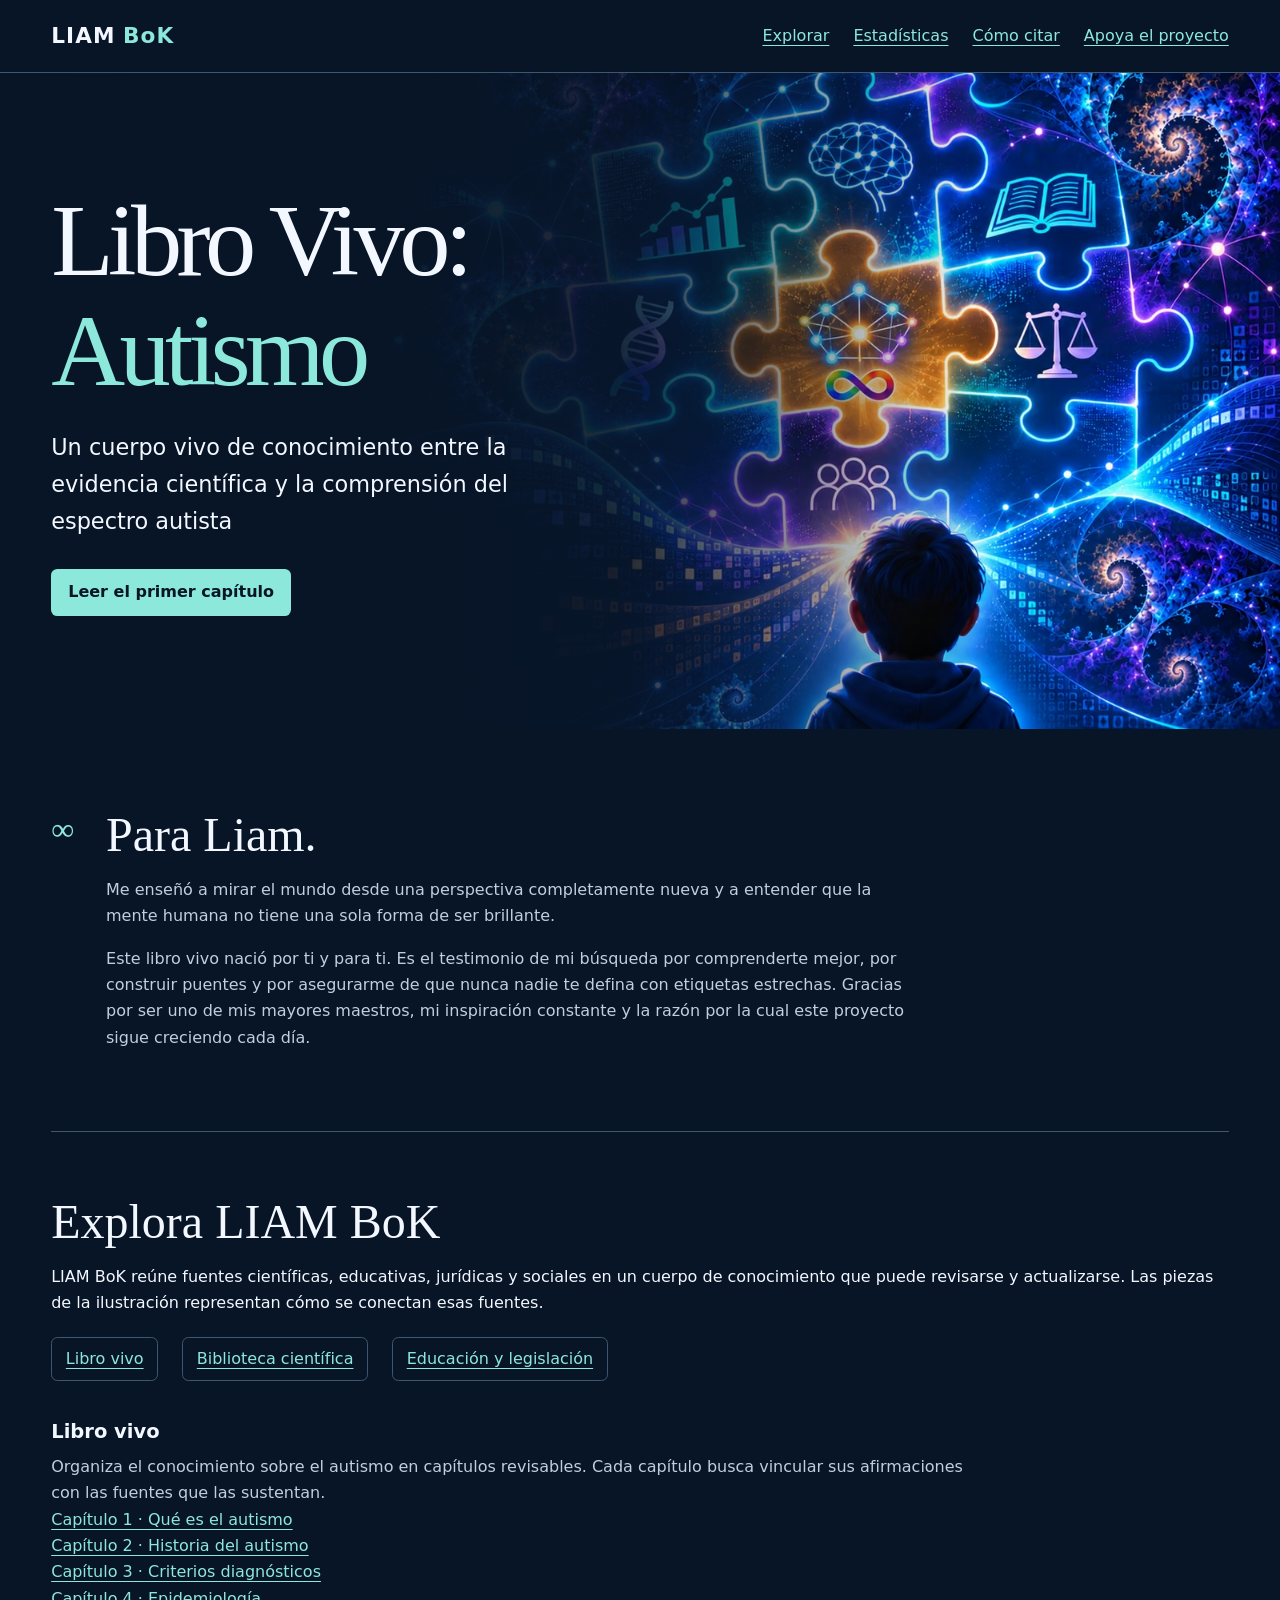
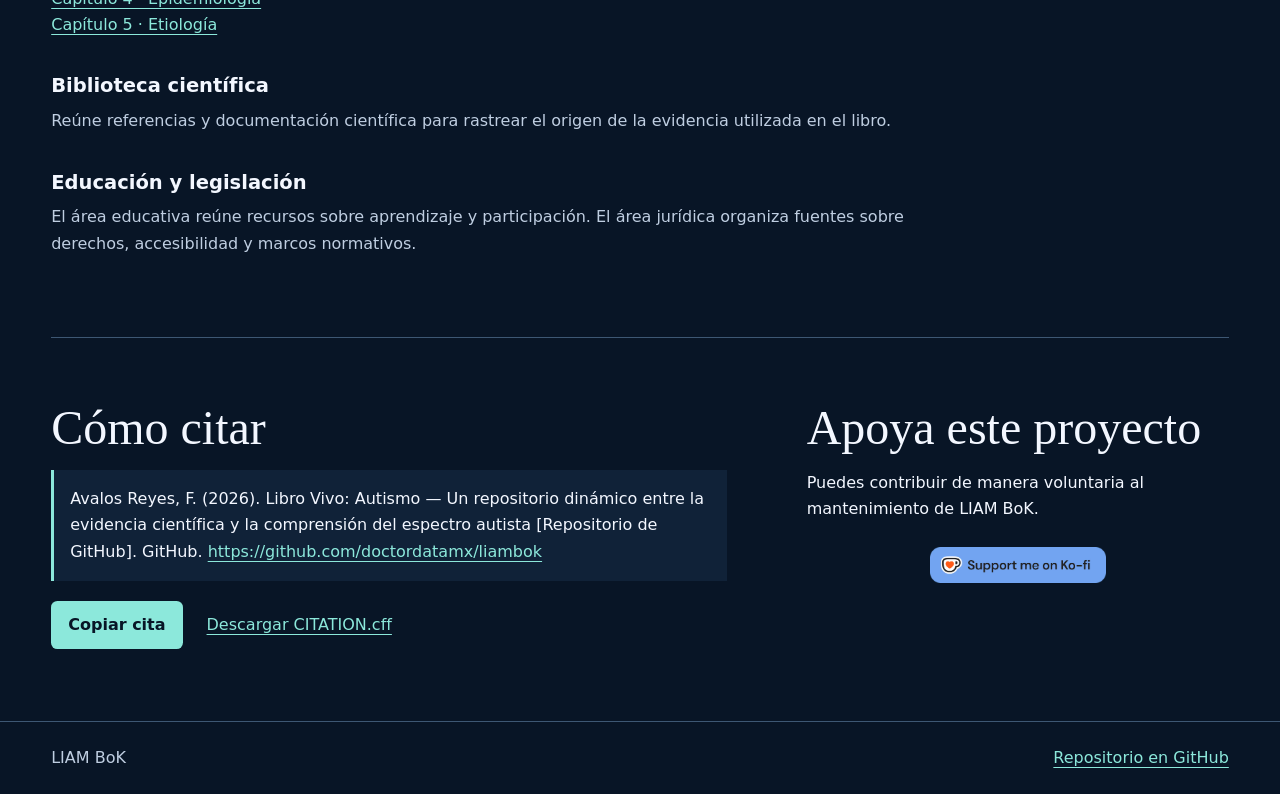
<file: index.html>
<!doctype html>
<html lang="es">
<head>
  <meta charset="utf-8">
  <meta name="viewport" content="width=device-width, initial-scale=1">
  <meta name="theme-color" content="#081526">
  <meta name="description" content="LIAM BoK reúne conocimiento científico, educativo, jurídico y social sobre el autismo.">
  <title>Libro Vivo: Autismo | LIAM BoK</title>
  <link rel="stylesheet" href="styles.css?v=2">
  <script src="citation.js" defer></script>
</head>
<body>
  <a class="skip" href="#contenido">Saltar al contenido</a>
  <header class="masthead">
    <div class="shell bar">
      <a class="brand" href="./">LIAM <span>BoK</span></a>
      <nav aria-label="Navegación principal">
        <a href="#explorar">Explorar</a>
        <a href="estadisticas.html">Estadísticas</a>
        <a href="#como-citar">Cómo citar</a>
        <a href="#apoyo">Apoya el proyecto</a>
      </nav>
    </div>
  </header>
  <main id="contenido">
    <section class="hero" aria-labelledby="titulo">
      <picture class="hero-art">
        <source media="(max-width: 39rem)" type="image/avif" srcset="portada-800.avif">
        <source type="image/avif" srcset="portada-800.avif 800w, portada.avif 1600w" sizes="100vw">
        <img src="portada.webp" alt="" width="1600" height="900" fetchpriority="high">
      </picture>
      <div class="shell hero-inner">
        <div class="hero-copy">
          <h1 id="titulo">Libro Vivo:<br><span>Autismo</span></h1>
          <p>Un cuerpo vivo de conocimiento entre la evidencia científica y la comprensión del espectro autista</p>
          <a class="primary" href="capitulo-01.html">Leer el primer capítulo</a>
        </div>
      </div>
    </section>
    <div class="shell">
      <section class="dedication" aria-labelledby="para-liam">
        <span class="infinity" aria-hidden="true">∞</span>
        <div>
          <h2 id="para-liam">Para Liam.</h2>
          <p>Me enseñó a mirar el mundo desde una perspectiva completamente nueva y a entender que la mente humana no tiene una sola forma de ser brillante.</p>
          <p>Este libro vivo nació por ti y para ti. Es el testimonio de mi búsqueda por comprenderte mejor, por construir puentes y por asegurarme de que nunca nadie te defina con etiquetas estrechas. Gracias por ser uno de mis mayores maestros, mi inspiración constante y la razón por la cual este proyecto sigue creciendo cada día.</p>
        </div>
      </section>
      <section class="section" id="explorar" aria-labelledby="explorar-titulo">
        <h2 id="explorar-titulo">Explora LIAM BoK</h2>
        <p>LIAM BoK reúne fuentes científicas, educativas, jurídicas y sociales en un cuerpo de conocimiento que puede revisarse y actualizarse. Las piezas de la ilustración representan cómo se conectan esas fuentes.</p>
        <nav class="topics" aria-label="Áreas del cuerpo de conocimiento">
          <a href="#libro">Libro vivo</a>
          <a href="#biblioteca">Biblioteca científica</a>
          <a href="#educacion-legislacion">Educación y legislación</a>
        </nav>
        <div class="area" id="libro">
          <h3>Libro vivo</h3>
          <p>Organiza el conocimiento sobre el autismo en capítulos revisables. Cada capítulo busca vincular sus afirmaciones con las fuentes que las sustentan.</p>
          <p><a href="capitulo-01.html">Capítulo 1 · Qué es el autismo</a></p>
          <p><a href="capitulo-02.html">Capítulo 2 · Historia del autismo</a></p>
          <p><a href="capitulo-03.html">Capítulo 3 · Criterios diagnósticos</a></p>
          <p><a href="capitulo-04.html">Capítulo 4 · Epidemiología</a></p>
          <p><a href="capitulo-05.html">Capítulo 5 · Etiología</a></p>
        </div>
        <div class="area" id="biblioteca">
          <h3>Biblioteca científica</h3>
          <p>Reúne referencias y documentación científica para rastrear el origen de la evidencia utilizada en el libro.</p>
        </div>
        <div class="area" id="educacion-legislacion">
          <h3>Educación y legislación</h3>
          <p>El área educativa reúne recursos sobre aprendizaje y participación. El área jurídica organiza fuentes sobre derechos, accesibilidad y marcos normativos.</p>
        </div>
      </section>
      <div class="closing">
        <section id="como-citar" aria-labelledby="cita-titulo">
          <h2 id="cita-titulo">Cómo citar</h2>
          <p class="citation" id="cita">Avalos Reyes, F. (2026). Libro Vivo: Autismo — Un repositorio dinámico entre la evidencia científica y la comprensión del espectro autista [Repositorio de GitHub]. GitHub. <a href="https://github.com/doctordatamx/liambok">https://github.com/doctordatamx/liambok</a></p>
          <div class="actions">
            <button type="button" id="copiar-cita" hidden>Copiar cita</button>
            <a href="CITATION.cff" download>Descargar CITATION.cff</a>
          </div>
          <p id="estado-cita" role="status"></p>
        </section>
        <section id="apoyo" aria-labelledby="apoyo-titulo">
          <h2 id="apoyo-titulo">Apoya este proyecto</h2>
          <p>Puedes contribuir de manera voluntaria al mantenimiento de LIAM BoK.</p>
          <a class="kofi" href="https://ko-fi.com/A5X5242156"><img src="kofi.avif" alt="Apoyar en Ko-fi" width="980" height="198" loading="lazy"></a>
        </section>
      </div>
    </div>
  </main>
  <footer><div class="shell bar"><span>LIAM BoK</span><a href="https://github.com/doctordatamx/liambok">Repositorio en GitHub</a></div></footer>
</body>
</html>
</file>
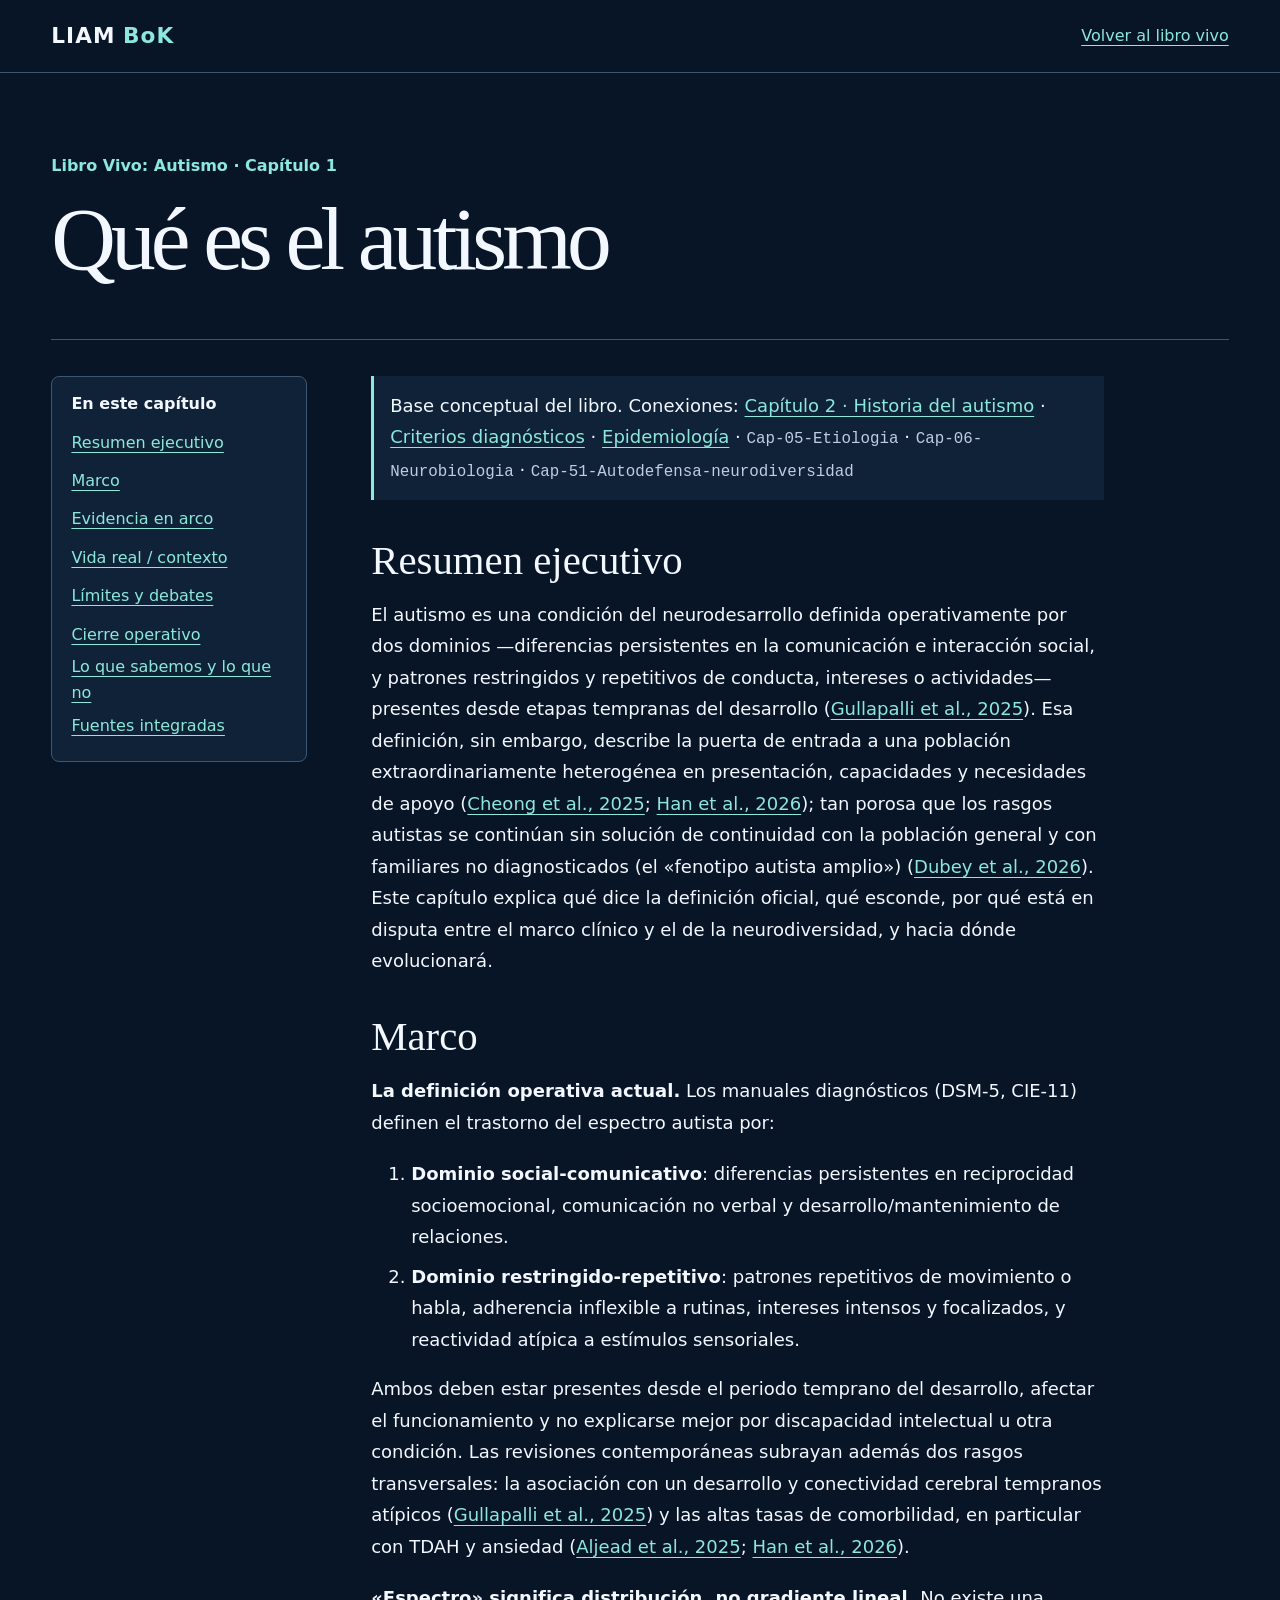
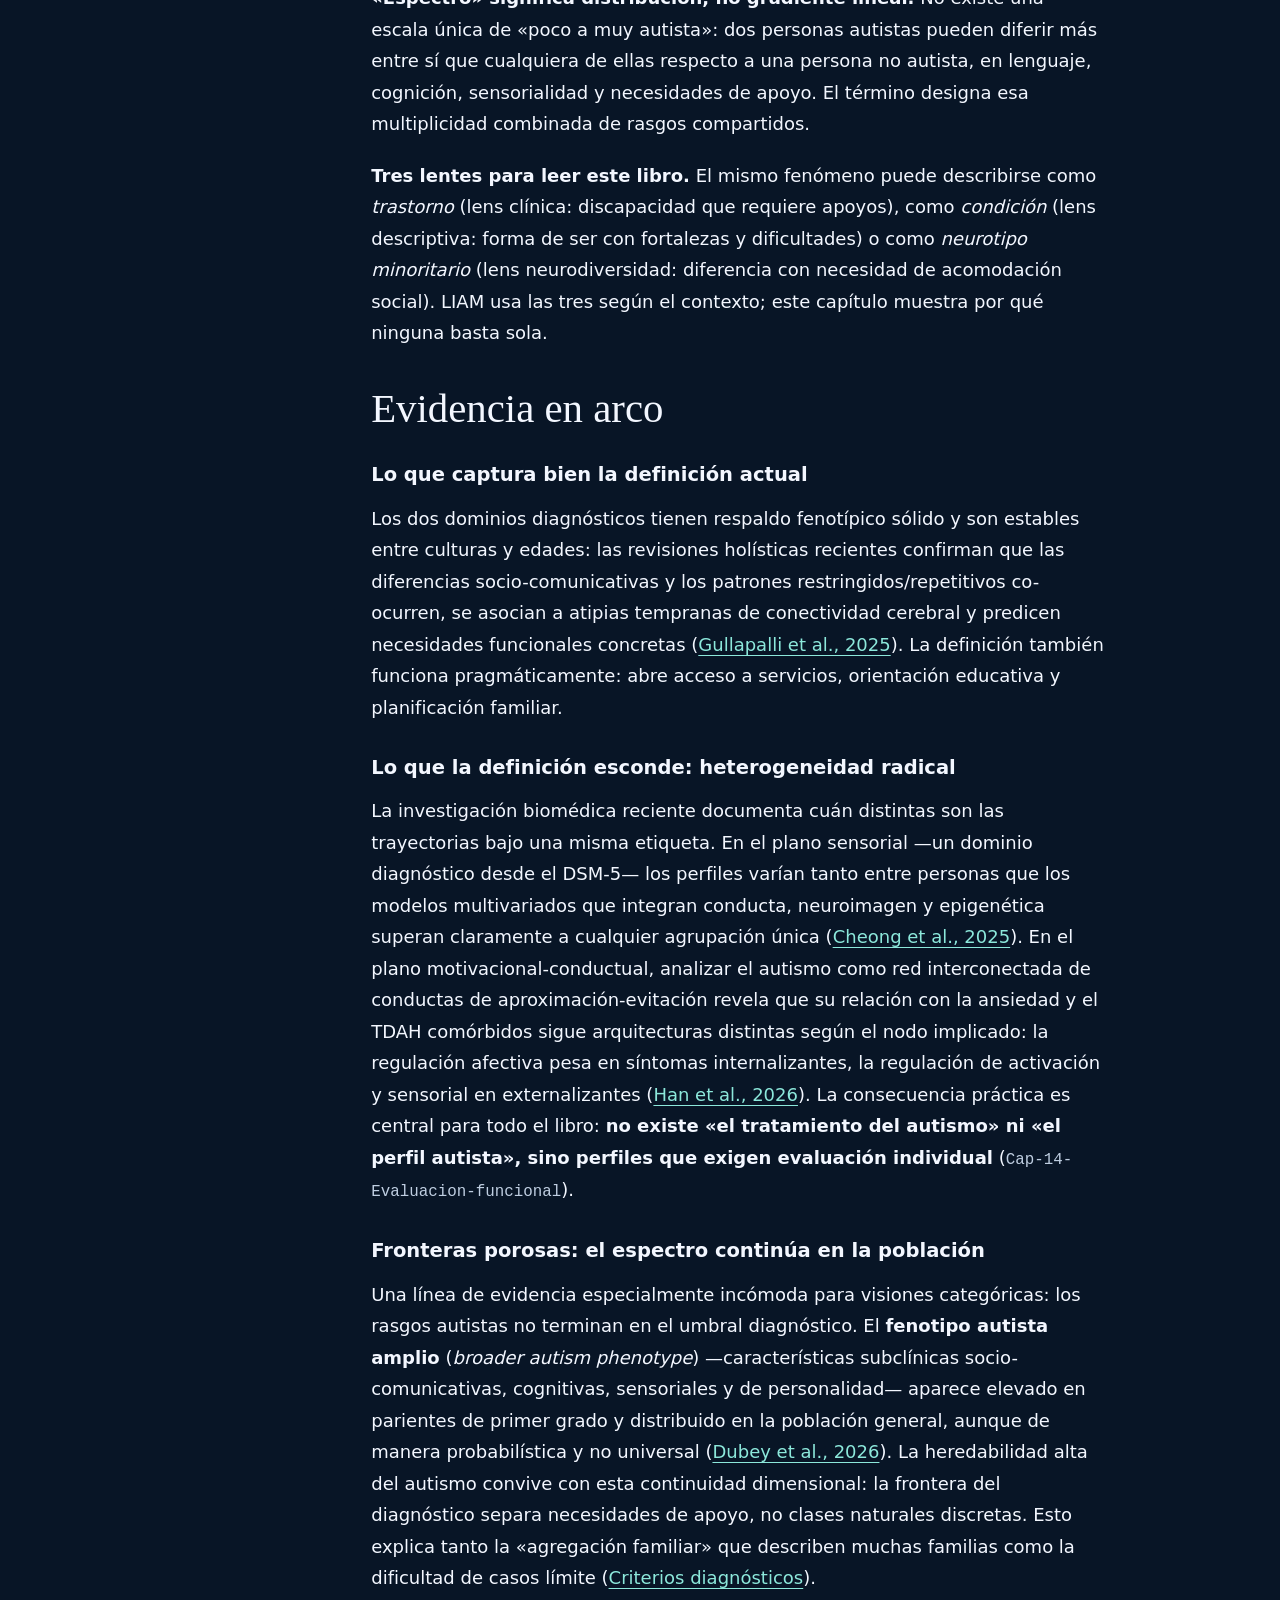
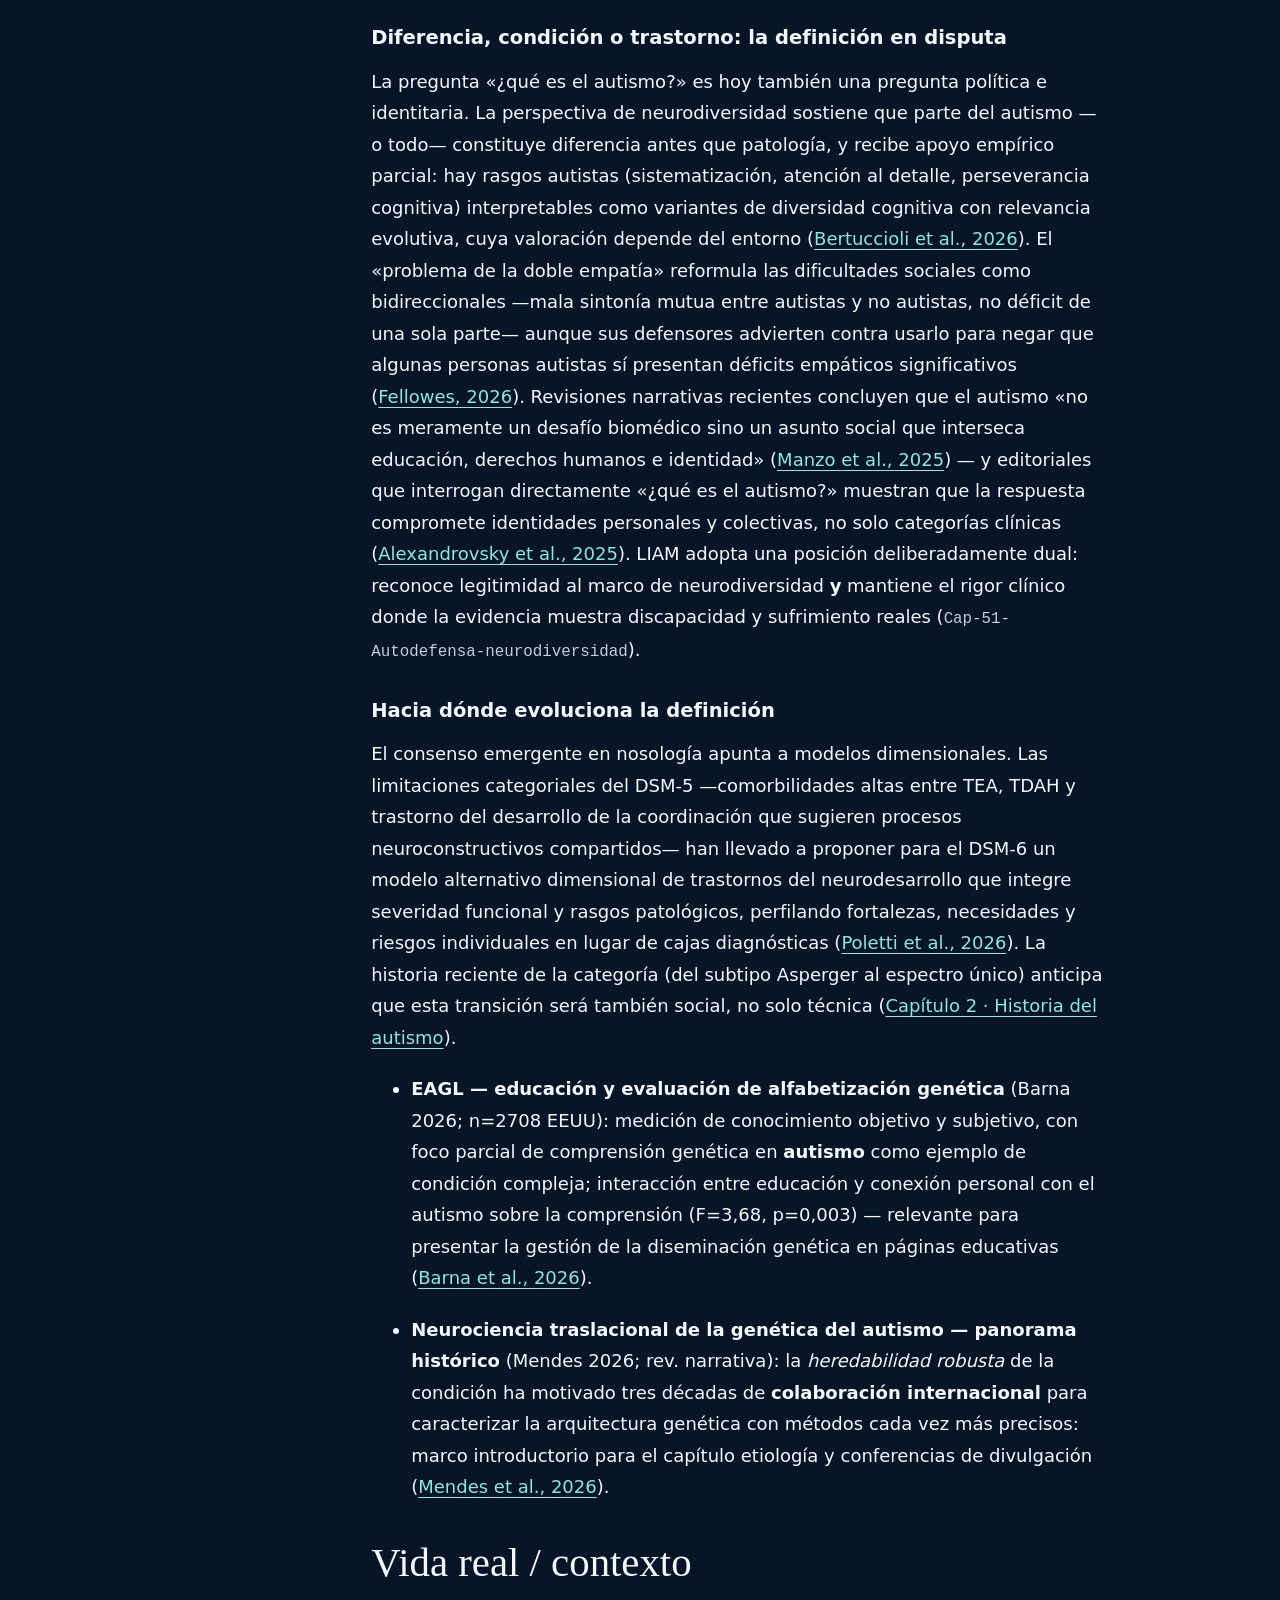
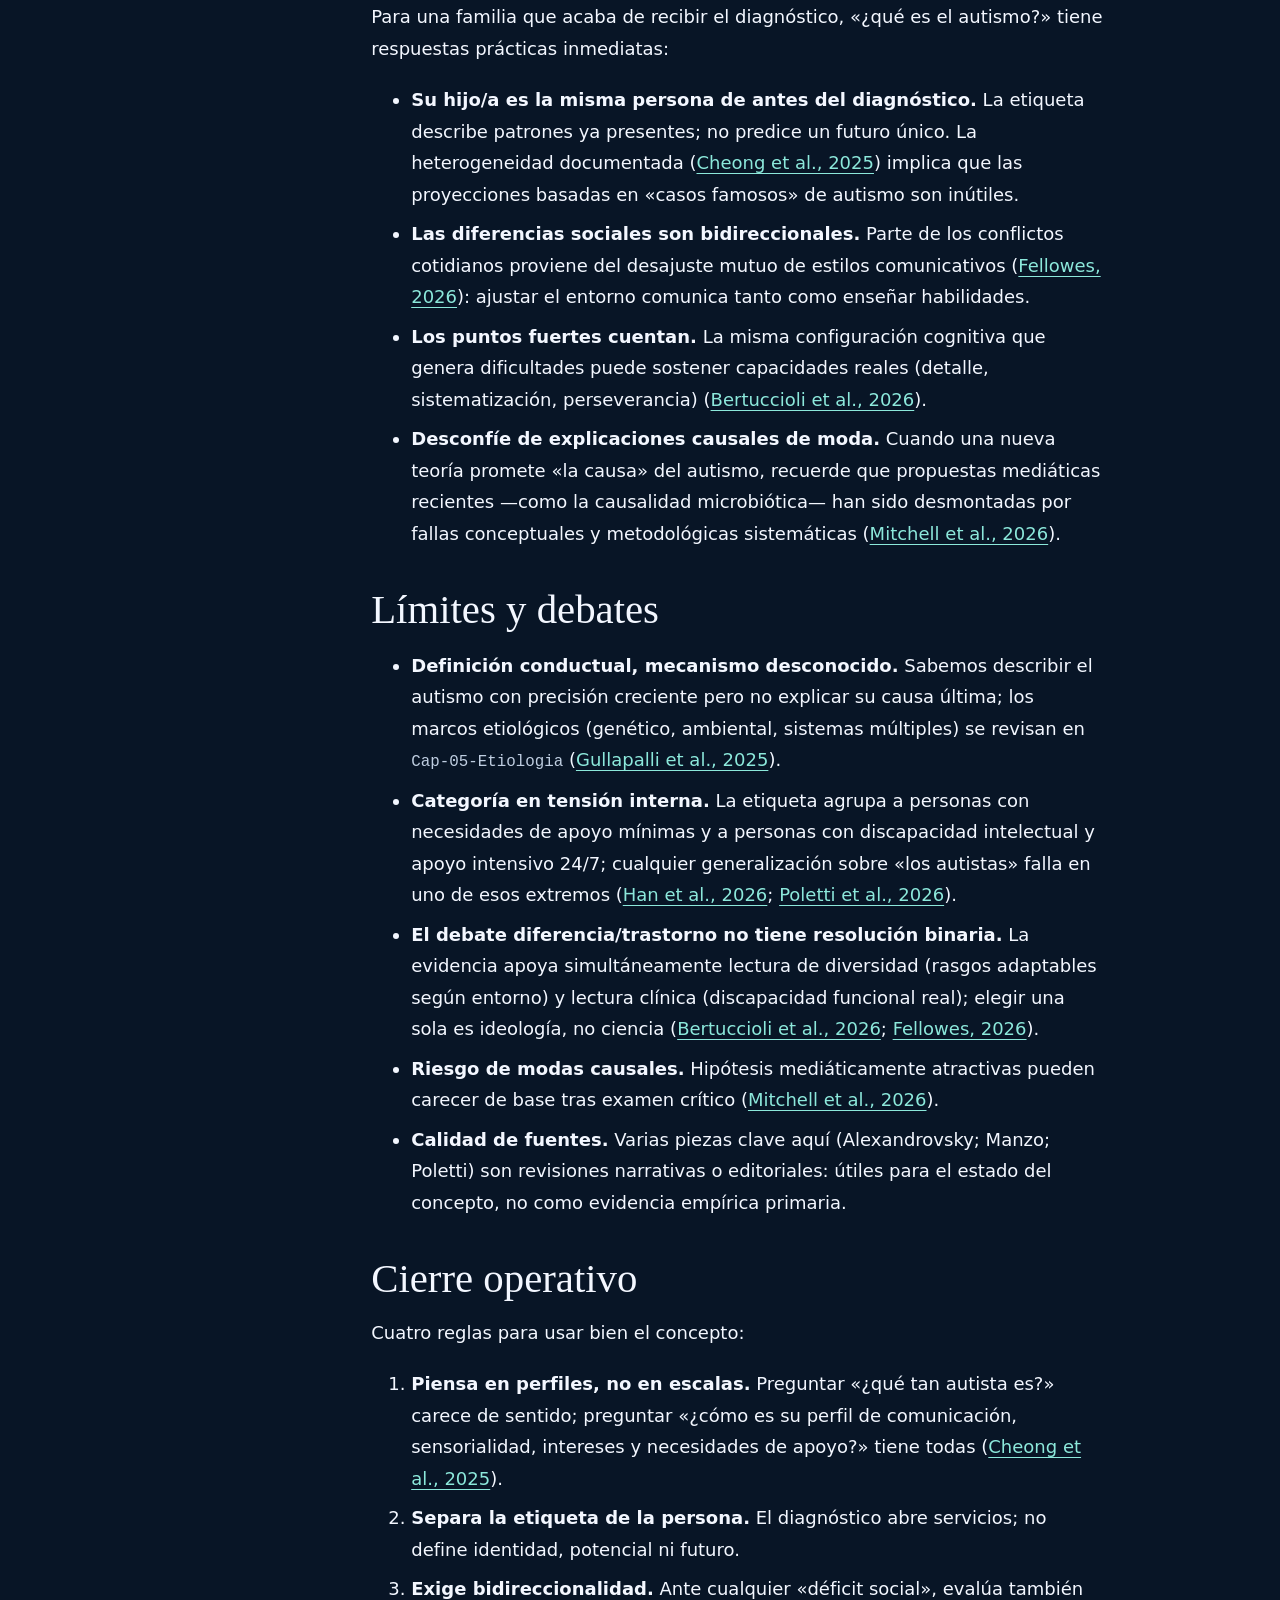
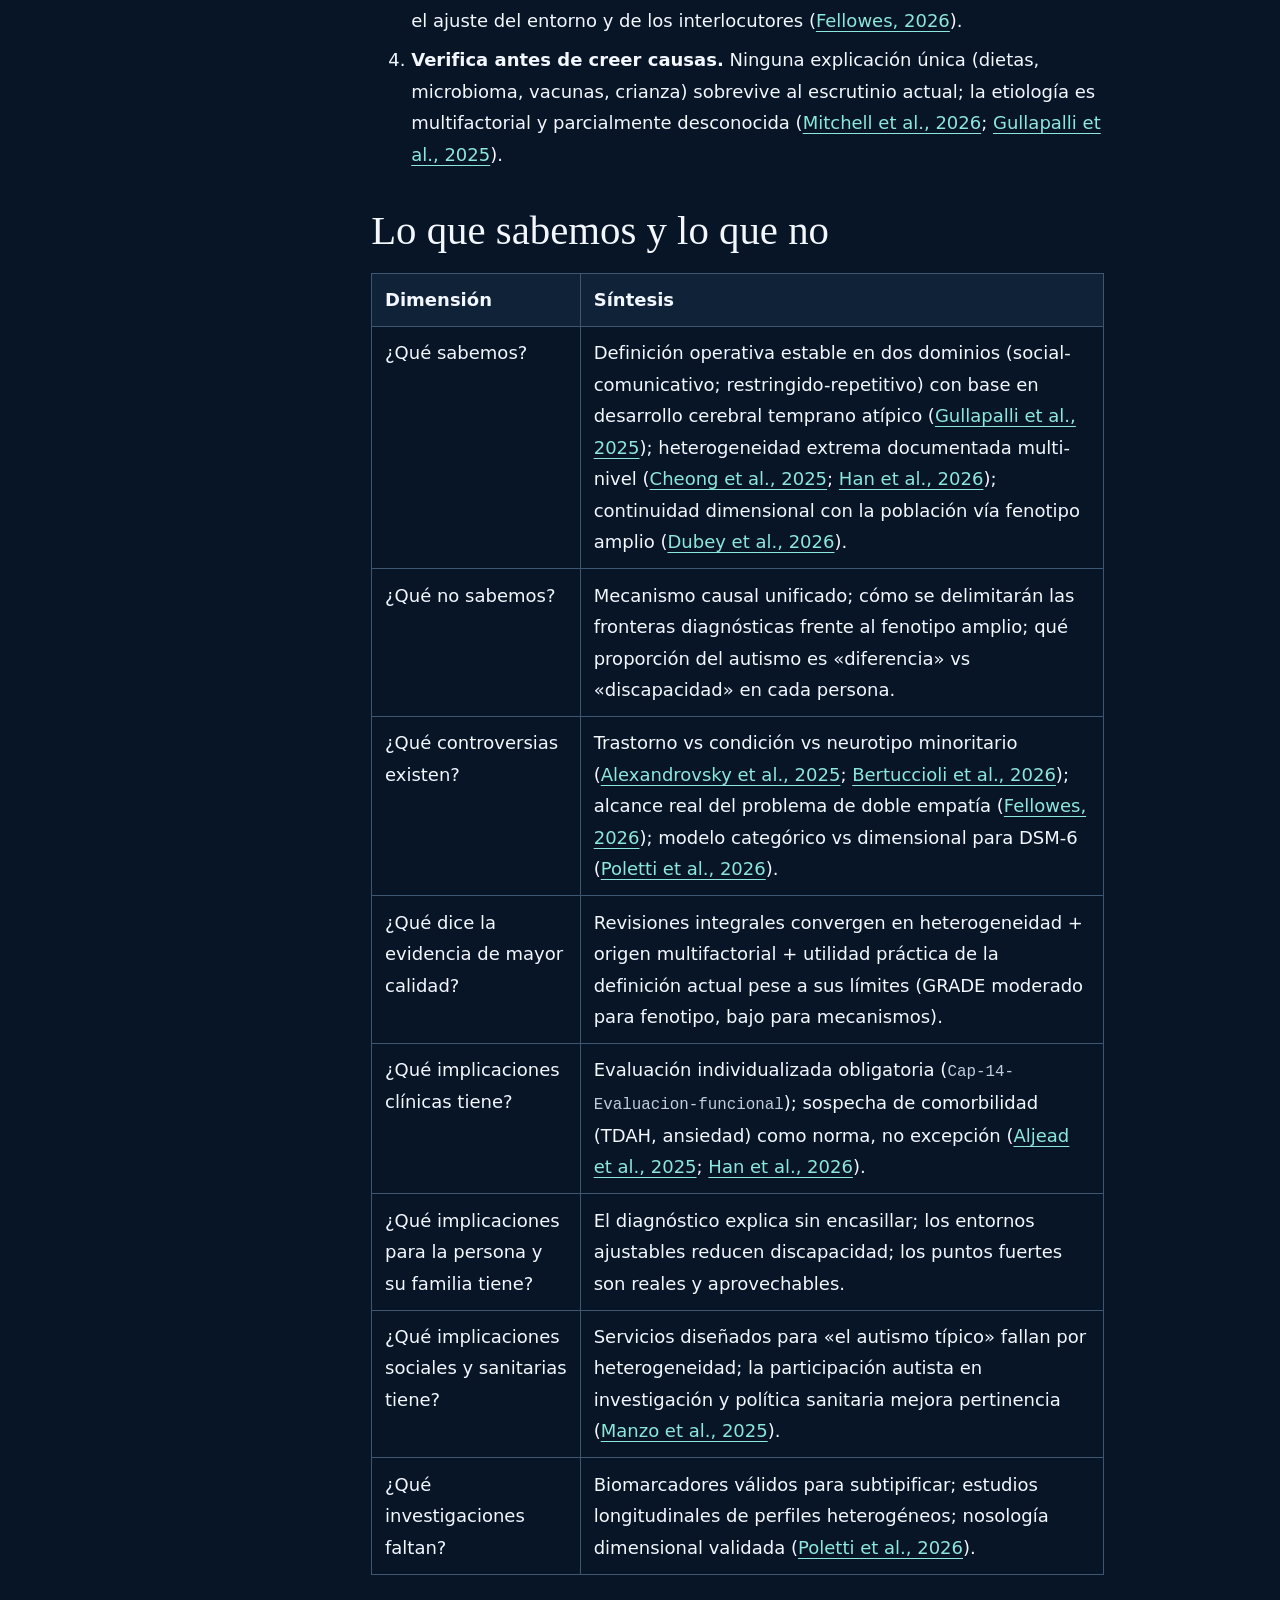
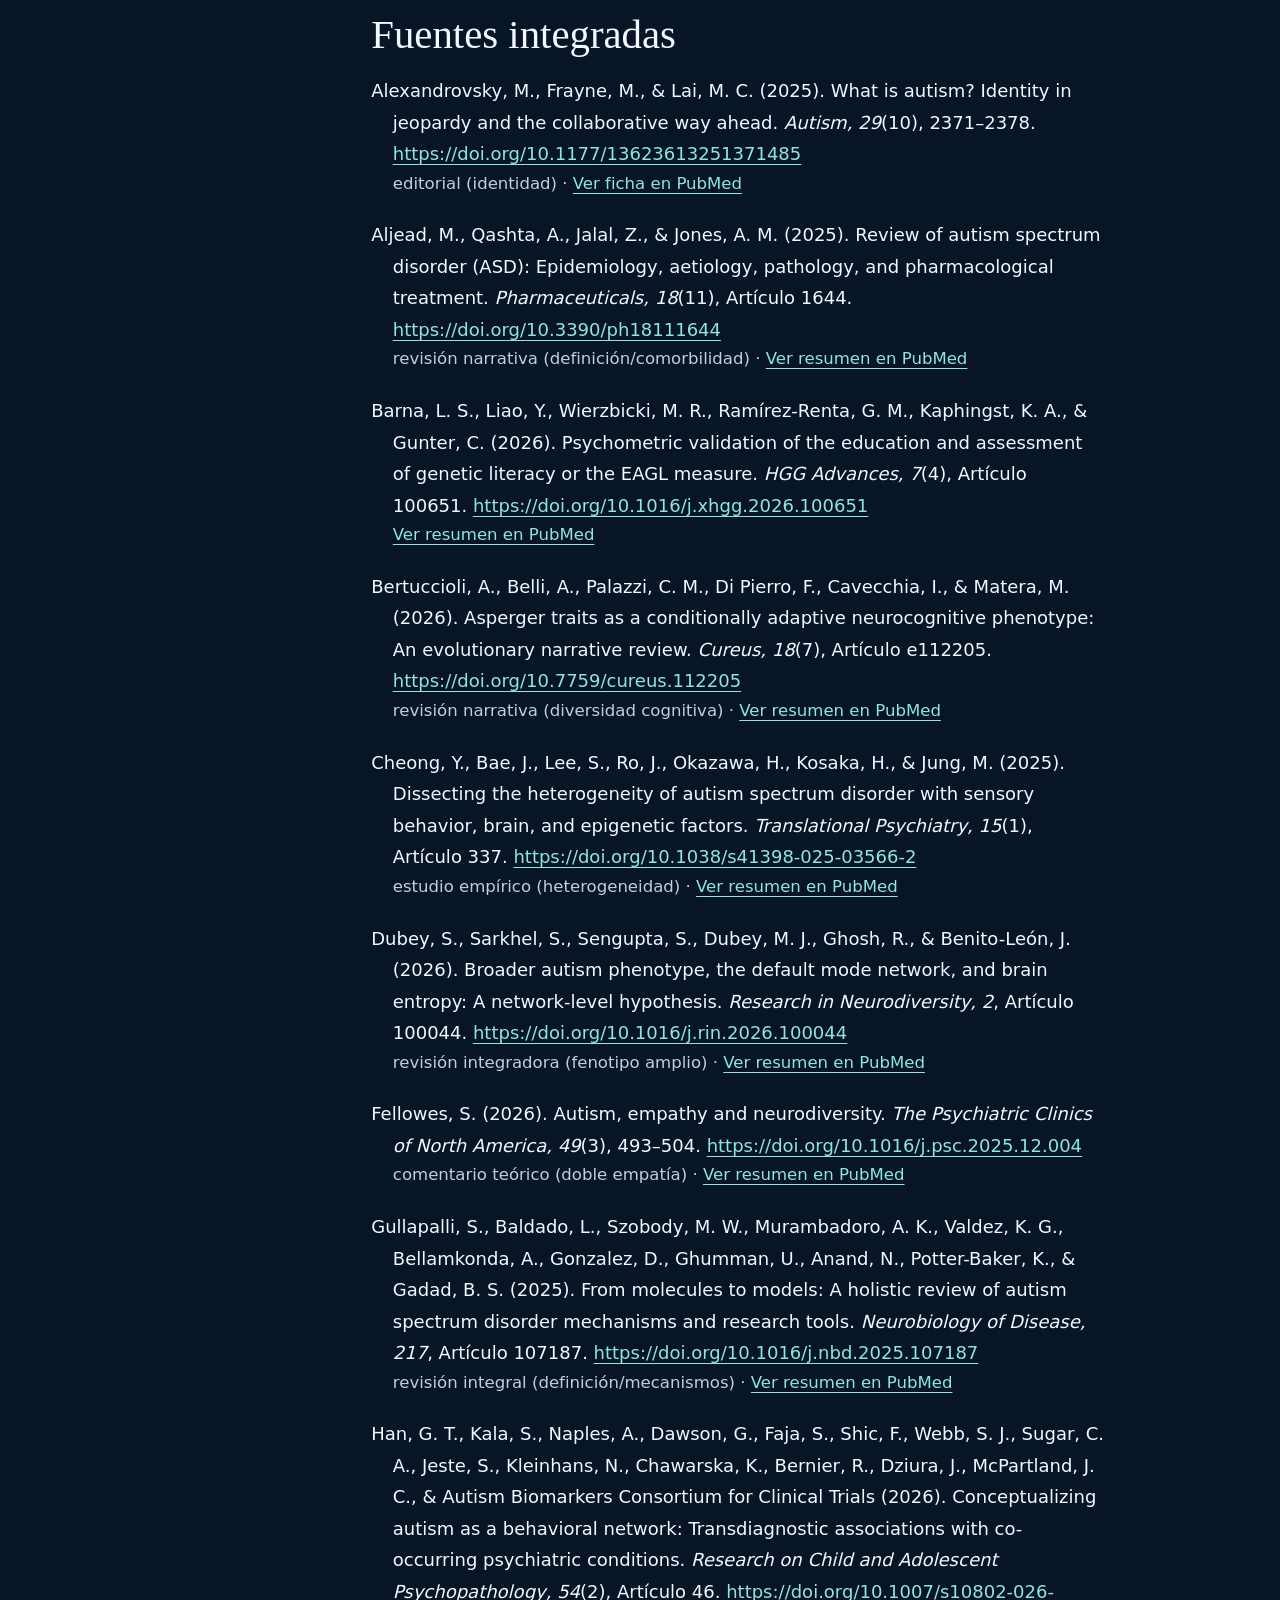
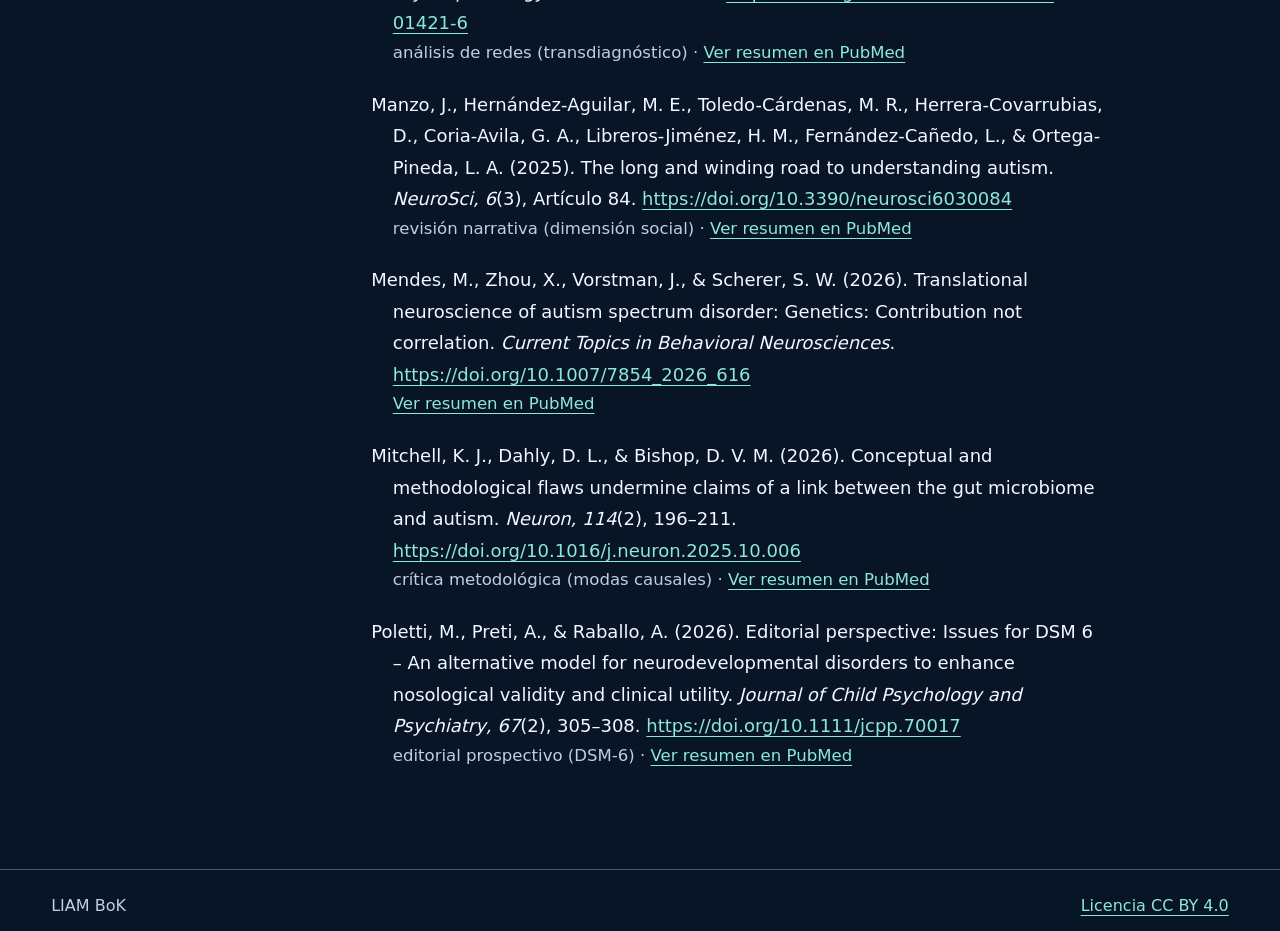
<file: capitulo-01.html>
<!doctype html>
<html lang="es">
<head>
  <meta charset="utf-8">
  <meta name="viewport" content="width=device-width, initial-scale=1">
  <meta name="theme-color" content="#081526">
  <meta name="description" content="Lee Qué es el autismo, el primer capítulo de Libro Vivo: Autismo de LIAM BoK.">
  <title>Qué es el autismo | LIAM BoK</title>
  <link rel="stylesheet" href="styles.css?v=2">
  <link rel="stylesheet" href="capitulo.css?v=3">
</head>
<body>
  <a class="skip" href="#contenido">Saltar al contenido</a>
  <header class="masthead">
    <div class="shell bar">
      <a class="brand" href="./">LIAM <span>BoK</span></a>
      <nav aria-label="Navegación principal"><a href="./#libro">Volver al libro vivo</a></nav>
    </div>
  </header>
  <main id="contenido" class="shell chapter">
    <header class="chapter-heading">
      <p class="chapter-label">Libro Vivo: Autismo · Capítulo 1</p>
      <h1>Qué es el autismo</h1>
    </header>
    <div class="reading-layout">
      <nav class="chapter-toc" aria-label="En este capítulo">
        <h2>En este capítulo</h2>
        <ul><li><a href="#resumen-ejecutivo">Resumen ejecutivo</a></li>
<li><a href="#marco">Marco</a></li>
<li><a href="#evidencia-en-arco">Evidencia en arco</a></li>
<li><a href="#vida-real-contexto">Vida real / contexto</a></li>
<li><a href="#limites-y-debates">Límites y debates</a></li>
<li><a href="#cierre-operativo">Cierre operativo</a></li>
<li><a href="#lo-que-sabemos-y-lo-que-no">Lo que sabemos y lo que no</a></li>
<li><a href="#fuentes-integradas">Fuentes integradas</a></li></ul>
      </nav>
      <article class="chapter-text" aria-label="Texto del capítulo">
<blockquote>
<p>Base conceptual del libro. Conexiones: <a href="capitulo-02.html">Capítulo 2 · Historia del autismo</a> · <a href="capitulo-03.html">Criterios diagnósticos</a> · <a href="capitulo-04.html">Epidemiología</a> · <code>Cap-05-Etiologia</code> · <code>Cap-06-Neurobiologia</code> · <code>Cap-51-Autodefensa-neurodiversidad</code></p>
</blockquote>
<h2 id="resumen-ejecutivo">Resumen ejecutivo</h2>
<p>El autismo es una condición del neurodesarrollo definida operativamente por dos dominios —diferencias persistentes en la comunicación e interacción social, y patrones restringidos y repetitivos de conducta, intereses o actividades— presentes desde etapas tempranas del desarrollo (<a href="#ref-gullapalli2025molecules">Gullapalli et al., 2025</a>). Esa definición, sin embargo, describe la puerta de entrada a una población extraordinariamente heterogénea en presentación, capacidades y necesidades de apoyo (<a href="#ref-cheong2025dissecting">Cheong et al., 2025</a>; <a href="#ref-han2026conceptualizing">Han et al., 2026</a>); tan porosa que los rasgos autistas se continúan sin solución de continuidad con la población general y con familiares no diagnosticados (el «fenotipo autista amplio») (<a href="#ref-dubey2026broader">Dubey et al., 2026</a>). Este capítulo explica qué dice la definición oficial, qué esconde, por qué está en disputa entre el marco clínico y el de la neurodiversidad, y hacia dónde evolucionará.</p>
<h2 id="marco">Marco</h2>
<p><strong>La definición operativa actual.</strong> Los manuales diagnósticos (DSM-5, CIE-11) definen el trastorno del espectro autista por:</p>
<ol>
<li><strong>Dominio social-comunicativo</strong>: diferencias persistentes en reciprocidad socioemocional, comunicación no verbal y desarrollo/mantenimiento de relaciones.</li>
<li><strong>Dominio restringido-repetitivo</strong>: patrones repetitivos de movimiento o habla, adherencia inflexible a rutinas, intereses intensos y focalizados, y reactividad atípica a estímulos sensoriales.</li>
</ol>
<p>Ambos deben estar presentes desde el periodo temprano del desarrollo, afectar el funcionamiento y no explicarse mejor por discapacidad intelectual u otra condición. Las revisiones contemporáneas subrayan además dos rasgos transversales: la asociación con un desarrollo y conectividad cerebral tempranos atípicos (<a href="#ref-gullapalli2025molecules">Gullapalli et al., 2025</a>) y las altas tasas de comorbilidad, en particular con TDAH y ansiedad (<a href="#ref-aljead2025review">Aljead et al., 2025</a>; <a href="#ref-han2026conceptualizing">Han et al., 2026</a>).</p>
<p><strong>«Espectro» significa distribución, no gradiente lineal.</strong> No existe una escala única de «poco a muy autista»: dos personas autistas pueden diferir más entre sí que cualquiera de ellas respecto a una persona no autista, en lenguaje, cognición, sensorialidad y necesidades de apoyo. El término designa esa multiplicidad combinada de rasgos compartidos.</p>
<p><strong>Tres lentes para leer este libro.</strong> El mismo fenómeno puede describirse como <em>trastorno</em> (lens clínica: discapacidad que requiere apoyos), como <em>condición</em> (lens descriptiva: forma de ser con fortalezas y dificultades) o como <em>neurotipo minoritario</em> (lens neurodiversidad: diferencia con necesidad de acomodación social). LIAM usa las tres según el contexto; este capítulo muestra por qué ninguna basta sola.</p>
<h2 id="evidencia-en-arco">Evidencia en arco</h2>
<h3 id="lo-que-captura-bien-la-definicion-actual">Lo que captura bien la definición actual</h3>
<p>Los dos dominios diagnósticos tienen respaldo fenotípico sólido y son estables entre culturas y edades: las revisiones holísticas recientes confirman que las diferencias socio-comunicativas y los patrones restringidos/repetitivos co-ocurren, se asocian a atipias tempranas de conectividad cerebral y predicen necesidades funcionales concretas (<a href="#ref-gullapalli2025molecules">Gullapalli et al., 2025</a>). La definición también funciona pragmáticamente: abre acceso a servicios, orientación educativa y planificación familiar.</p>
<h3 id="lo-que-la-definicion-esconde-heterogeneidad-radical">Lo que la definición esconde: heterogeneidad radical</h3>
<p>La investigación biomédica reciente documenta cuán distintas son las trayectorias bajo una misma etiqueta. En el plano sensorial —un dominio diagnóstico desde el DSM-5— los perfiles varían tanto entre personas que los modelos multivariados que integran conducta, neuroimagen y epigenética superan claramente a cualquier agrupación única (<a href="#ref-cheong2025dissecting">Cheong et al., 2025</a>). En el plano motivacional-conductual, analizar el autismo como red interconectada de conductas de aproximación-evitación revela que su relación con la ansiedad y el TDAH comórbidos sigue arquitecturas distintas según el nodo implicado: la regulación afectiva pesa en síntomas internalizantes, la regulación de activación y sensorial en externalizantes (<a href="#ref-han2026conceptualizing">Han et al., 2026</a>). La consecuencia práctica es central para todo el libro: <strong>no existe «el tratamiento del autismo» ni «el perfil autista», sino perfiles que exigen evaluación individual</strong> (<code>Cap-14-Evaluacion-funcional</code>).</p>
<h3 id="fronteras-porosas-el-espectro-continua-en-la-poblacion">Fronteras porosas: el espectro continúa en la población</h3>
<p>Una línea de evidencia especialmente incómoda para visiones categóricas: los rasgos autistas no terminan en el umbral diagnóstico. El <strong>fenotipo autista amplio</strong> (<em>broader autism phenotype</em>) —características subclínicas socio-comunicativas, cognitivas, sensoriales y de personalidad— aparece elevado en parientes de primer grado y distribuido en la población general, aunque de manera probabilística y no universal (<a href="#ref-dubey2026broader">Dubey et al., 2026</a>). La heredabilidad alta del autismo convive con esta continuidad dimensional: la frontera del diagnóstico separa necesidades de apoyo, no clases naturales discretas. Esto explica tanto la «agregación familiar» que describen muchas familias como la dificultad de casos límite (<a href="capitulo-03.html">Criterios diagnósticos</a>).</p>
<h3 id="diferencia-condicion-o-trastorno-la-definicion-en-disputa">Diferencia, condición o trastorno: la definición en disputa</h3>
<p>La pregunta «¿qué es el autismo?» es hoy también una pregunta política e identitaria. La perspectiva de neurodiversidad sostiene que parte del autismo —o todo— constituye diferencia antes que patología, y recibe apoyo empírico parcial: hay rasgos autistas (sistematización, atención al detalle, perseverancia cognitiva) interpretables como variantes de diversidad cognitiva con relevancia evolutiva, cuya valoración depende del entorno (<a href="#ref-bertuccioli2026asperger">Bertuccioli et al., 2026</a>). El «problema de la doble empatía» reformula las dificultades sociales como bidireccionales —mala sintonía mutua entre autistas y no autistas, no déficit de una sola parte— aunque sus defensores advierten contra usarlo para negar que algunas personas autistas sí presentan déficits empáticos significativos (<a href="#ref-fellowes2026autism">Fellowes, 2026</a>). Revisiones narrativas recientes concluyen que el autismo «no es meramente un desafío biomédico sino un asunto social que interseca educación, derechos humanos e identidad» (<a href="#ref-manzo2025long">Manzo et al., 2025</a>) — y editoriales que interrogan directamente «¿qué es el autismo?» muestran que la respuesta compromete identidades personales y colectivas, no solo categorías clínicas (<a href="#ref-alexandrovsky2025what">Alexandrovsky et al., 2025</a>). LIAM adopta una posición deliberadamente dual: reconoce legitimidad al marco de neurodiversidad <strong>y</strong> mantiene el rigor clínico donde la evidencia muestra discapacidad y sufrimiento reales (<code>Cap-51-Autodefensa-neurodiversidad</code>).</p>
<h3 id="hacia-donde-evoluciona-la-definicion">Hacia dónde evoluciona la definición</h3>
<p>El consenso emergente en nosología apunta a modelos dimensionales. Las limitaciones categoriales del DSM-5 —comorbilidades altas entre TEA, TDAH y trastorno del desarrollo de la coordinación que sugieren procesos neuroconstructivos compartidos— han llevado a proponer para el DSM-6 un modelo alternativo dimensional de trastornos del neurodesarrollo que integre severidad funcional y rasgos patológicos, perfilando fortalezas, necesidades y riesgos individuales en lugar de cajas diagnósticas (<a href="#ref-poletti2026editorial">Poletti et al., 2026</a>). La historia reciente de la categoría (del subtipo Asperger al espectro único) anticipa que esta transición será también social, no solo técnica (<a href="capitulo-02.html">Capítulo 2 · Historia del autismo</a>).</p>
<ul>
<li>
<p><strong>EAGL — educación y evaluación de alfabetización genética</strong> (Barna 2026; n=2708 EEUU): medición de conocimiento objetivo y subjetivo, con foco parcial de comprensión genética en <strong>autismo</strong> como ejemplo de condición compleja; interacción entre educación y conexión personal con el autismo sobre la comprensión (F=3,68, p=0,003) — relevante para presentar la gestión de la diseminación genética en páginas educativas (<a href="#ref-barna2026psychometric">Barna et al., 2026</a>).</p>
</li>
<li>
<p><strong>Neurociencia traslacional de la genética del autismo — panorama histórico</strong> (Mendes 2026; rev. narrativa): la <em>heredabilidad robusta</em> de la condición ha motivado tres décadas de <strong>colaboración internacional</strong> para caracterizar la arquitectura genética con métodos cada vez más precisos: marco introductorio para el capítulo etiología y conferencias de divulgación (<a href="#ref-mendes2026translational">Mendes et al., 2026</a>).</p>
</li>
</ul>
<h2 id="vida-real-contexto">Vida real / contexto</h2>
<p>Para una familia que acaba de recibir el diagnóstico, «¿qué es el autismo?» tiene respuestas prácticas inmediatas:</p>
<ul>
<li><strong>Su hijo/a es la misma persona de antes del diagnóstico.</strong> La etiqueta describe patrones ya presentes; no predice un futuro único. La heterogeneidad documentada (<a href="#ref-cheong2025dissecting">Cheong et al., 2025</a>) implica que las proyecciones basadas en «casos famosos» de autismo son inútiles.</li>
<li><strong>Las diferencias sociales son bidireccionales.</strong> Parte de los conflictos cotidianos proviene del desajuste mutuo de estilos comunicativos (<a href="#ref-fellowes2026autism">Fellowes, 2026</a>): ajustar el entorno comunica tanto como enseñar habilidades.</li>
<li><strong>Los puntos fuertes cuentan.</strong> La misma configuración cognitiva que genera dificultades puede sostener capacidades reales (detalle, sistematización, perseverancia) (<a href="#ref-bertuccioli2026asperger">Bertuccioli et al., 2026</a>).</li>
<li><strong>Desconfíe de explicaciones causales de moda.</strong> Cuando una nueva teoría promete «la causa» del autismo, recuerde que propuestas mediáticas recientes —como la causalidad microbiótica— han sido desmontadas por fallas conceptuales y metodológicas sistemáticas (<a href="#ref-mitchell2026conceptual">Mitchell et al., 2026</a>).</li>
</ul>
<h2 id="limites-y-debates">Límites y debates</h2>
<ul>
<li><strong>Definición conductual, mecanismo desconocido.</strong> Sabemos describir el autismo con precisión creciente pero no explicar su causa última; los marcos etiológicos (genético, ambiental, sistemas múltiples) se revisan en <code>Cap-05-Etiologia</code> (<a href="#ref-gullapalli2025molecules">Gullapalli et al., 2025</a>).</li>
<li><strong>Categoría en tensión interna.</strong> La etiqueta agrupa a personas con necesidades de apoyo mínimas y a personas con discapacidad intelectual y apoyo intensivo 24/7; cualquier generalización sobre «los autistas» falla en uno de esos extremos (<a href="#ref-han2026conceptualizing">Han et al., 2026</a>; <a href="#ref-poletti2026editorial">Poletti et al., 2026</a>).</li>
<li><strong>El debate diferencia/trastorno no tiene resolución binaria.</strong> La evidencia apoya simultáneamente lectura de diversidad (rasgos adaptables según entorno) y lectura clínica (discapacidad funcional real); elegir una sola es ideología, no ciencia (<a href="#ref-bertuccioli2026asperger">Bertuccioli et al., 2026</a>; <a href="#ref-fellowes2026autism">Fellowes, 2026</a>).</li>
<li><strong>Riesgo de modas causales.</strong> Hipótesis mediáticamente atractivas pueden carecer de base tras examen crítico (<a href="#ref-mitchell2026conceptual">Mitchell et al., 2026</a>).</li>
<li><strong>Calidad de fuentes.</strong> Varias piezas clave aquí (Alexandrovsky; Manzo; Poletti) son revisiones narrativas o editoriales: útiles para el estado del concepto, no como evidencia empírica primaria.</li>
</ul>
<h2 id="cierre-operativo">Cierre operativo</h2>
<p>Cuatro reglas para usar bien el concepto:</p>
<ol>
<li><strong>Piensa en perfiles, no en escalas.</strong> Preguntar «¿qué tan autista es?» carece de sentido; preguntar «¿cómo es su perfil de comunicación, sensorialidad, intereses y necesidades de apoyo?» tiene todas (<a href="#ref-cheong2025dissecting">Cheong et al., 2025</a>).</li>
<li><strong>Separa la etiqueta de la persona.</strong> El diagnóstico abre servicios; no define identidad, potencial ni futuro.</li>
<li><strong>Exige bidireccionalidad.</strong> Ante cualquier «déficit social», evalúa también el ajuste del entorno y de los interlocutores (<a href="#ref-fellowes2026autism">Fellowes, 2026</a>).</li>
<li><strong>Verifica antes de creer causas.</strong> Ninguna explicación única (dietas, microbioma, vacunas, crianza) sobrevive al escrutinio actual; la etiología es multifactorial y parcialmente desconocida (<a href="#ref-mitchell2026conceptual">Mitchell et al., 2026</a>; <a href="#ref-gullapalli2025molecules">Gullapalli et al., 2025</a>).</li>
</ol>
<h2 id="lo-que-sabemos-y-lo-que-no">Lo que sabemos y lo que no</h2>
<div class="table-scroll" role="region" aria-label="Tabla de síntesis" tabindex="0"><table>
<thead>
<tr>
<th>Dimensión</th>
<th>Síntesis</th>
</tr>
</thead>
<tbody>
<tr>
<td>¿Qué sabemos?</td>
<td>Definición operativa estable en dos dominios (social-comunicativo; restringido-repetitivo) con base en desarrollo cerebral temprano atípico (<a href="#ref-gullapalli2025molecules">Gullapalli et al., 2025</a>); heterogeneidad extrema documentada multi-nivel (<a href="#ref-cheong2025dissecting">Cheong et al., 2025</a>; <a href="#ref-han2026conceptualizing">Han et al., 2026</a>); continuidad dimensional con la población vía fenotipo amplio (<a href="#ref-dubey2026broader">Dubey et al., 2026</a>).</td>
</tr>
<tr>
<td>¿Qué no sabemos?</td>
<td>Mecanismo causal unificado; cómo se delimitarán las fronteras diagnósticas frente al fenotipo amplio; qué proporción del autismo es «diferencia» vs «discapacidad» en cada persona.</td>
</tr>
<tr>
<td>¿Qué controversias existen?</td>
<td>Trastorno vs condición vs neurotipo minoritario (<a href="#ref-alexandrovsky2025what">Alexandrovsky et al., 2025</a>; <a href="#ref-bertuccioli2026asperger">Bertuccioli et al., 2026</a>); alcance real del problema de doble empatía (<a href="#ref-fellowes2026autism">Fellowes, 2026</a>); modelo categórico vs dimensional para DSM-6 (<a href="#ref-poletti2026editorial">Poletti et al., 2026</a>).</td>
</tr>
<tr>
<td>¿Qué dice la evidencia de mayor calidad?</td>
<td>Revisiones integrales convergen en heterogeneidad + origen multifactorial + utilidad práctica de la definición actual pese a sus límites (GRADE moderado para fenotipo, bajo para mecanismos).</td>
</tr>
<tr>
<td>¿Qué implicaciones clínicas tiene?</td>
<td>Evaluación individualizada obligatoria (<code>Cap-14-Evaluacion-funcional</code>); sospecha de comorbilidad (TDAH, ansiedad) como norma, no excepción (<a href="#ref-aljead2025review">Aljead et al., 2025</a>; <a href="#ref-han2026conceptualizing">Han et al., 2026</a>).</td>
</tr>
<tr>
<td>¿Qué implicaciones para la persona y su familia tiene?</td>
<td>El diagnóstico explica sin encasillar; los entornos ajustables reducen discapacidad; los puntos fuertes son reales y aprovechables.</td>
</tr>
<tr>
<td>¿Qué implicaciones sociales y sanitarias tiene?</td>
<td>Servicios diseñados para «el autismo típico» fallan por heterogeneidad; la participación autista en investigación y política sanitaria mejora pertinencia (<a href="#ref-manzo2025long">Manzo et al., 2025</a>).</td>
</tr>
<tr>
<td>¿Qué investigaciones faltan?</td>
<td>Biomarcadores válidos para subtipificar; estudios longitudinales de perfiles heterogéneos; nosología dimensional validada (<a href="#ref-poletti2026editorial">Poletti et al., 2026</a>).</td>
</tr>
</tbody>
</table></div>
<h2 id="fuentes-integradas">Fuentes integradas</h2>
<ul class="references" role="list">
<li id="ref-alexandrovsky2025what"><p>Alexandrovsky, M., Frayne, M., &amp; Lai, M. C. (2025). What is autism? Identity in jeopardy and the collaborative way ahead. <em>Autism, 29</em>(10), 2371–2378. <a href="https://doi.org/10.1177/13623613251371485">https://doi.org/10.1177/13623613251371485</a></p>
<p>editorial (identidad) · <a href="https://pubmed.ncbi.nlm.nih.gov/40884212/" aria-label="Ver ficha en PubMed · Alexandrovsky (2025)">Ver ficha en PubMed</a></p></li>
<li id="ref-aljead2025review"><p>Aljead, M., Qashta, A., Jalal, Z., &amp; Jones, A. M. (2025). Review of autism spectrum disorder (ASD): Epidemiology, aetiology, pathology, and pharmacological treatment. <em>Pharmaceuticals, 18</em>(11), Artículo 1644. <a href="https://doi.org/10.3390/ph18111644">https://doi.org/10.3390/ph18111644</a></p>
<p>revisión narrativa (definición/comorbilidad) · <a href="https://pubmed.ncbi.nlm.nih.gov/41304890/#abstract" aria-label="Ver resumen en PubMed · Aljead (2025)">Ver resumen en PubMed</a></p></li>
<li id="ref-barna2026psychometric"><p>Barna, L. S., Liao, Y., Wierzbicki, M. R., Ramírez-Renta, G. M., Kaphingst, K. A., &amp; Gunter, C. (2026). Psychometric validation of the education and assessment of genetic literacy or the EAGL measure. <em>HGG Advances, 7</em>(4), Artículo 100651. <a href="https://doi.org/10.1016/j.xhgg.2026.100651">https://doi.org/10.1016/j.xhgg.2026.100651</a></p>
<p><a href="https://pubmed.ncbi.nlm.nih.gov/42421311/#abstract" aria-label="Ver resumen en PubMed · Barna (2026)">Ver resumen en PubMed</a></p></li>
<li id="ref-bertuccioli2026asperger"><p>Bertuccioli, A., Belli, A., Palazzi, C. M., Di Pierro, F., Cavecchia, I., &amp; Matera, M. (2026). Asperger traits as a conditionally adaptive neurocognitive phenotype: An evolutionary narrative review. <em>Cureus, 18</em>(7), Artículo e112205. <a href="https://doi.org/10.7759/cureus.112205">https://doi.org/10.7759/cureus.112205</a></p>
<p>revisión narrativa (diversidad cognitiva) · <a href="https://pubmed.ncbi.nlm.nih.gov/42565099/#abstract" aria-label="Ver resumen en PubMed · Bertuccioli (2026)">Ver resumen en PubMed</a></p></li>
<li id="ref-cheong2025dissecting"><p>Cheong, Y., Bae, J., Lee, S., Ro, J., Okazawa, H., Kosaka, H., &amp; Jung, M. (2025). Dissecting the heterogeneity of autism spectrum disorder with sensory behavior, brain, and epigenetic factors. <em>Translational Psychiatry, 15</em>(1), Artículo 337. <a href="https://doi.org/10.1038/s41398-025-03566-2">https://doi.org/10.1038/s41398-025-03566-2</a></p>
<p>estudio empírico (heterogeneidad) · <a href="https://pubmed.ncbi.nlm.nih.gov/40890125/#abstract" aria-label="Ver resumen en PubMed · Cheong (2025)">Ver resumen en PubMed</a></p></li>
<li id="ref-dubey2026broader"><p>Dubey, S., Sarkhel, S., Sengupta, S., Dubey, M. J., Ghosh, R., &amp; Benito-León, J. (2026). Broader autism phenotype, the default mode network, and brain entropy: A network-level hypothesis. <em>Research in Neurodiversity, 2</em>, Artículo 100044. <a href="https://doi.org/10.1016/j.rin.2026.100044">https://doi.org/10.1016/j.rin.2026.100044</a></p>
<p>revisión integradora (fenotipo amplio) · <a href="https://pubmed.ncbi.nlm.nih.gov/42369596/#abstract" aria-label="Ver resumen en PubMed · Dubey (2026)">Ver resumen en PubMed</a></p></li>
<li id="ref-fellowes2026autism"><p>Fellowes, S. (2026). Autism, empathy and neurodiversity. <em>The Psychiatric Clinics of North America, 49</em>(3), 493–504. <a href="https://doi.org/10.1016/j.psc.2025.12.004">https://doi.org/10.1016/j.psc.2025.12.004</a></p>
<p>comentario teórico (doble empatía) · <a href="https://pubmed.ncbi.nlm.nih.gov/42547125/#abstract" aria-label="Ver resumen en PubMed · Fellowes (2026)">Ver resumen en PubMed</a></p></li>
<li id="ref-gullapalli2025molecules"><p>Gullapalli, S., Baldado, L., Szobody, M. W., Murambadoro, A. K., Valdez, K. G., Bellamkonda, A., Gonzalez, D., Ghumman, U., Anand, N., Potter-Baker, K., &amp; Gadad, B. S. (2025). From molecules to models: A holistic review of autism spectrum disorder mechanisms and research tools. <em>Neurobiology of Disease, 217</em>, Artículo 107187. <a href="https://doi.org/10.1016/j.nbd.2025.107187">https://doi.org/10.1016/j.nbd.2025.107187</a></p>
<p>revisión integral (definición/mecanismos) · <a href="https://pubmed.ncbi.nlm.nih.gov/41223972/#abstract" aria-label="Ver resumen en PubMed · Gullapalli (2025)">Ver resumen en PubMed</a></p></li>
<li id="ref-han2026conceptualizing"><p>Han, G. T., Kala, S., Naples, A., Dawson, G., Faja, S., Shic, F., Webb, S. J., Sugar, C. A., Jeste, S., Kleinhans, N., Chawarska, K., Bernier, R., Dziura, J., McPartland, J. C., &amp; Autism Biomarkers Consortium for Clinical Trials (2026). Conceptualizing autism as a behavioral network: Transdiagnostic associations with co-occurring psychiatric conditions. <em>Research on Child and Adolescent Psychopathology, 54</em>(2), Artículo 46. <a href="https://doi.org/10.1007/s10802-026-01421-6">https://doi.org/10.1007/s10802-026-01421-6</a></p>
<p>análisis de redes (transdiagnóstico) · <a href="https://pubmed.ncbi.nlm.nih.gov/41830983/#abstract" aria-label="Ver resumen en PubMed · Han (2026)">Ver resumen en PubMed</a></p></li>
<li id="ref-manzo2025long"><p>Manzo, J., Hernández-Aguilar, M. E., Toledo-Cárdenas, M. R., Herrera-Covarrubias, D., Coria-Avila, G. A., Libreros-Jiménez, H. M., Fernández-Cañedo, L., &amp; Ortega-Pineda, L. A. (2025). The long and winding road to understanding autism. <em>NeuroSci, 6</em>(3), Artículo 84. <a href="https://doi.org/10.3390/neurosci6030084">https://doi.org/10.3390/neurosci6030084</a></p>
<p>revisión narrativa (dimensión social) · <a href="https://pubmed.ncbi.nlm.nih.gov/40981259/#abstract" aria-label="Ver resumen en PubMed · Manzo (2025)">Ver resumen en PubMed</a></p></li>
<li id="ref-mendes2026translational"><p>Mendes, M., Zhou, X., Vorstman, J., &amp; Scherer, S. W. (2026). Translational neuroscience of autism spectrum disorder: Genetics: Contribution not correlation. <em>Current Topics in Behavioral Neurosciences</em>. <a href="https://doi.org/10.1007/7854_2026_616">https://doi.org/10.1007/7854_2026_616</a></p>
<p><a href="https://pubmed.ncbi.nlm.nih.gov/42888365/#abstract" aria-label="Ver resumen en PubMed · Mendes (2026)">Ver resumen en PubMed</a></p></li>
<li id="ref-mitchell2026conceptual"><p>Mitchell, K. J., Dahly, D. L., &amp; Bishop, D. V. M. (2026). Conceptual and methodological flaws undermine claims of a link between the gut microbiome and autism. <em>Neuron, 114</em>(2), 196–211. <a href="https://doi.org/10.1016/j.neuron.2025.10.006">https://doi.org/10.1016/j.neuron.2025.10.006</a></p>
<p>crítica metodológica (modas causales) · <a href="https://pubmed.ncbi.nlm.nih.gov/41237768/#abstract" aria-label="Ver resumen en PubMed · Mitchell (2026)">Ver resumen en PubMed</a></p></li>
<li id="ref-poletti2026editorial"><p>Poletti, M., Preti, A., &amp; Raballo, A. (2026). Editorial perspective: Issues for DSM 6 – An alternative model for neurodevelopmental disorders to enhance nosological validity and clinical utility. <em>Journal of Child Psychology and Psychiatry, 67</em>(2), 305–308. <a href="https://doi.org/10.1111/jcpp.70017">https://doi.org/10.1111/jcpp.70017</a></p>
<p>editorial prospectivo (DSM-6) · <a href="https://pubmed.ncbi.nlm.nih.gov/40759600/#abstract" aria-label="Ver resumen en PubMed · Poletti (2026)">Ver resumen en PubMed</a></p></li>
</ul>

      </article>
    </div>
  </main>
  <footer><div class="shell bar"><span>LIAM BoK</span><a href="https://creativecommons.org/licenses/by/4.0/">Licencia CC BY 4.0</a></div></footer>
</body>
</html>
</file>
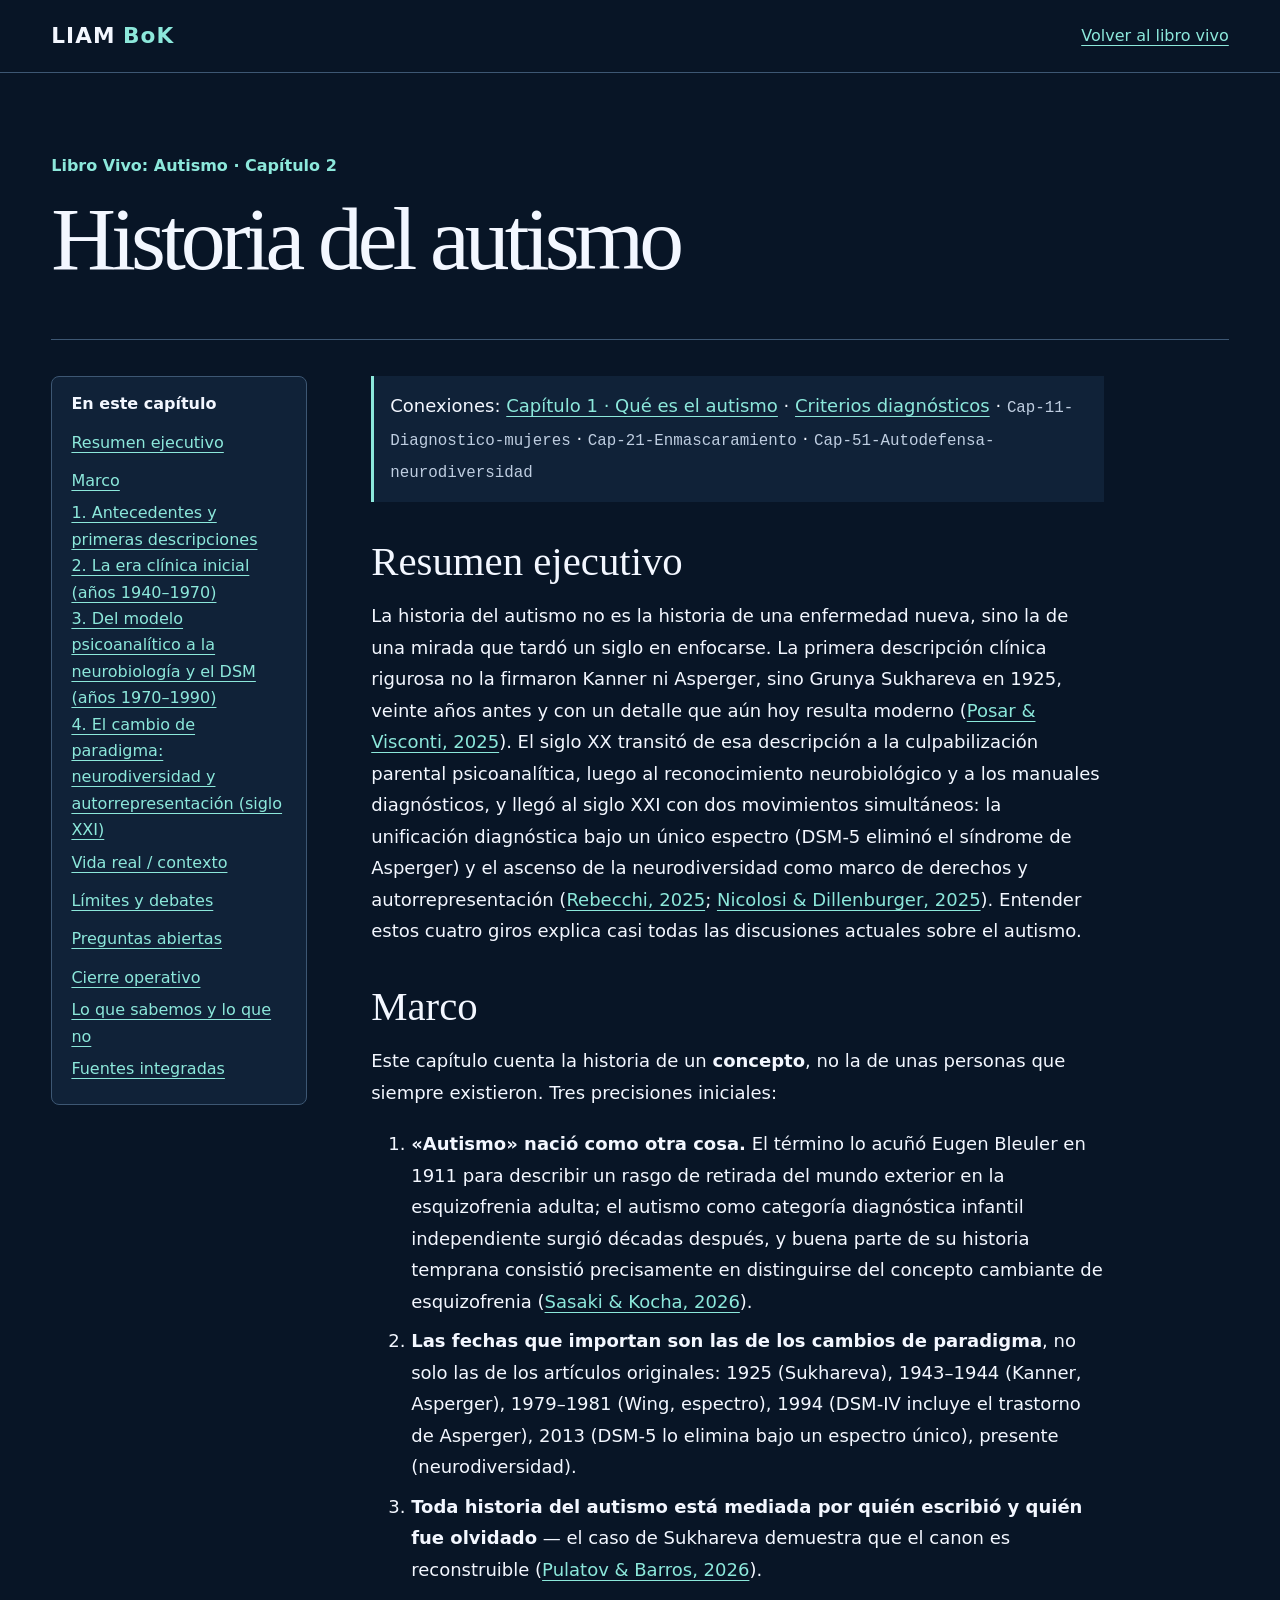
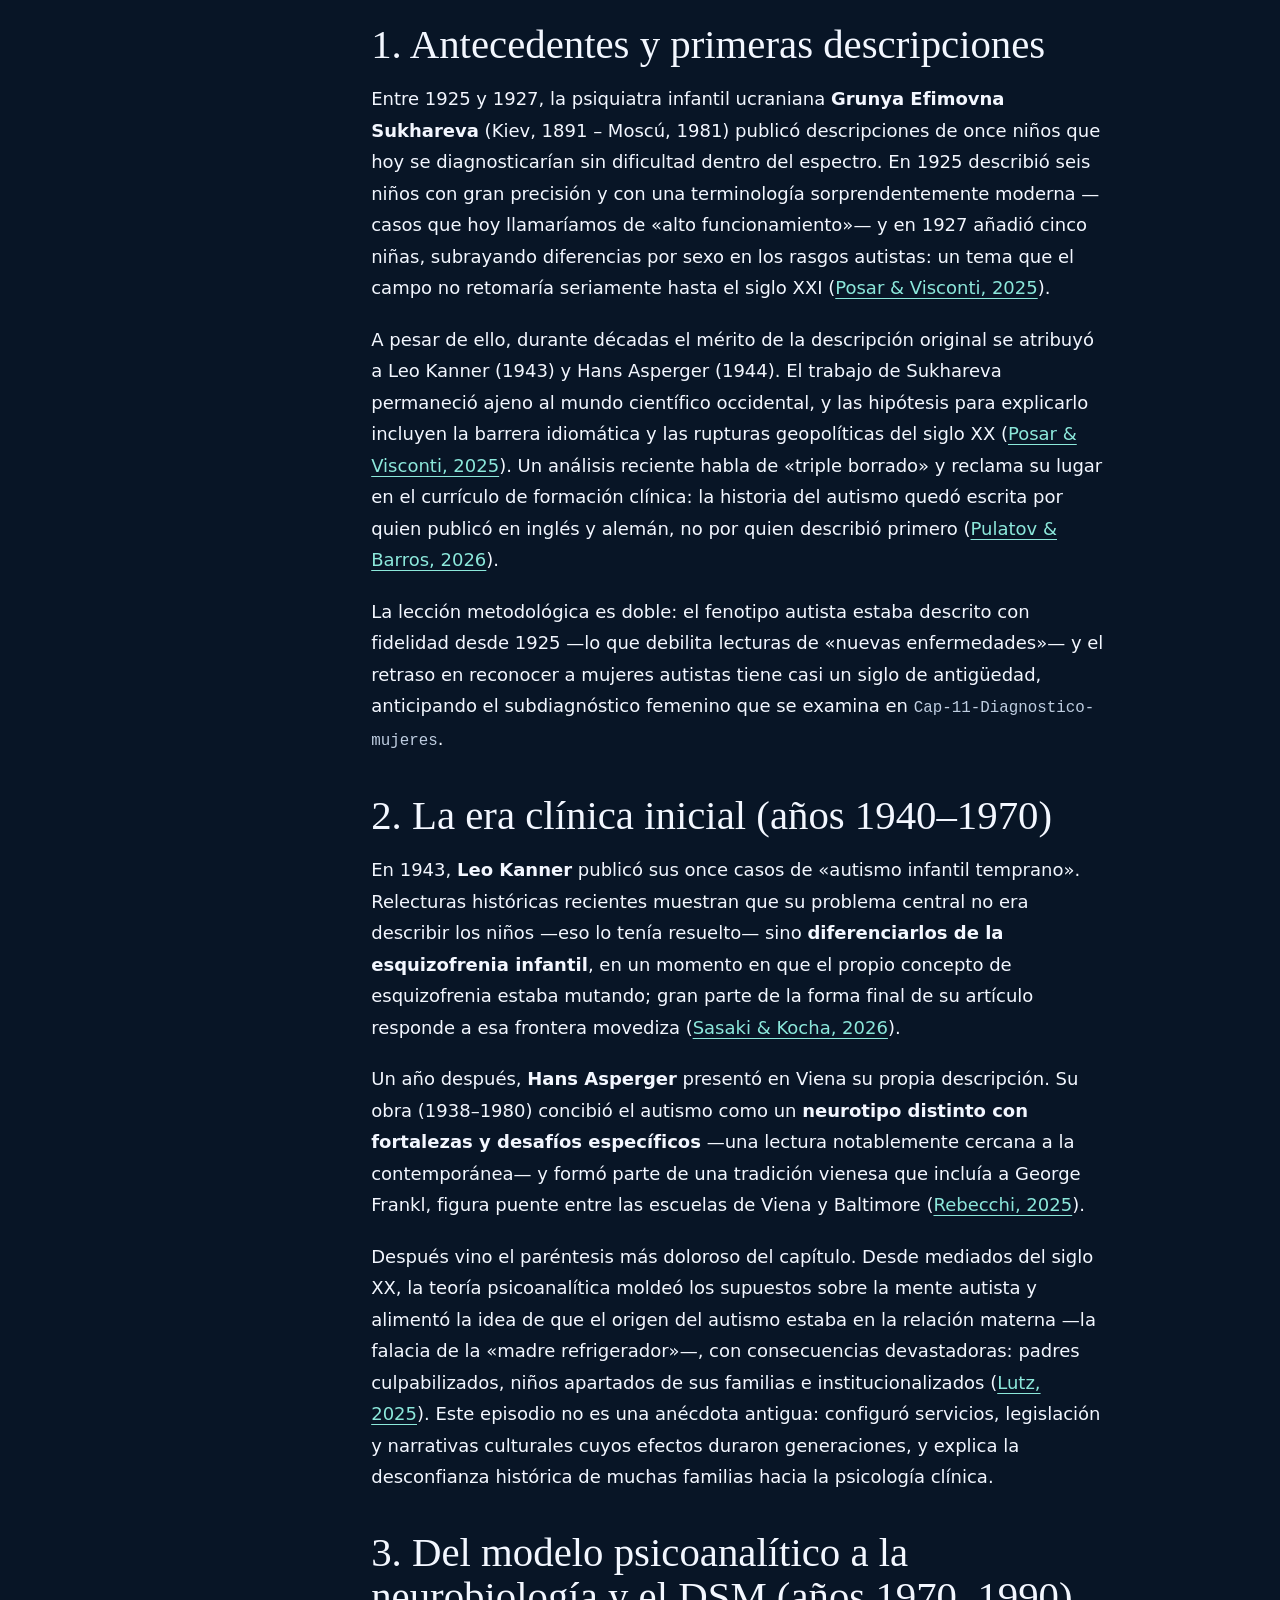
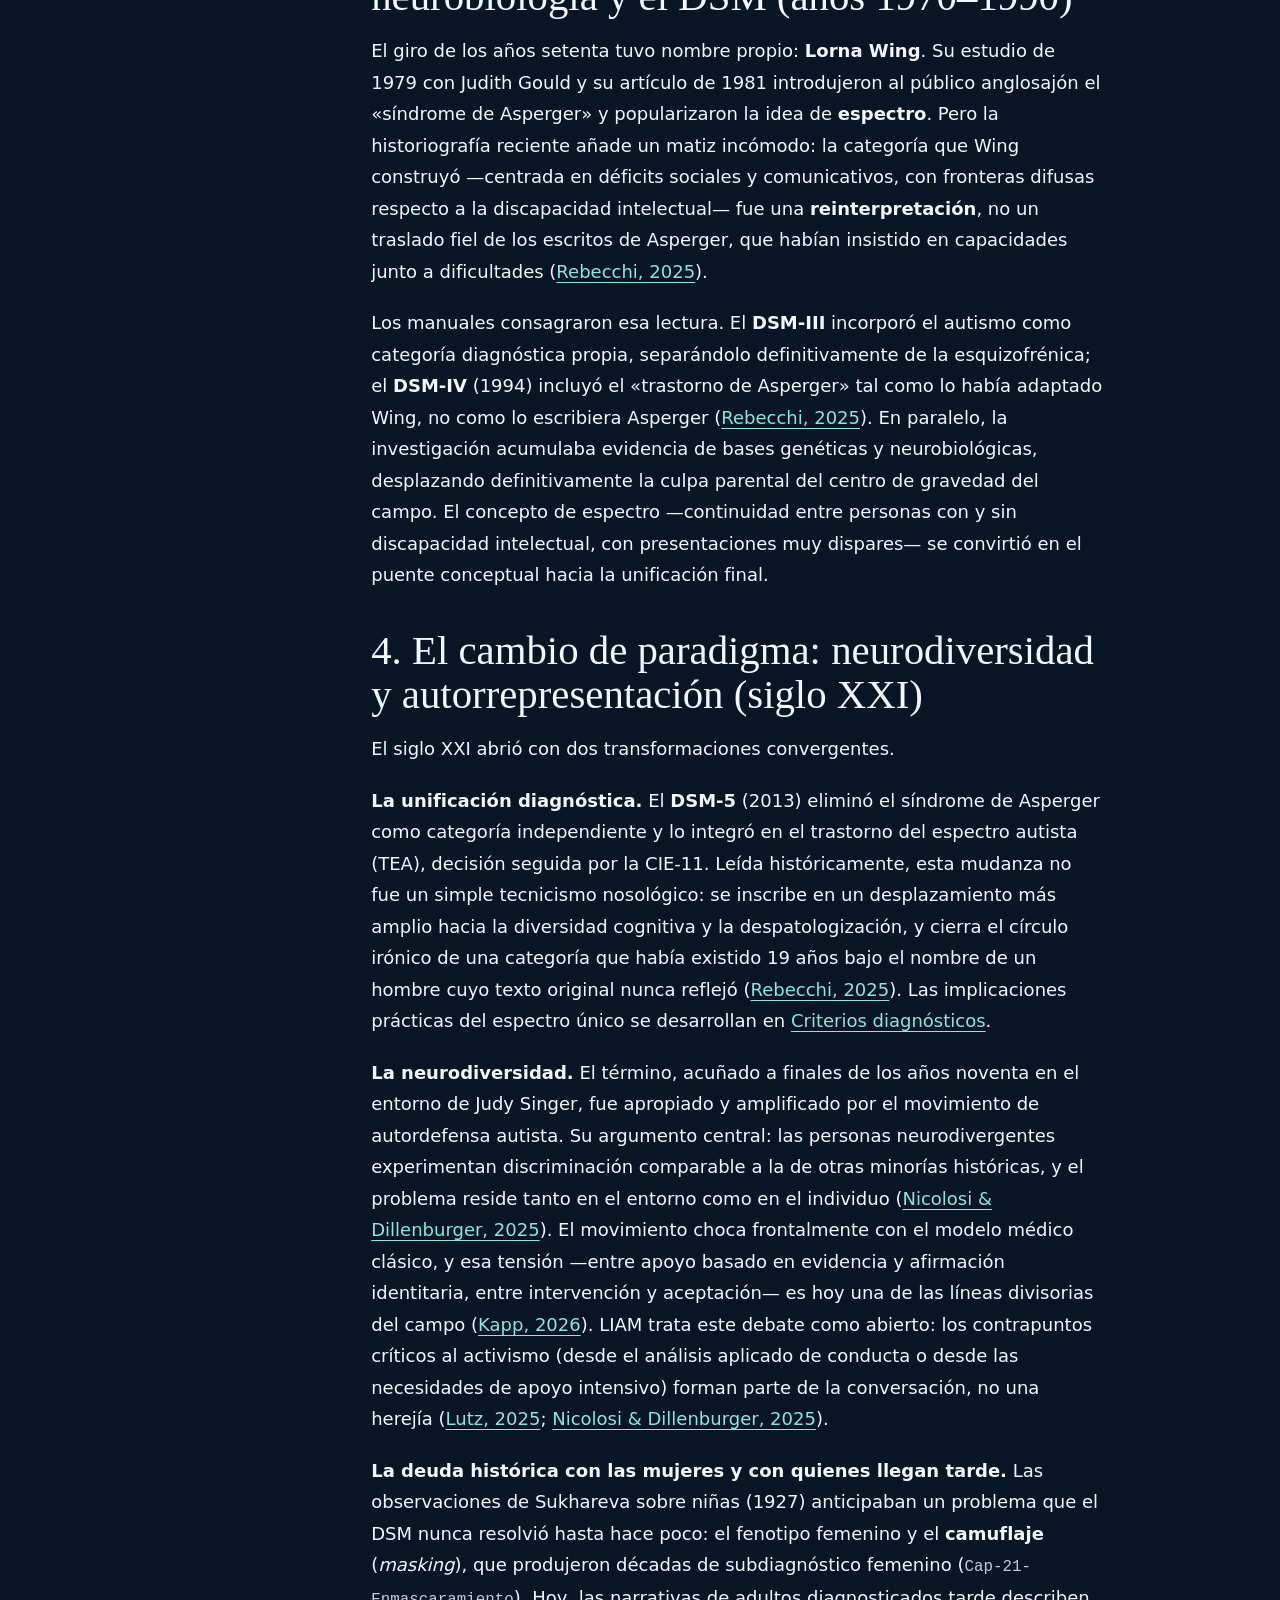
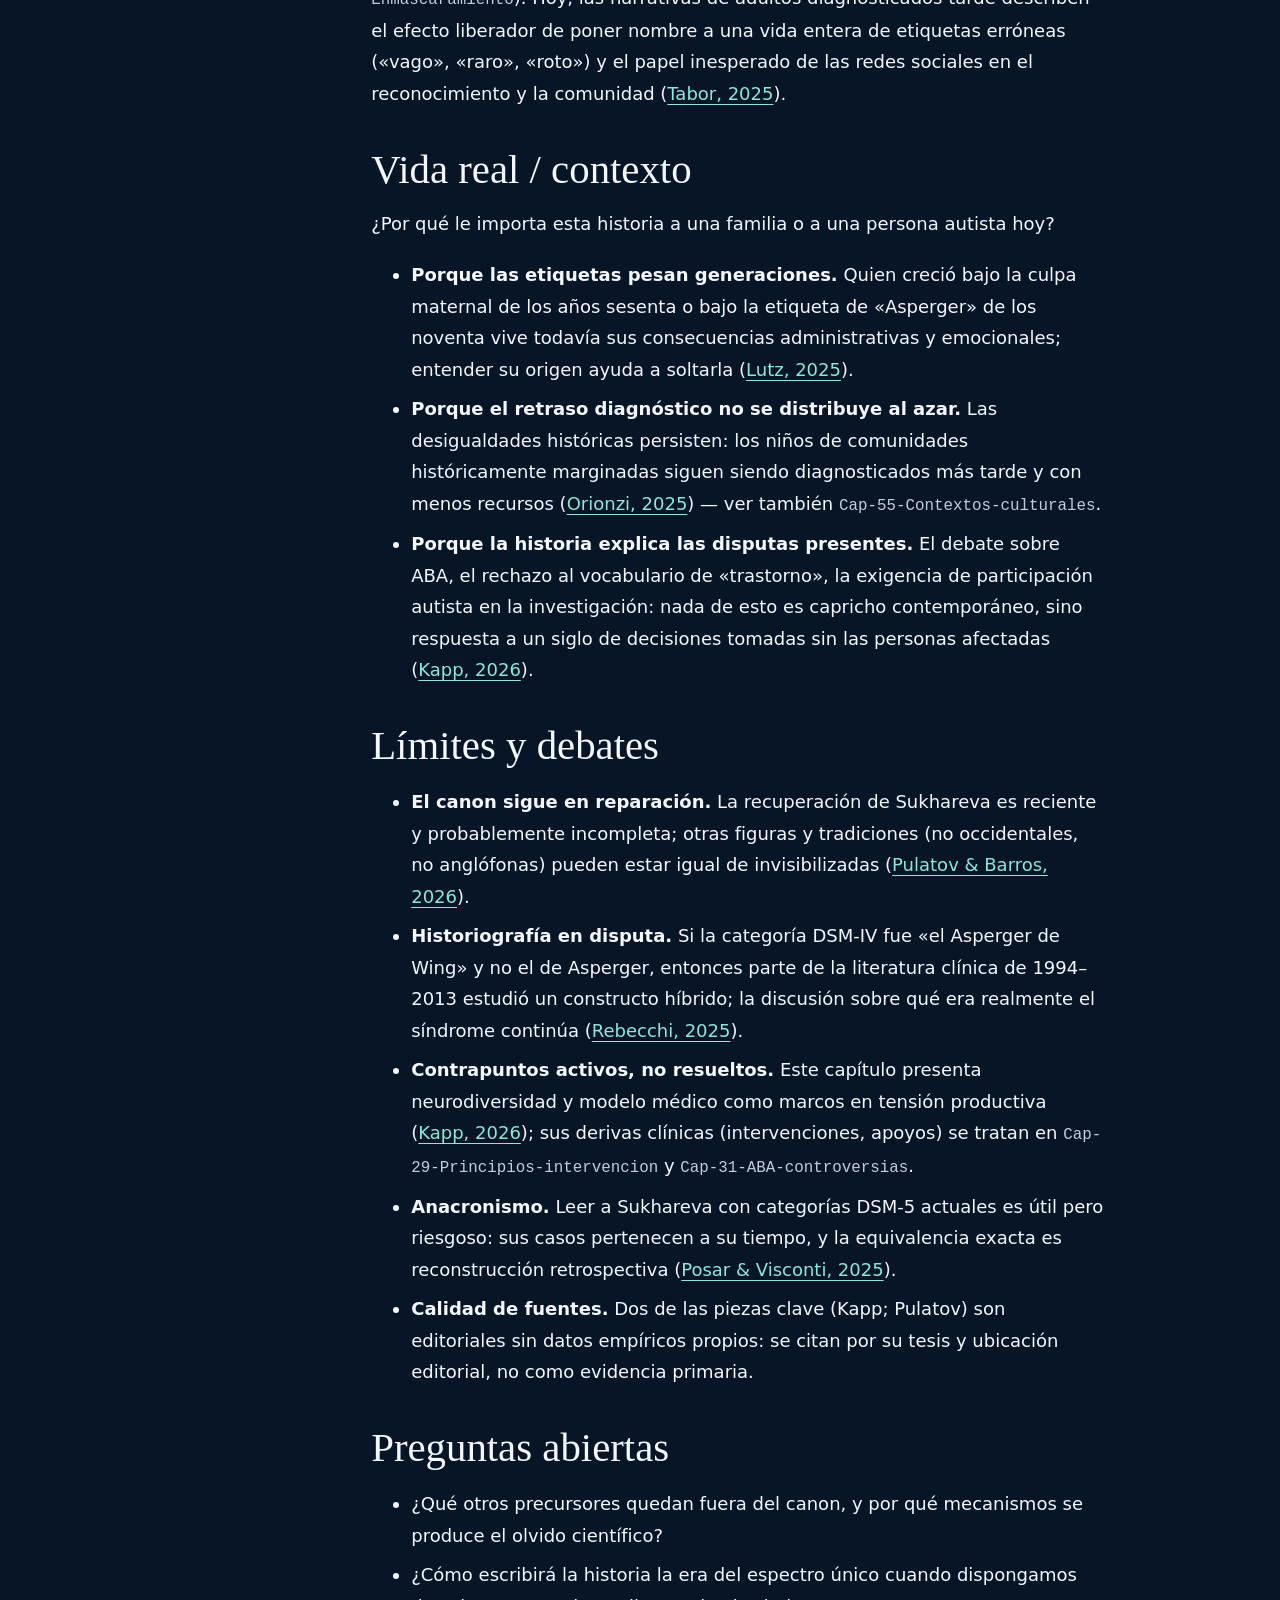
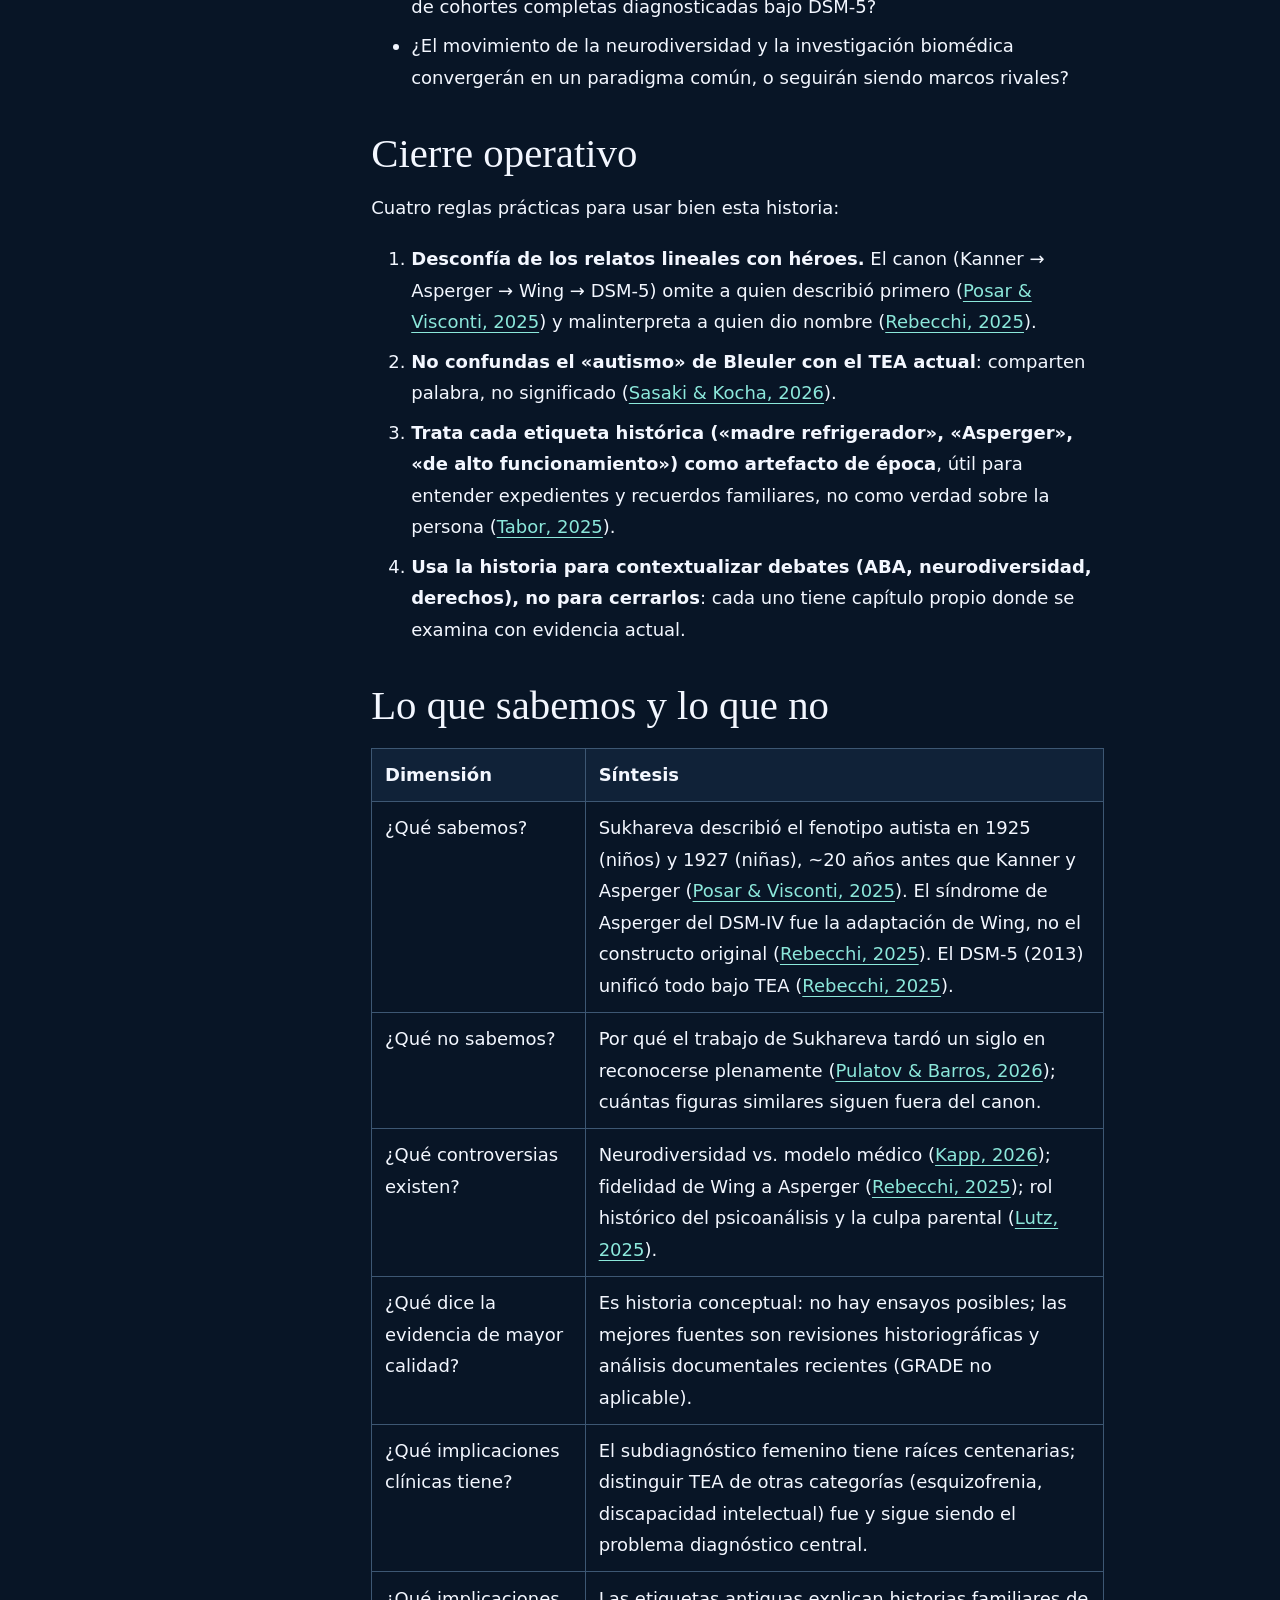
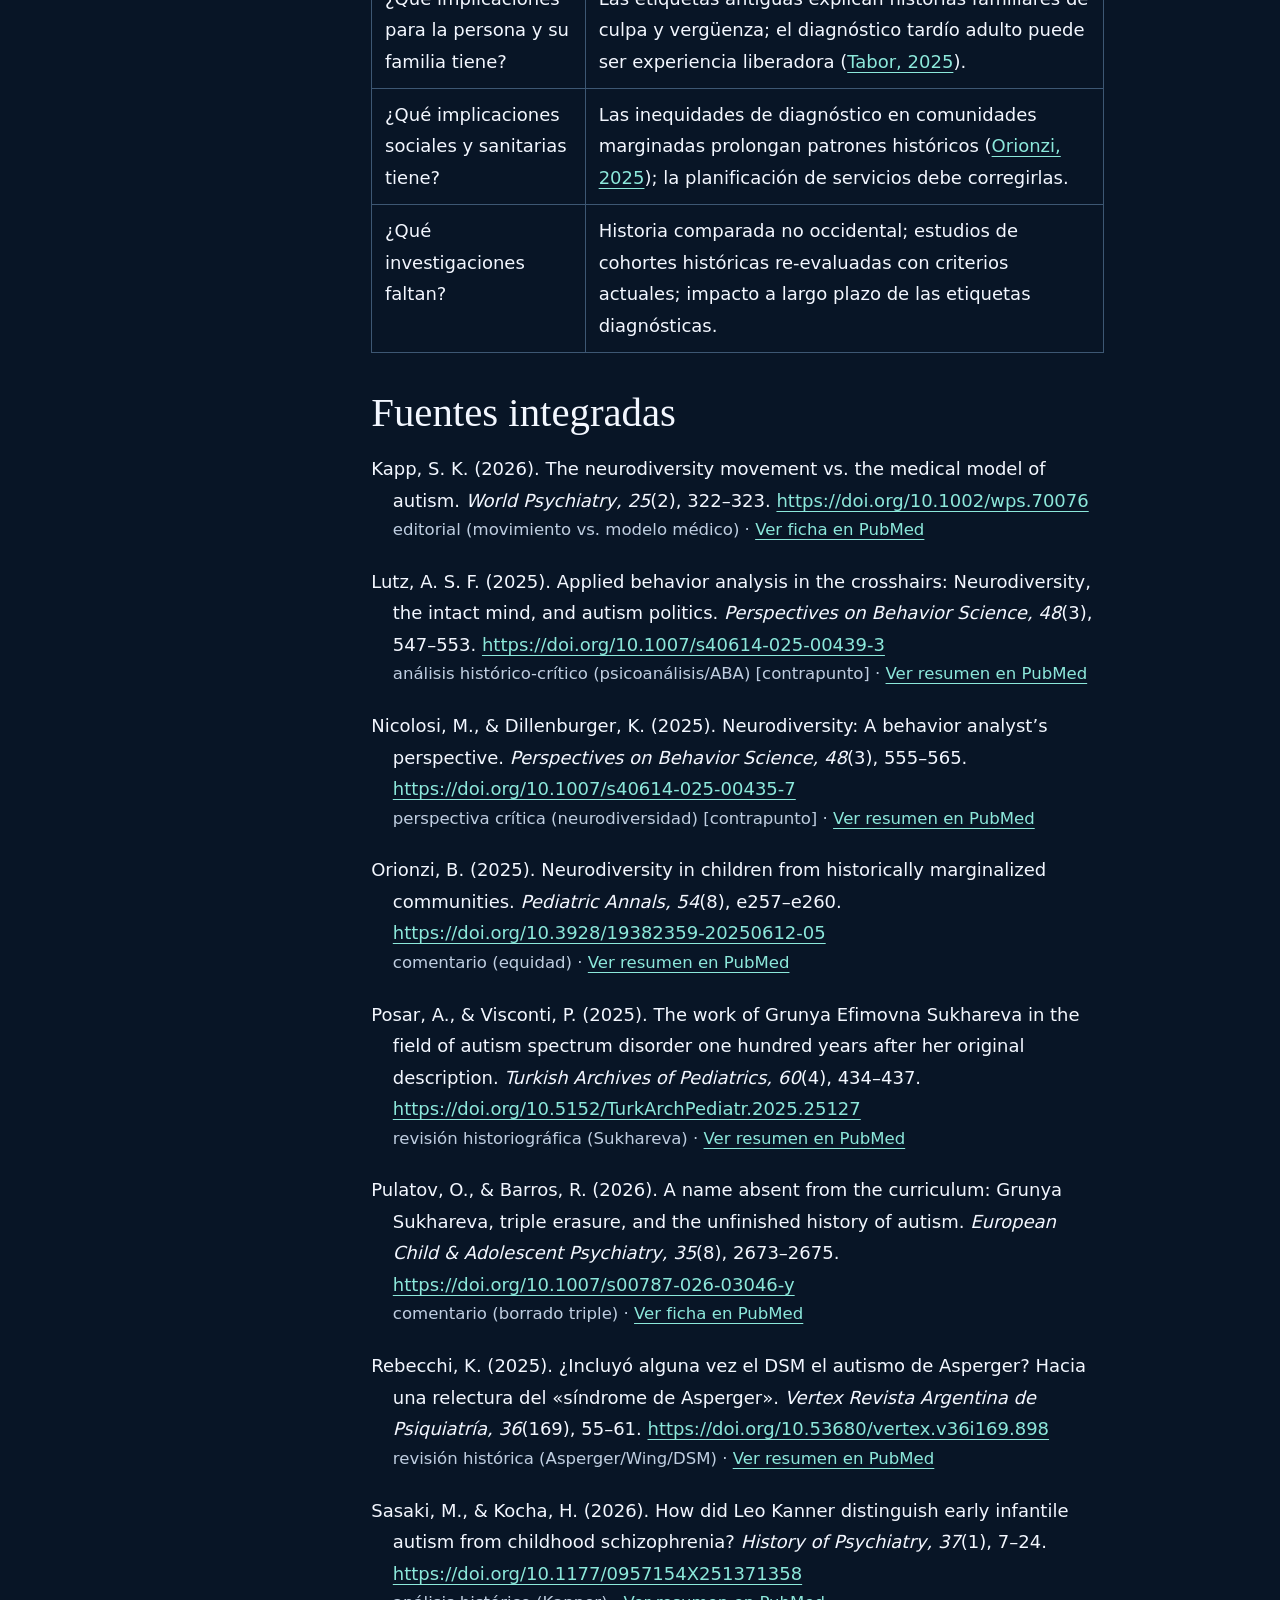
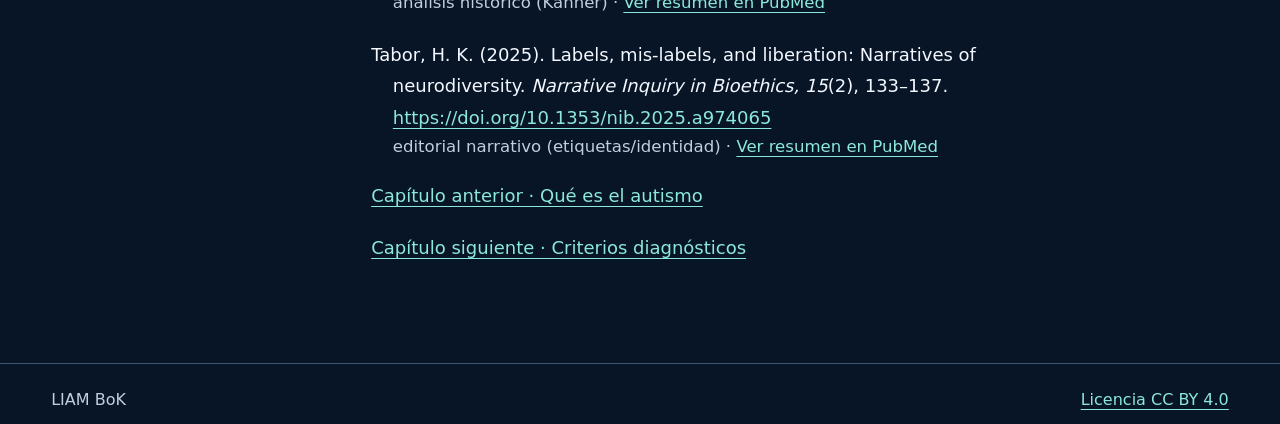
<file: capitulo-02.html>
<!doctype html>
<html lang="es">
<head>
  <meta charset="utf-8">
  <meta name="viewport" content="width=device-width, initial-scale=1">
  <meta name="theme-color" content="#081526">
  <meta name="description" content="Lee Historia del autismo, el segundo capítulo de Libro Vivo: Autismo de LIAM BoK.">
  <title>Historia del autismo | LIAM BoK</title>
  <link rel="stylesheet" href="styles.css?v=2">
  <link rel="stylesheet" href="capitulo.css?v=3">
</head>
<body>
  <a class="skip" href="#contenido">Saltar al contenido</a>
  <header class="masthead">
    <div class="shell bar">
      <a class="brand" href="./">LIAM <span>BoK</span></a>
      <nav aria-label="Navegación principal"><a href="./#libro">Volver al libro vivo</a></nav>
    </div>
  </header>
  <main id="contenido" class="shell chapter">
    <header class="chapter-heading">
      <p class="chapter-label">Libro Vivo: Autismo · Capítulo 2</p>
      <h1>Historia del autismo</h1>
    </header>
    <div class="reading-layout">
      <nav class="chapter-toc" aria-label="En este capítulo">
        <h2>En este capítulo</h2>
        <ul><li><a href="#resumen-ejecutivo">Resumen ejecutivo</a></li>
<li><a href="#marco">Marco</a></li>
<li><a href="#1-antecedentes-y-primeras-descripciones">1. Antecedentes y primeras descripciones</a></li>
<li><a href="#2-la-era-clinica-inicial-anos-19401970">2. La era clínica inicial (años 1940–1970)</a></li>
<li><a href="#3-del-modelo-psicoanalitico-a-la-neurobiologia-y-el-dsm-anos-19701990">3. Del modelo psicoanalítico a la neurobiología y el DSM (años 1970–1990)</a></li>
<li><a href="#4-el-cambio-de-paradigma-neurodiversidad-y-autorrepresentacion-siglo-xxi">4. El cambio de paradigma: neurodiversidad y autorrepresentación (siglo XXI)</a></li>
<li><a href="#vida-real-contexto">Vida real / contexto</a></li>
<li><a href="#limites-y-debates">Límites y debates</a></li>
<li><a href="#preguntas-abiertas">Preguntas abiertas</a></li>
<li><a href="#cierre-operativo">Cierre operativo</a></li>
<li><a href="#lo-que-sabemos-y-lo-que-no">Lo que sabemos y lo que no</a></li>
<li><a href="#fuentes-integradas">Fuentes integradas</a></li></ul>
      </nav>
      <article class="chapter-text" aria-label="Texto del capítulo">
<blockquote>
<p>Conexiones: <a href="capitulo-01.html">Capítulo 1 · Qué es el autismo</a> · <a href="capitulo-03.html">Criterios diagnósticos</a> · <code>Cap-11-Diagnostico-mujeres</code> · <code>Cap-21-Enmascaramiento</code> · <code>Cap-51-Autodefensa-neurodiversidad</code></p>
</blockquote>
<h2 id="resumen-ejecutivo">Resumen ejecutivo</h2>
<p>La historia del autismo no es la historia de una enfermedad nueva, sino la de una mirada que tardó un siglo en enfocarse. La primera descripción clínica rigurosa no la firmaron Kanner ni Asperger, sino Grunya Sukhareva en 1925, veinte años antes y con un detalle que aún hoy resulta moderno (<a href="#ref-posar2025work">Posar &amp; Visconti, 2025</a>). El siglo XX transitó de esa descripción a la culpabilización parental psicoanalítica, luego al reconocimiento neurobiológico y a los manuales diagnósticos, y llegó al siglo XXI con dos movimientos simultáneos: la unificación diagnóstica bajo un único espectro (DSM-5 eliminó el síndrome de Asperger) y el ascenso de la neurodiversidad como marco de derechos y autorrepresentación (<a href="#ref-rebecchi2025ever">Rebecchi, 2025</a>; <a href="#ref-nicolosi2025neurodiversity">Nicolosi &amp; Dillenburger, 2025</a>). Entender estos cuatro giros explica casi todas las discusiones actuales sobre el autismo.</p>
<h2 id="marco">Marco</h2>
<p>Este capítulo cuenta la historia de un <strong>concepto</strong>, no la de unas personas que siempre existieron. Tres precisiones iniciales:</p>
<ol>
<li><strong>«Autismo» nació como otra cosa.</strong> El término lo acuñó Eugen Bleuler en 1911 para describir un rasgo de retirada del mundo exterior en la esquizofrenia adulta; el autismo como categoría diagnóstica infantil independiente surgió décadas después, y buena parte de su historia temprana consistió precisamente en distinguirse del concepto cambiante de esquizofrenia (<a href="#ref-sasaki2026kanner">Sasaki &amp; Kocha, 2026</a>).</li>
<li><strong>Las fechas que importan son las de los cambios de paradigma</strong>, no solo las de los artículos originales: 1925 (Sukhareva), 1943–1944 (Kanner, Asperger), 1979–1981 (Wing, espectro), 1994 (DSM-IV incluye el trastorno de Asperger), 2013 (DSM-5 lo elimina bajo un espectro único), presente (neurodiversidad).</li>
<li><strong>Toda historia del autismo está mediada por quién escribió y quién fue olvidado</strong> — el caso de Sukhareva demuestra que el canon es reconstruible (<a href="#ref-pulatov2026name">Pulatov &amp; Barros, 2026</a>).</li>
</ol>
<h2 id="1-antecedentes-y-primeras-descripciones">1. Antecedentes y primeras descripciones</h2>
<p>Entre 1925 y 1927, la psiquiatra infantil ucraniana <strong>Grunya Efimovna Sukhareva</strong> (Kiev, 1891 – Moscú, 1981) publicó descripciones de once niños que hoy se diagnosticarían sin dificultad dentro del espectro. En 1925 describió seis niños con gran precisión y con una terminología sorprendentemente moderna —casos que hoy llamaríamos de «alto funcionamiento»— y en 1927 añadió cinco niñas, subrayando diferencias por sexo en los rasgos autistas: un tema que el campo no retomaría seriamente hasta el siglo XXI (<a href="#ref-posar2025work">Posar &amp; Visconti, 2025</a>).</p>
<p>A pesar de ello, durante décadas el mérito de la descripción original se atribuyó a Leo Kanner (1943) y Hans Asperger (1944). El trabajo de Sukhareva permaneció ajeno al mundo científico occidental, y las hipótesis para explicarlo incluyen la barrera idiomática y las rupturas geopolíticas del siglo XX (<a href="#ref-posar2025work">Posar &amp; Visconti, 2025</a>). Un análisis reciente habla de «triple borrado» y reclama su lugar en el currículo de formación clínica: la historia del autismo quedó escrita por quien publicó en inglés y alemán, no por quien describió primero (<a href="#ref-pulatov2026name">Pulatov &amp; Barros, 2026</a>).</p>
<p>La lección metodológica es doble: el fenotipo autista estaba descrito con fidelidad desde 1925 —lo que debilita lecturas de «nuevas enfermedades»— y el retraso en reconocer a mujeres autistas tiene casi un siglo de antigüedad, anticipando el subdiagnóstico femenino que se examina en <code>Cap-11-Diagnostico-mujeres</code>.</p>
<h2 id="2-la-era-clinica-inicial-anos-19401970">2. La era clínica inicial (años 1940–1970)</h2>
<p>En 1943, <strong>Leo Kanner</strong> publicó sus once casos de «autismo infantil temprano». Relecturas históricas recientes muestran que su problema central no era describir los niños —eso lo tenía resuelto— sino <strong>diferenciarlos de la esquizofrenia infantil</strong>, en un momento en que el propio concepto de esquizofrenia estaba mutando; gran parte de la forma final de su artículo responde a esa frontera movediza (<a href="#ref-sasaki2026kanner">Sasaki &amp; Kocha, 2026</a>).</p>
<p>Un año después, <strong>Hans Asperger</strong> presentó en Viena su propia descripción. Su obra (1938–1980) concibió el autismo como un <strong>neurotipo distinto con fortalezas y desafíos específicos</strong> —una lectura notablemente cercana a la contemporánea— y formó parte de una tradición vienesa que incluía a George Frankl, figura puente entre las escuelas de Viena y Baltimore (<a href="#ref-rebecchi2025ever">Rebecchi, 2025</a>).</p>
<p>Después vino el paréntesis más doloroso del capítulo. Desde mediados del siglo XX, la teoría psicoanalítica moldeó los supuestos sobre la mente autista y alimentó la idea de que el origen del autismo estaba en la relación materna —la falacia de la «madre refrigerador»—, con consecuencias devastadoras: padres culpabilizados, niños apartados de sus familias e institucionalizados (<a href="#ref-lutz2025applied">Lutz, 2025</a>). Este episodio no es una anécdota antigua: configuró servicios, legislación y narrativas culturales cuyos efectos duraron generaciones, y explica la desconfianza histórica de muchas familias hacia la psicología clínica.</p>
<h2 id="3-del-modelo-psicoanalitico-a-la-neurobiologia-y-el-dsm-anos-19701990">3. Del modelo psicoanalítico a la neurobiología y el DSM (años 1970–1990)</h2>
<p>El giro de los años setenta tuvo nombre propio: <strong>Lorna Wing</strong>. Su estudio de 1979 con Judith Gould y su artículo de 1981 introdujeron al público anglosajón el «síndrome de Asperger» y popularizaron la idea de <strong>espectro</strong>. Pero la historiografía reciente añade un matiz incómodo: la categoría que Wing construyó —centrada en déficits sociales y comunicativos, con fronteras difusas respecto a la discapacidad intelectual— fue una <strong>reinterpretación</strong>, no un traslado fiel de los escritos de Asperger, que habían insistido en capacidades junto a dificultades (<a href="#ref-rebecchi2025ever">Rebecchi, 2025</a>).</p>
<p>Los manuales consagraron esa lectura. El <strong>DSM-III</strong> incorporó el autismo como categoría diagnóstica propia, separándolo definitivamente de la esquizofrénica; el <strong>DSM-IV</strong> (1994) incluyó el «trastorno de Asperger» tal como lo había adaptado Wing, no como lo escribiera Asperger (<a href="#ref-rebecchi2025ever">Rebecchi, 2025</a>). En paralelo, la investigación acumulaba evidencia de bases genéticas y neurobiológicas, desplazando definitivamente la culpa parental del centro de gravedad del campo. El concepto de espectro —continuidad entre personas con y sin discapacidad intelectual, con presentaciones muy dispares— se convirtió en el puente conceptual hacia la unificación final.</p>
<h2 id="4-el-cambio-de-paradigma-neurodiversidad-y-autorrepresentacion-siglo-xxi">4. El cambio de paradigma: neurodiversidad y autorrepresentación (siglo XXI)</h2>
<p>El siglo XXI abrió con dos transformaciones convergentes.</p>
<p><strong>La unificación diagnóstica.</strong> El <strong>DSM-5</strong> (2013) eliminó el síndrome de Asperger como categoría independiente y lo integró en el trastorno del espectro autista (TEA), decisión seguida por la CIE-11. Leída históricamente, esta mudanza no fue un simple tecnicismo nosológico: se inscribe en un desplazamiento más amplio hacia la diversidad cognitiva y la despatologización, y cierra el círculo irónico de una categoría que había existido 19 años bajo el nombre de un hombre cuyo texto original nunca reflejó (<a href="#ref-rebecchi2025ever">Rebecchi, 2025</a>). Las implicaciones prácticas del espectro único se desarrollan en <a href="capitulo-03.html">Criterios diagnósticos</a>.</p>
<p><strong>La neurodiversidad.</strong> El término, acuñado a finales de los años noventa en el entorno de Judy Singer, fue apropiado y amplificado por el movimiento de autordefensa autista. Su argumento central: las personas neurodivergentes experimentan discriminación comparable a la de otras minorías históricas, y el problema reside tanto en el entorno como en el individuo (<a href="#ref-nicolosi2025neurodiversity">Nicolosi &amp; Dillenburger, 2025</a>). El movimiento choca frontalmente con el modelo médico clásico, y esa tensión —entre apoyo basado en evidencia y afirmación identitaria, entre intervención y aceptación— es hoy una de las líneas divisorias del campo (<a href="#ref-kapp2026neurodiversity">Kapp, 2026</a>). LIAM trata este debate como abierto: los contrapuntos críticos al activismo (desde el análisis aplicado de conducta o desde las necesidades de apoyo intensivo) forman parte de la conversación, no una herejía (<a href="#ref-lutz2025applied">Lutz, 2025</a>; <a href="#ref-nicolosi2025neurodiversity">Nicolosi &amp; Dillenburger, 2025</a>).</p>
<p><strong>La deuda histórica con las mujeres y con quienes llegan tarde.</strong> Las observaciones de Sukhareva sobre niñas (1927) anticipaban un problema que el DSM nunca resolvió hasta hace poco: el fenotipo femenino y el <strong>camuflaje</strong> (<em>masking</em>), que produjeron décadas de subdiagnóstico femenino (<code>Cap-21-Enmascaramiento</code>). Hoy, las narrativas de adultos diagnosticados tarde describen el efecto liberador de poner nombre a una vida entera de etiquetas erróneas («vago», «raro», «roto») y el papel inesperado de las redes sociales en el reconocimiento y la comunidad (<a href="#ref-tabor2025labels">Tabor, 2025</a>).</p>
<h2 id="vida-real-contexto">Vida real / contexto</h2>
<p>¿Por qué le importa esta historia a una familia o a una persona autista hoy?</p>
<ul>
<li><strong>Porque las etiquetas pesan generaciones.</strong> Quien creció bajo la culpa maternal de los años sesenta o bajo la etiqueta de «Asperger» de los noventa vive todavía sus consecuencias administrativas y emocionales; entender su origen ayuda a soltarla (<a href="#ref-lutz2025applied">Lutz, 2025</a>).</li>
<li><strong>Porque el retraso diagnóstico no se distribuye al azar.</strong> Las desigualdades históricas persisten: los niños de comunidades históricamente marginadas siguen siendo diagnosticados más tarde y con menos recursos (<a href="#ref-orionzi2025neurodiversity">Orionzi, 2025</a>) — ver también <code>Cap-55-Contextos-culturales</code>.</li>
<li><strong>Porque la historia explica las disputas presentes.</strong> El debate sobre ABA, el rechazo al vocabulario de «trastorno», la exigencia de participación autista en la investigación: nada de esto es capricho contemporáneo, sino respuesta a un siglo de decisiones tomadas sin las personas afectadas (<a href="#ref-kapp2026neurodiversity">Kapp, 2026</a>).</li>
</ul>
<h2 id="limites-y-debates">Límites y debates</h2>
<ul>
<li><strong>El canon sigue en reparación.</strong> La recuperación de Sukhareva es reciente y probablemente incompleta; otras figuras y tradiciones (no occidentales, no anglófonas) pueden estar igual de invisibilizadas (<a href="#ref-pulatov2026name">Pulatov &amp; Barros, 2026</a>).</li>
<li><strong>Historiografía en disputa.</strong> Si la categoría DSM-IV fue «el Asperger de Wing» y no el de Asperger, entonces parte de la literatura clínica de 1994–2013 estudió un constructo híbrido; la discusión sobre qué era realmente el síndrome continúa (<a href="#ref-rebecchi2025ever">Rebecchi, 2025</a>).</li>
<li><strong>Contrapuntos activos, no resueltos.</strong> Este capítulo presenta neurodiversidad y modelo médico como marcos en tensión productiva (<a href="#ref-kapp2026neurodiversity">Kapp, 2026</a>); sus derivas clínicas (intervenciones, apoyos) se tratan en <code>Cap-29-Principios-intervencion</code> y <code>Cap-31-ABA-controversias</code>.</li>
<li><strong>Anacronismo.</strong> Leer a Sukhareva con categorías DSM-5 actuales es útil pero riesgoso: sus casos pertenecen a su tiempo, y la equivalencia exacta es reconstrucción retrospectiva (<a href="#ref-posar2025work">Posar &amp; Visconti, 2025</a>).</li>
<li><strong>Calidad de fuentes.</strong> Dos de las piezas clave (Kapp; Pulatov) son editoriales sin datos empíricos propios: se citan por su tesis y ubicación editorial, no como evidencia primaria.</li>
</ul>
<h2 id="preguntas-abiertas">Preguntas abiertas</h2>
<ul>
<li>¿Qué otros precursores quedan fuera del canon, y por qué mecanismos se produce el olvido científico?</li>
<li>¿Cómo escribirá la historia la era del espectro único cuando dispongamos de cohortes completas diagnosticadas bajo DSM-5?</li>
<li>¿El movimiento de la neurodiversidad y la investigación biomédica convergerán en un paradigma común, o seguirán siendo marcos rivales?</li>
</ul>
<h2 id="cierre-operativo">Cierre operativo</h2>
<p>Cuatro reglas prácticas para usar bien esta historia:</p>
<ol>
<li><strong>Desconfía de los relatos lineales con héroes.</strong> El canon (Kanner → Asperger → Wing → DSM-5) omite a quien describió primero (<a href="#ref-posar2025work">Posar &amp; Visconti, 2025</a>) y malinterpreta a quien dio nombre (<a href="#ref-rebecchi2025ever">Rebecchi, 2025</a>).</li>
<li><strong>No confundas el «autismo» de Bleuler con el TEA actual</strong>: comparten palabra, no significado (<a href="#ref-sasaki2026kanner">Sasaki &amp; Kocha, 2026</a>).</li>
<li><strong>Trata cada etiqueta histórica («madre refrigerador», «Asperger», «de alto funcionamiento») como artefacto de época</strong>, útil para entender expedientes y recuerdos familiares, no como verdad sobre la persona (<a href="#ref-tabor2025labels">Tabor, 2025</a>).</li>
<li><strong>Usa la historia para contextualizar debates (ABA, neurodiversidad, derechos), no para cerrarlos</strong>: cada uno tiene capítulo propio donde se examina con evidencia actual.</li>
</ol>
<h2 id="lo-que-sabemos-y-lo-que-no">Lo que sabemos y lo que no</h2>
<div class="table-scroll" role="region" aria-label="Tabla de síntesis" tabindex="0"><table>
<thead>
<tr>
<th>Dimensión</th>
<th>Síntesis</th>
</tr>
</thead>
<tbody>
<tr>
<td>¿Qué sabemos?</td>
<td>Sukhareva describió el fenotipo autista en 1925 (niños) y 1927 (niñas), ~20 años antes que Kanner y Asperger (<a href="#ref-posar2025work">Posar &amp; Visconti, 2025</a>). El síndrome de Asperger del DSM-IV fue la adaptación de Wing, no el constructo original (<a href="#ref-rebecchi2025ever">Rebecchi, 2025</a>). El DSM-5 (2013) unificó todo bajo TEA (<a href="#ref-rebecchi2025ever">Rebecchi, 2025</a>).</td>
</tr>
<tr>
<td>¿Qué no sabemos?</td>
<td>Por qué el trabajo de Sukhareva tardó un siglo en reconocerse plenamente (<a href="#ref-pulatov2026name">Pulatov &amp; Barros, 2026</a>); cuántas figuras similares siguen fuera del canon.</td>
</tr>
<tr>
<td>¿Qué controversias existen?</td>
<td>Neurodiversidad vs. modelo médico (<a href="#ref-kapp2026neurodiversity">Kapp, 2026</a>); fidelidad de Wing a Asperger (<a href="#ref-rebecchi2025ever">Rebecchi, 2025</a>); rol histórico del psicoanálisis y la culpa parental (<a href="#ref-lutz2025applied">Lutz, 2025</a>).</td>
</tr>
<tr>
<td>¿Qué dice la evidencia de mayor calidad?</td>
<td>Es historia conceptual: no hay ensayos posibles; las mejores fuentes son revisiones historiográficas y análisis documentales recientes (GRADE no aplicable).</td>
</tr>
<tr>
<td>¿Qué implicaciones clínicas tiene?</td>
<td>El subdiagnóstico femenino tiene raíces centenarias; distinguir TEA de otras categorías (esquizofrenia, discapacidad intelectual) fue y sigue siendo el problema diagnóstico central.</td>
</tr>
<tr>
<td>¿Qué implicaciones para la persona y su familia tiene?</td>
<td>Las etiquetas antiguas explican historias familiares de culpa y vergüenza; el diagnóstico tardío adulto puede ser experiencia liberadora (<a href="#ref-tabor2025labels">Tabor, 2025</a>).</td>
</tr>
<tr>
<td>¿Qué implicaciones sociales y sanitarias tiene?</td>
<td>Las inequidades de diagnóstico en comunidades marginadas prolongan patrones históricos (<a href="#ref-orionzi2025neurodiversity">Orionzi, 2025</a>); la planificación de servicios debe corregirlas.</td>
</tr>
<tr>
<td>¿Qué investigaciones faltan?</td>
<td>Historia comparada no occidental; estudios de cohortes históricas re-evaluadas con criterios actuales; impacto a largo plazo de las etiquetas diagnósticas.</td>
</tr>
</tbody>
</table></div>
<h2 id="fuentes-integradas">Fuentes integradas</h2>
<ul class="references" role="list">
<li id="ref-kapp2026neurodiversity"><p>Kapp, S. K. (2026). The neurodiversity movement vs. the medical model of autism. <em>World Psychiatry, 25</em>(2), 322–323. <a href="https://doi.org/10.1002/wps.70076">https://doi.org/10.1002/wps.70076</a></p>
<p>editorial (movimiento vs. modelo médico) · <a href="https://pubmed.ncbi.nlm.nih.gov/42136518/" aria-label="Ver ficha en PubMed · Kapp (2026)">Ver ficha en PubMed</a></p></li>
<li id="ref-lutz2025applied"><p>Lutz, A. S. F. (2025). Applied behavior analysis in the crosshairs: Neurodiversity, the intact mind, and autism politics. <em>Perspectives on Behavior Science, 48</em>(3), 547–553. <a href="https://doi.org/10.1007/s40614-025-00439-3">https://doi.org/10.1007/s40614-025-00439-3</a></p>
<p>análisis histórico-crítico (psicoanálisis/ABA) [contrapunto] · <a href="https://pubmed.ncbi.nlm.nih.gov/40919368/#abstract" aria-label="Ver resumen en PubMed · Lutz (2025)">Ver resumen en PubMed</a></p></li>
<li id="ref-nicolosi2025neurodiversity"><p>Nicolosi, M., &amp; Dillenburger, K. (2025). Neurodiversity: A behavior analyst’s perspective. <em>Perspectives on Behavior Science, 48</em>(3), 555–565. <a href="https://doi.org/10.1007/s40614-025-00435-7">https://doi.org/10.1007/s40614-025-00435-7</a></p>
<p>perspectiva crítica (neurodiversidad) [contrapunto] · <a href="https://pubmed.ncbi.nlm.nih.gov/40919354/#abstract" aria-label="Ver resumen en PubMed · Nicolosi (2025)">Ver resumen en PubMed</a></p></li>
<li id="ref-orionzi2025neurodiversity"><p>Orionzi, B. (2025). Neurodiversity in children from historically marginalized communities. <em>Pediatric Annals, 54</em>(8), e257–e260. <a href="https://doi.org/10.3928/19382359-20250612-05">https://doi.org/10.3928/19382359-20250612-05</a></p>
<p>comentario (equidad) · <a href="https://pubmed.ncbi.nlm.nih.gov/40772942/#abstract" aria-label="Ver resumen en PubMed · Orionzi (2025)">Ver resumen en PubMed</a></p></li>
<li id="ref-posar2025work"><p>Posar, A., &amp; Visconti, P. (2025). The work of Grunya Efimovna Sukhareva in the field of autism spectrum disorder one hundred years after her original description. <em>Turkish Archives of Pediatrics, 60</em>(4), 434–437. <a href="https://doi.org/10.5152/TurkArchPediatr.2025.25127">https://doi.org/10.5152/TurkArchPediatr.2025.25127</a></p>
<p>revisión historiográfica (Sukhareva) · <a href="https://pubmed.ncbi.nlm.nih.gov/40637642/#abstract" aria-label="Ver resumen en PubMed · Posar (2025)">Ver resumen en PubMed</a></p></li>
<li id="ref-pulatov2026name"><p>Pulatov, O., &amp; Barros, R. (2026). A name absent from the curriculum: Grunya Sukhareva, triple erasure, and the unfinished history of autism. <em>European Child &amp; Adolescent Psychiatry, 35</em>(8), 2673–2675. <a href="https://doi.org/10.1007/s00787-026-03046-y">https://doi.org/10.1007/s00787-026-03046-y</a></p>
<p>comentario (borrado triple) · <a href="https://pubmed.ncbi.nlm.nih.gov/42033621/" aria-label="Ver ficha en PubMed · Pulatov (2026)">Ver ficha en PubMed</a></p></li>
<li id="ref-rebecchi2025ever"><p>Rebecchi, K. (2025). ¿Incluyó alguna vez el DSM el autismo de Asperger? Hacia una relectura del «síndrome de Asperger». <em>Vertex Revista Argentina de Psiquiatría, 36</em>(169), 55–61. <a href="https://doi.org/10.53680/vertex.v36i169.898">https://doi.org/10.53680/vertex.v36i169.898</a></p>
<p>revisión histórica (Asperger/Wing/DSM) · <a href="https://pubmed.ncbi.nlm.nih.gov/41172026/#abstract" aria-label="Ver resumen en PubMed · Rebecchi (2025)">Ver resumen en PubMed</a></p></li>
<li id="ref-sasaki2026kanner"><p>Sasaki, M., &amp; Kocha, H. (2026). How did Leo Kanner distinguish early infantile autism from childhood schizophrenia? <em>History of Psychiatry, 37</em>(1), 7–24. <a href="https://doi.org/10.1177/0957154X251371358">https://doi.org/10.1177/0957154X251371358</a></p>
<p>análisis histórico (Kanner) · <a href="https://pubmed.ncbi.nlm.nih.gov/41127988/#abstract" aria-label="Ver resumen en PubMed · Sasaki (2026)">Ver resumen en PubMed</a></p></li>
<li id="ref-tabor2025labels"><p>Tabor, H. K. (2025). Labels, mis-labels, and liberation: Narratives of neurodiversity. <em>Narrative Inquiry in Bioethics, 15</em>(2), 133–137. <a href="https://doi.org/10.1353/nib.2025.a974065">https://doi.org/10.1353/nib.2025.a974065</a></p>
<p>editorial narrativo (etiquetas/identidad) · <a href="https://pubmed.ncbi.nlm.nih.gov/41208678/#abstract" aria-label="Ver resumen en PubMed · Tabor (2025)">Ver resumen en PubMed</a></p></li>
</ul>
        <p><a href="capitulo-01.html">Capítulo anterior · Qué es el autismo</a></p>
        <p><a href="capitulo-03.html">Capítulo siguiente · Criterios diagnósticos</a></p>
      </article>
    </div>
  </main>
  <footer><div class="shell bar"><span>LIAM BoK</span><a href="https://creativecommons.org/licenses/by/4.0/">Licencia CC BY 4.0</a></div></footer>
</body>
</html>
</file>
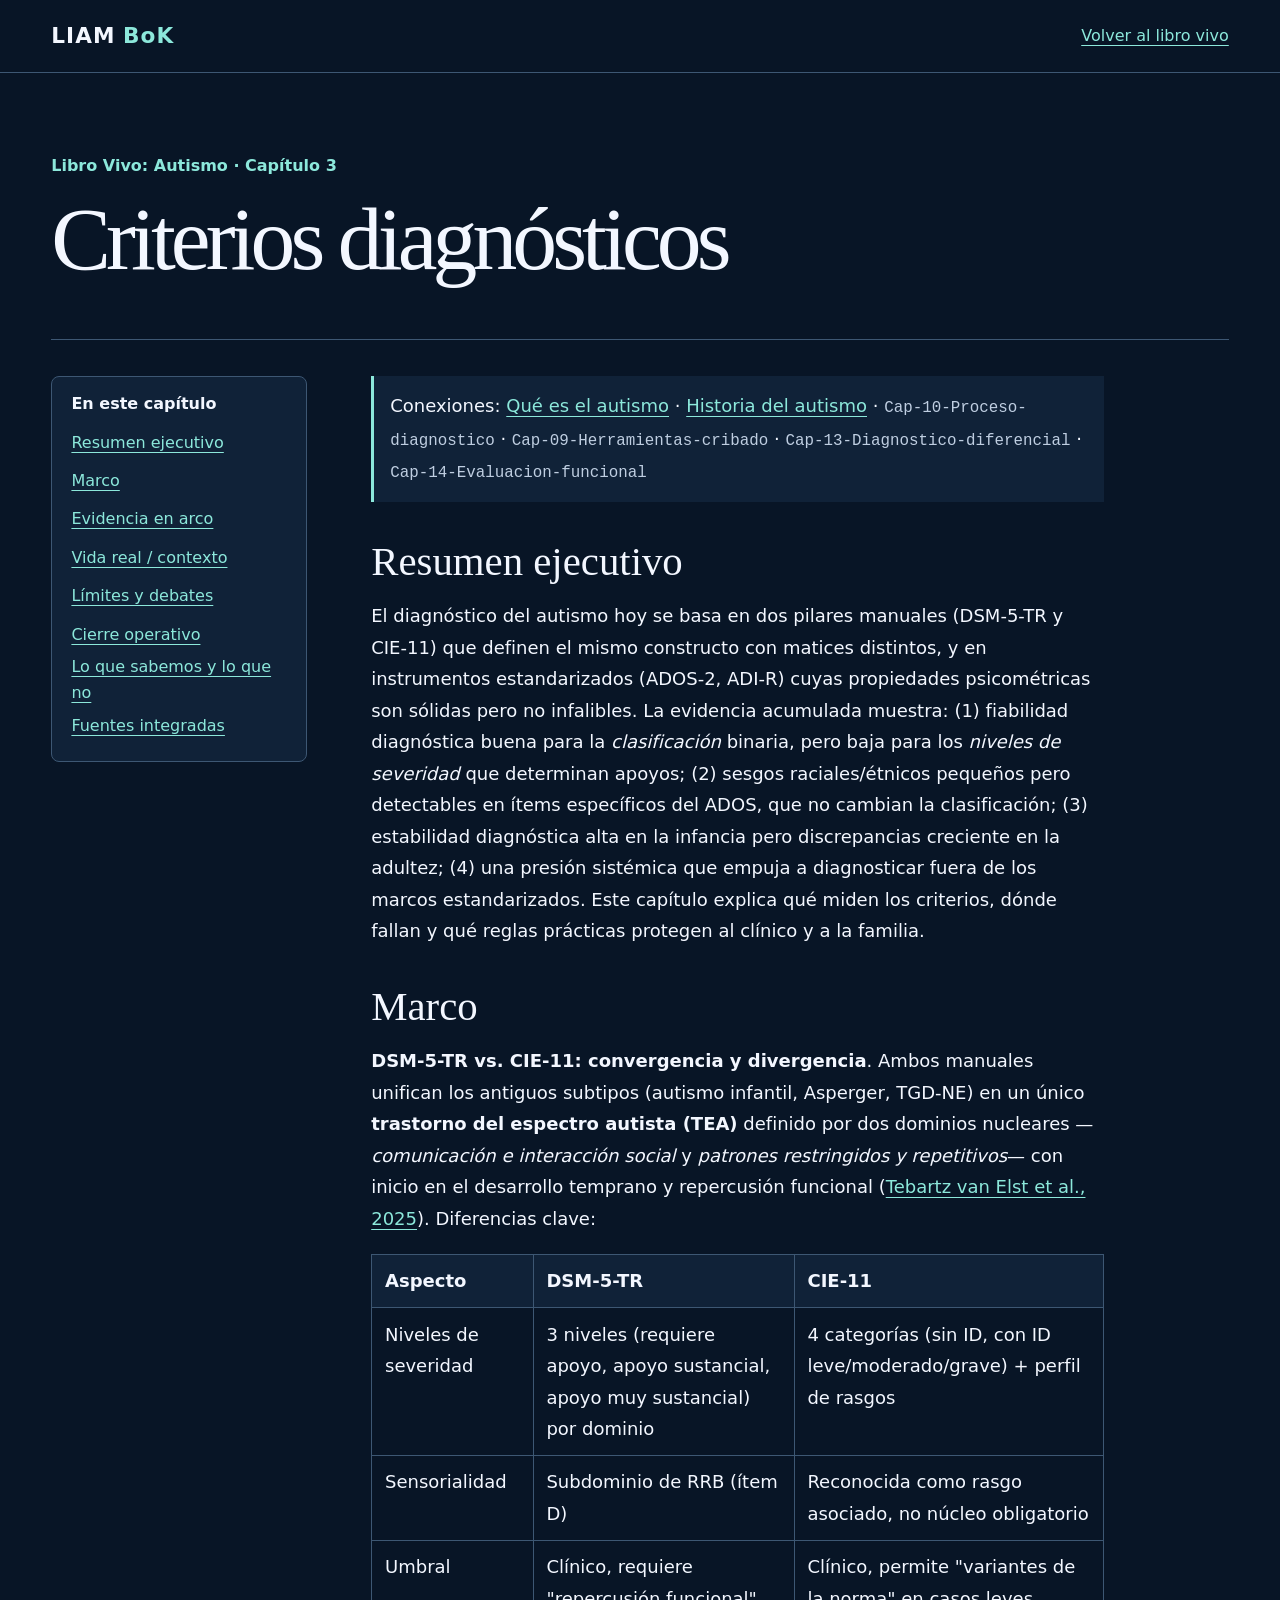
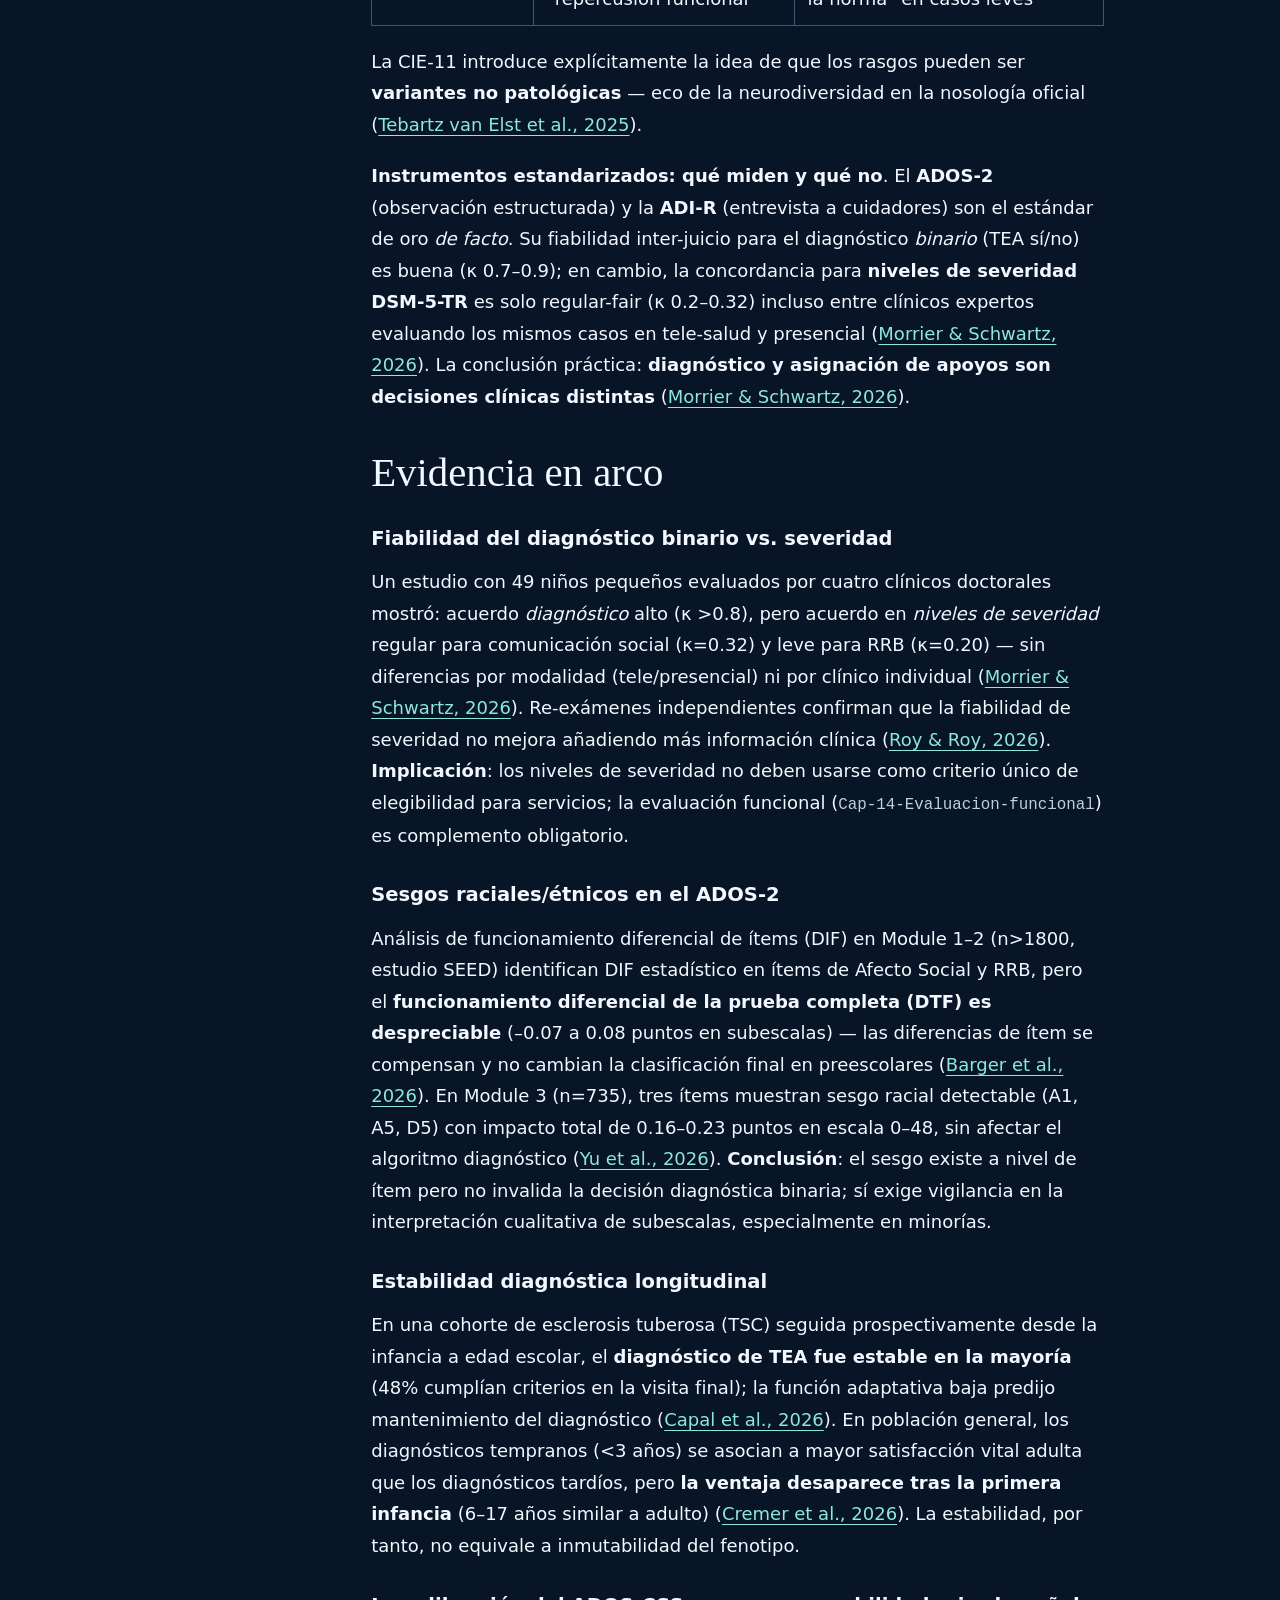
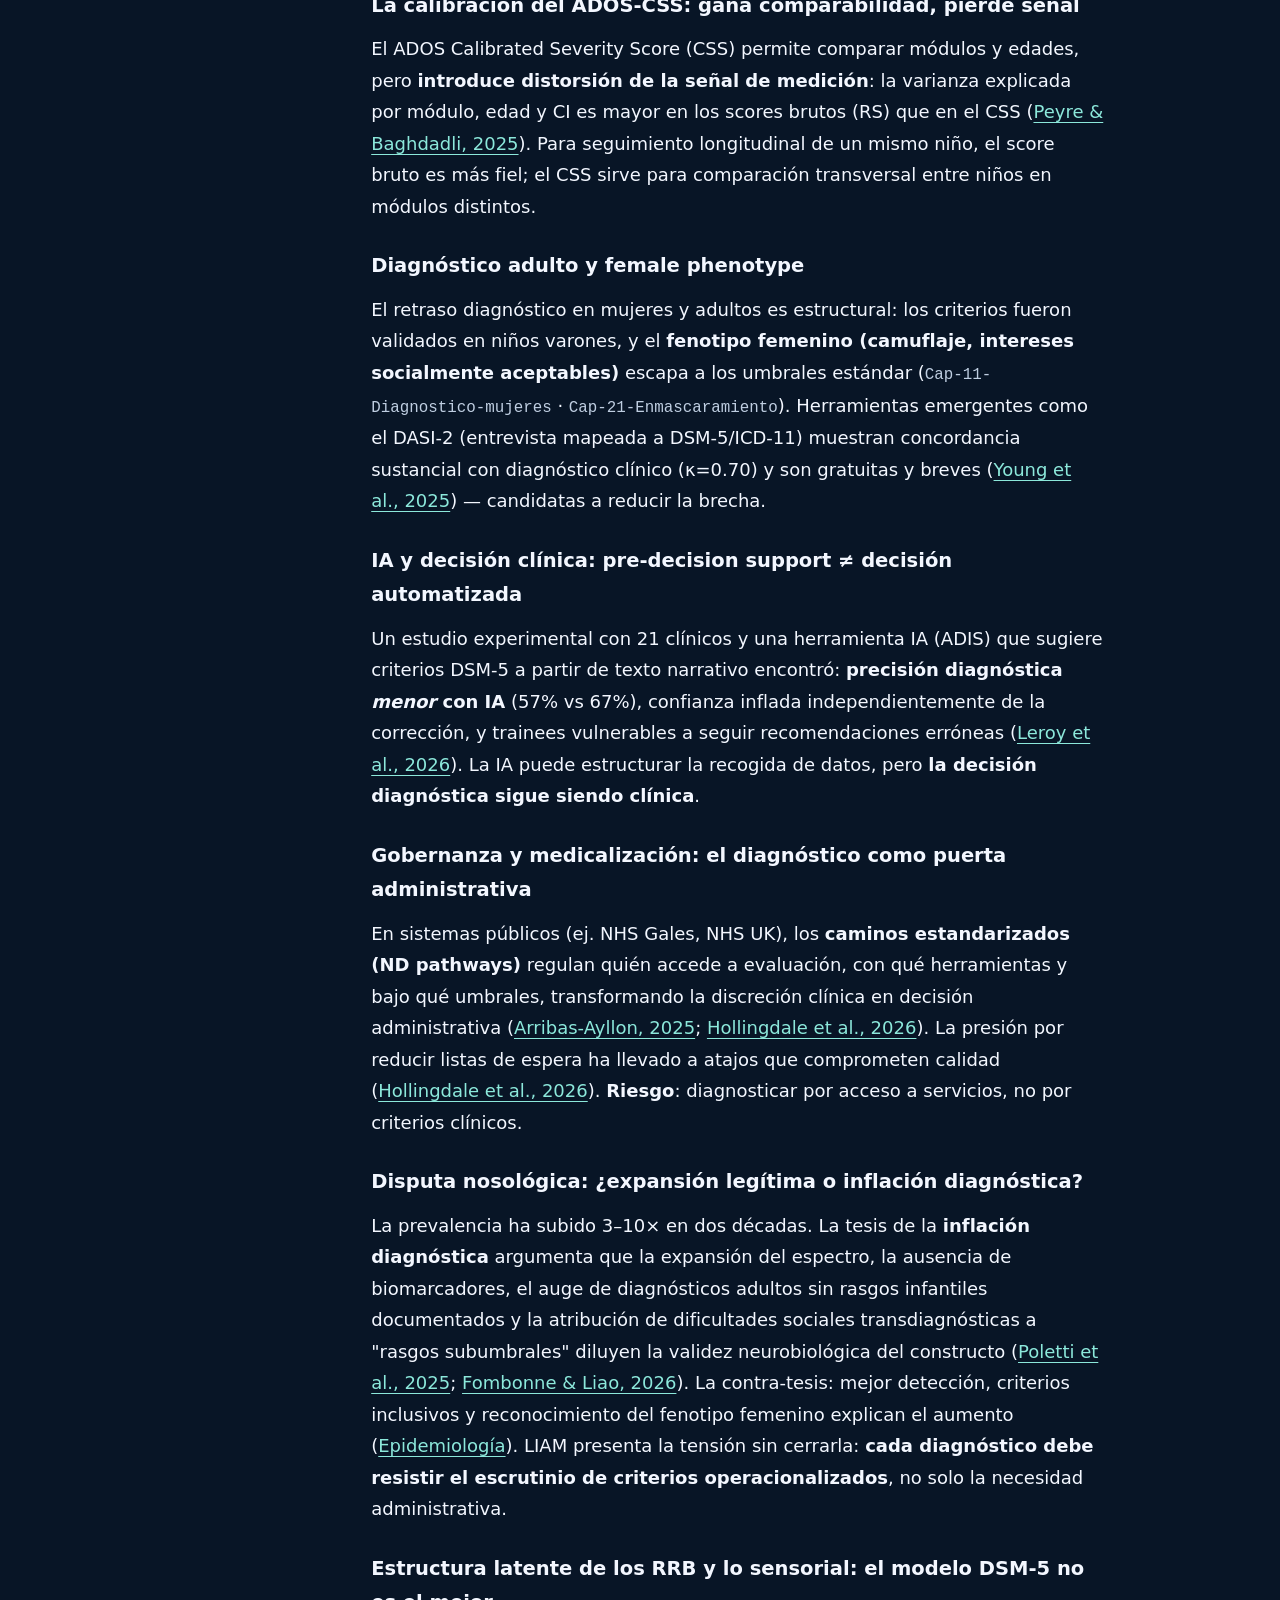
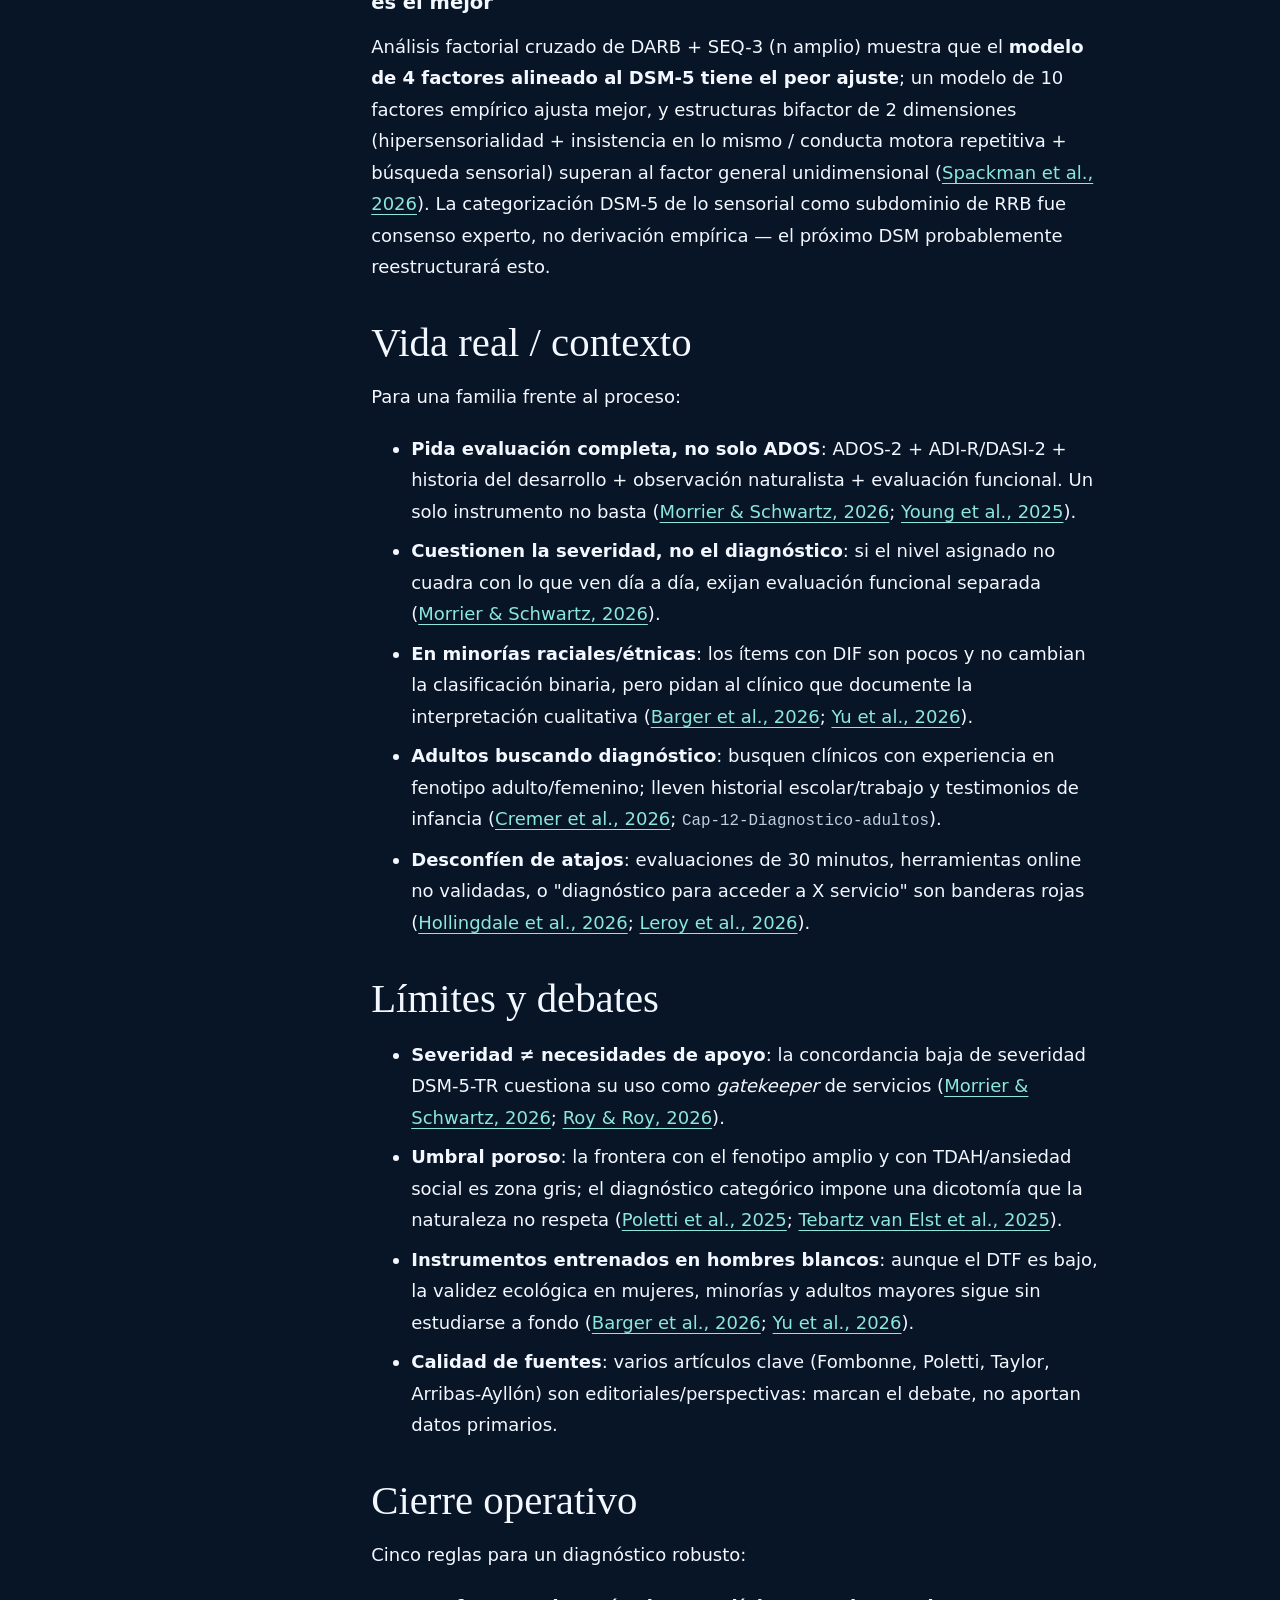
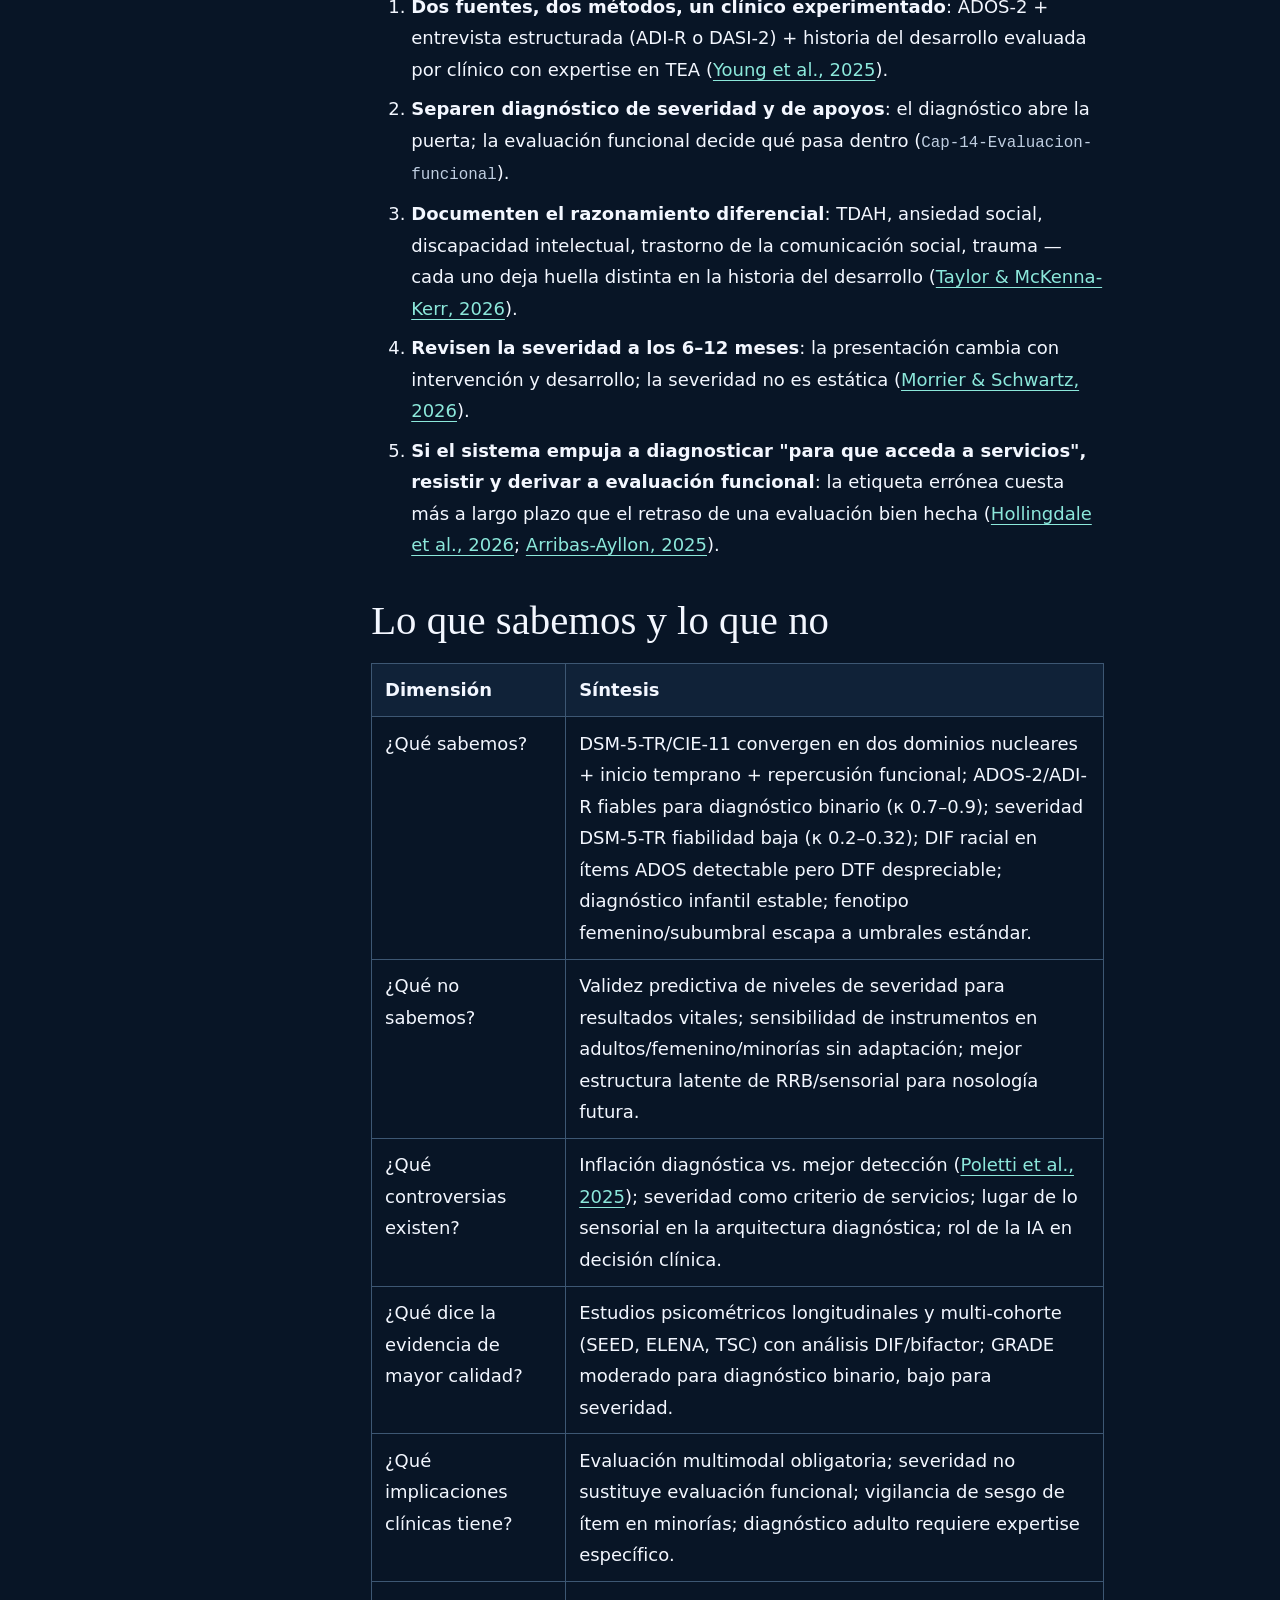
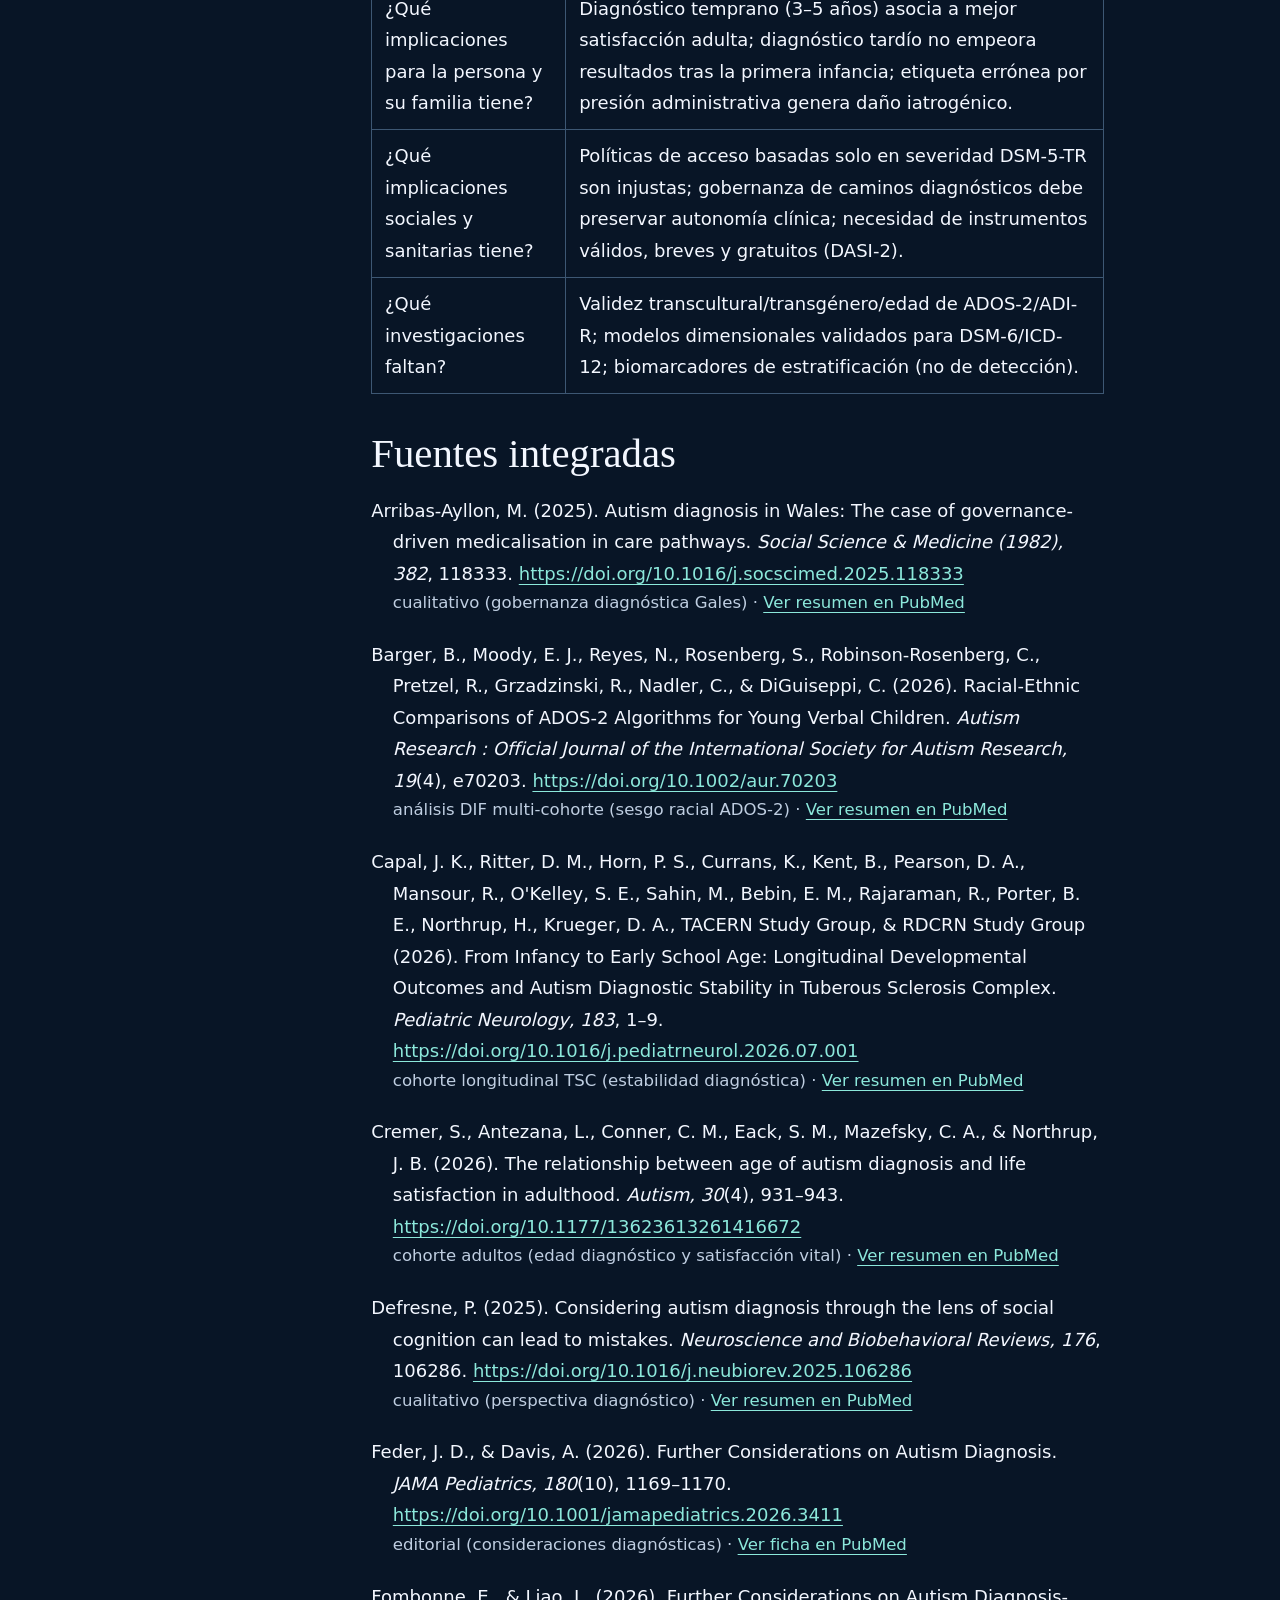
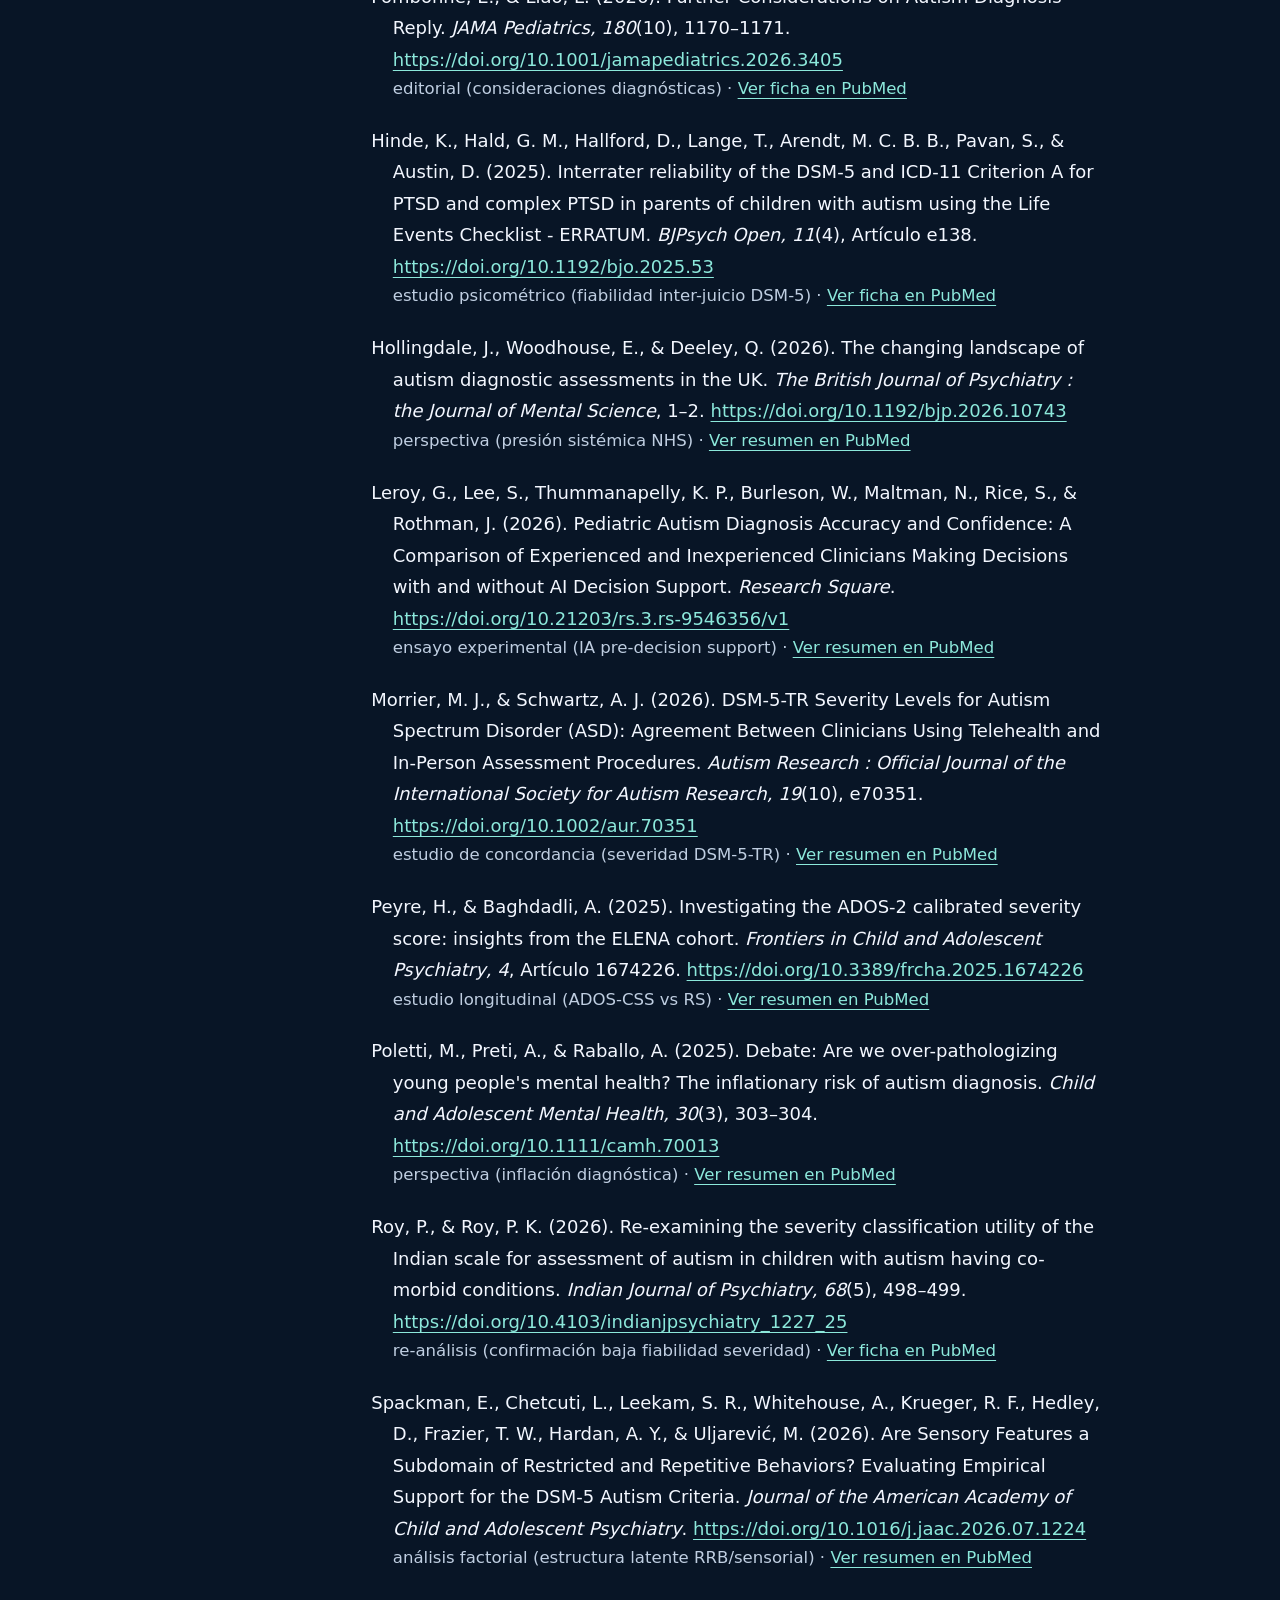
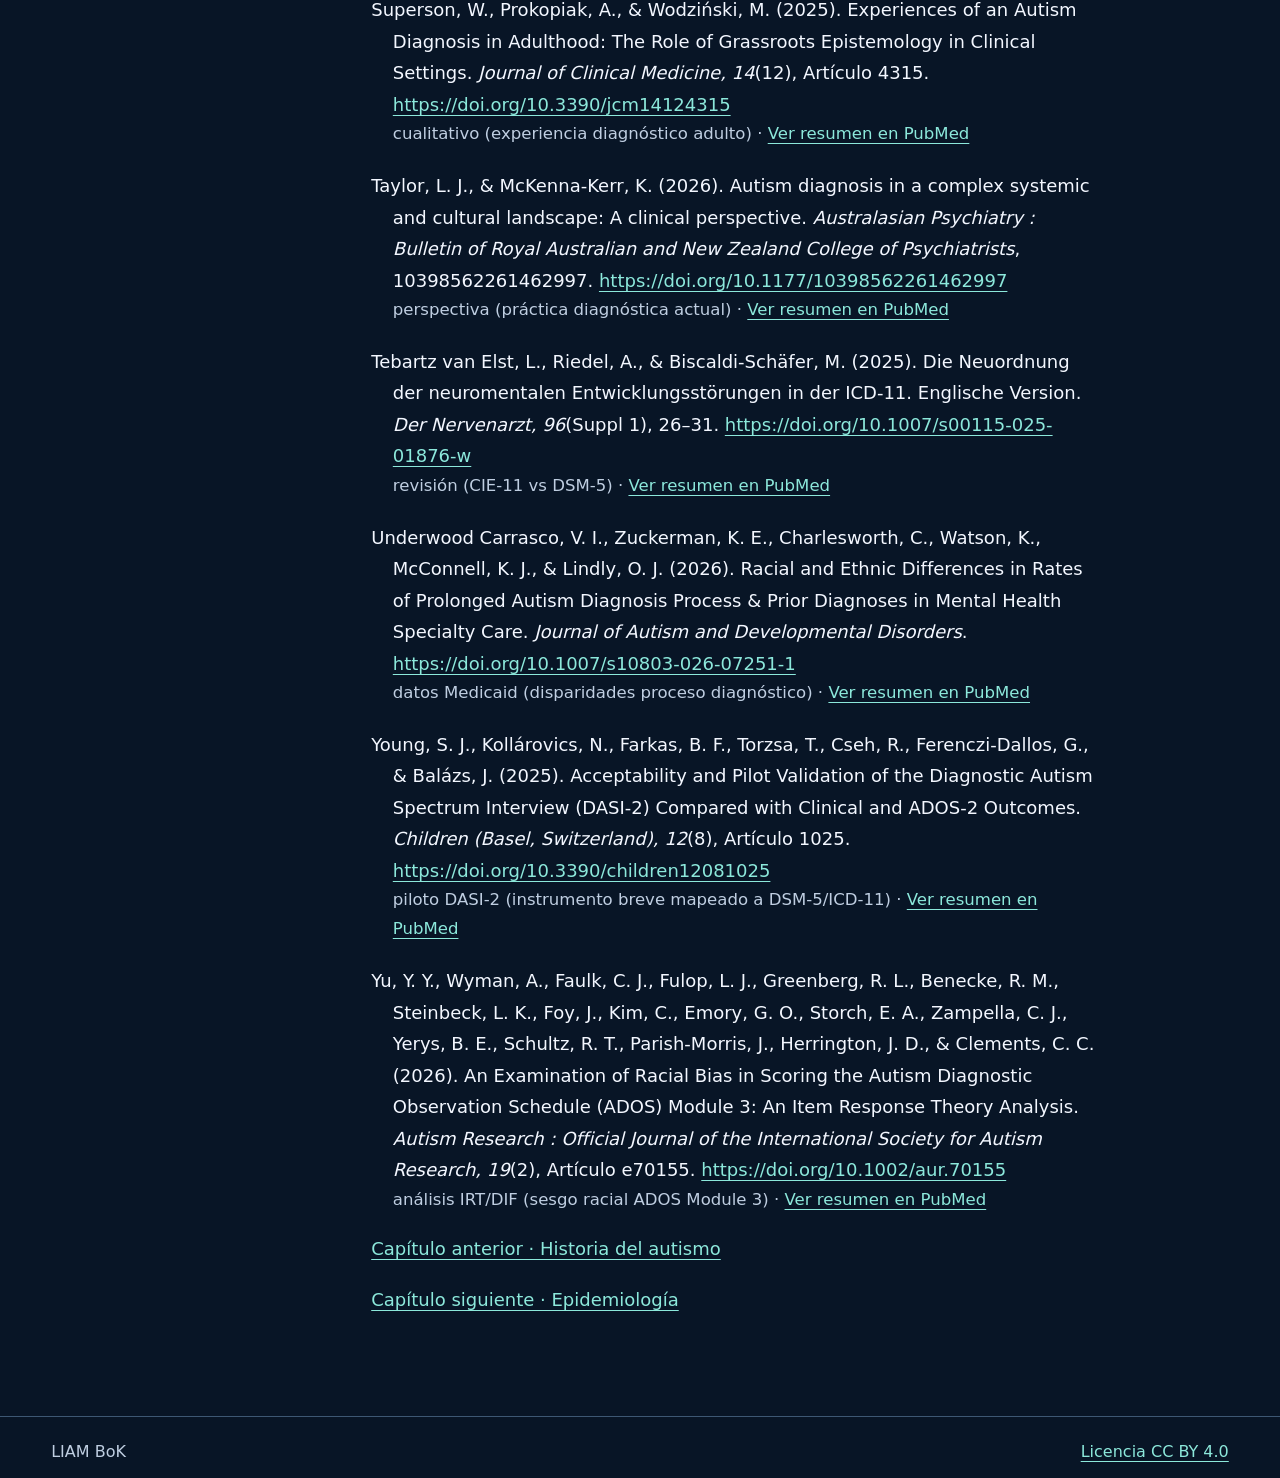
<file: capitulo-03.html>
<!doctype html>
<html lang="es">
<head>
  <meta charset="utf-8">
  <meta name="viewport" content="width=device-width, initial-scale=1">
  <meta name="theme-color" content="#081526">
  <meta name="description" content="Lee Criterios diagnósticos, capítulo 3 de Libro Vivo: Autismo de LIAM BoK.">
  <title>Criterios diagnósticos | LIAM BoK</title>
  <link rel="stylesheet" href="styles.css?v=2">
  <link rel="stylesheet" href="capitulo.css?v=3">
</head>
<body>
  <a class="skip" href="#contenido">Saltar al contenido</a>
  <header class="masthead">
    <div class="shell bar">
      <a class="brand" href="./">LIAM <span>BoK</span></a>
      <nav aria-label="Navegación principal"><a href="./#libro">Volver al libro vivo</a></nav>
    </div>
  </header>
  <main id="contenido" class="shell chapter">
    <header class="chapter-heading">
      <p class="chapter-label">Libro Vivo: Autismo · Capítulo 3</p>
      <h1>Criterios diagnósticos</h1>
    </header>
    <div class="reading-layout">
      <nav class="chapter-toc" aria-label="En este capítulo">
        <h2>En este capítulo</h2>
        <ul><li><a href="#resumen-ejecutivo">Resumen ejecutivo</a></li>
<li><a href="#marco">Marco</a></li>
<li><a href="#evidencia-en-arco">Evidencia en arco</a></li>
<li><a href="#vida-real-contexto">Vida real / contexto</a></li>
<li><a href="#limites-y-debates">Límites y debates</a></li>
<li><a href="#cierre-operativo">Cierre operativo</a></li>
<li><a href="#lo-que-sabemos-y-lo-que-no">Lo que sabemos y lo que no</a></li>
<li><a href="#fuentes-integradas">Fuentes integradas</a></li></ul>
      </nav>
      <article class="chapter-text" aria-label="Texto del capítulo">
<blockquote>
<p>Conexiones: <a href="capitulo-01.html">Qué es el autismo</a> · <a href="capitulo-02.html">Historia del autismo</a> · <code>Cap-10-Proceso-diagnostico</code> · <code>Cap-09-Herramientas-cribado</code> · <code>Cap-13-Diagnostico-diferencial</code> · <code>Cap-14-Evaluacion-funcional</code></p>
</blockquote>
<h2 id="resumen-ejecutivo">Resumen ejecutivo</h2>
<p>El diagnóstico del autismo hoy se basa en dos pilares manuales (DSM-5-TR y CIE-11) que definen el mismo constructo con matices distintos, y en instrumentos estandarizados (ADOS-2, ADI-R) cuyas propiedades psicométricas son sólidas pero no infalibles. La evidencia acumulada muestra: (1) fiabilidad diagnóstica buena para la <em>clasificación</em> binaria, pero baja para los <em>niveles de severidad</em> que determinan apoyos; (2) sesgos raciales/étnicos pequeños pero detectables en ítems específicos del ADOS, que no cambian la clasificación; (3) estabilidad diagnóstica alta en la infancia pero discrepancias creciente en la adultez; (4) una presión sistémica que empuja a diagnosticar fuera de los marcos estandarizados. Este capítulo explica qué miden los criterios, dónde fallan y qué reglas prácticas protegen al clínico y a la familia.</p>
<h2 id="marco">Marco</h2>
<p><strong>DSM-5-TR vs. CIE-11: convergencia y divergencia</strong>. Ambos manuales unifican los antiguos subtipos (autismo infantil, Asperger, TGD-NE) en un único <strong>trastorno del espectro autista (TEA)</strong> definido por dos dominios nucleares —<em>comunicación e interacción social</em> y <em>patrones restringidos y repetitivos</em>— con inicio en el desarrollo temprano y repercusión funcional (<a href="#ref-tebartz2025reclassification">Tebartz van Elst et al., 2025</a>). Diferencias clave:</p>
<div class="table-scroll" role="region" aria-label="Tabla del capítulo" tabindex="0"><table>
<thead>
<tr>
<th>Aspecto</th>
<th>DSM-5-TR</th>
<th>CIE-11</th>
</tr>
</thead>
<tbody>
<tr>
<td>Niveles de severidad</td>
<td>3 niveles (requiere apoyo, apoyo sustancial, apoyo muy sustancial) por dominio</td>
<td>4 categorías (sin ID, con ID leve/moderado/grave) + perfil de rasgos</td>
</tr>
<tr>
<td>Sensorialidad</td>
<td>Subdominio de RRB (ítem D)</td>
<td>Reconocida como rasgo asociado, no núcleo obligatorio</td>
</tr>
<tr>
<td>Umbral</td>
<td>Clínico, requiere &quot;repercusión funcional&quot;</td>
<td>Clínico, permite &quot;variantes de la norma&quot; en casos leves</td>
</tr>
</tbody>
</table></div>
<p>La CIE-11 introduce explícitamente la idea de que los rasgos pueden ser <strong>variantes no patológicas</strong> — eco de la neurodiversidad en la nosología oficial (<a href="#ref-tebartz2025reclassification">Tebartz van Elst et al., 2025</a>).</p>
<p><strong>Instrumentos estandarizados: qué miden y qué no</strong>. El <strong>ADOS-2</strong> (observación estructurada) y la <strong>ADI-R</strong> (entrevista a cuidadores) son el estándar de oro <em>de facto</em>. Su fiabilidad inter-juicio para el diagnóstico <em>binario</em> (TEA sí/no) es buena (κ 0.7–0.9); en cambio, la concordancia para <strong>niveles de severidad DSM-5-TR</strong> es solo regular-fair (κ 0.2–0.32) incluso entre clínicos expertos evaluando los mismos casos en tele-salud y presencial (<a href="#ref-morrier2026severity">Morrier &amp; Schwartz, 2026</a>). La conclusión práctica: <strong>diagnóstico y asignación de apoyos son decisiones clínicas distintas</strong> (<a href="#ref-morrier2026severity">Morrier &amp; Schwartz, 2026</a>).</p>
<h2 id="evidencia-en-arco">Evidencia en arco</h2>
<h3 id="fiabilidad-del-diagnostico-binario-vs-severidad">Fiabilidad del diagnóstico binario vs. severidad</h3>
<p>Un estudio con 49 niños pequeños evaluados por cuatro clínicos doctorales mostró: acuerdo <em>diagnóstico</em> alto (κ &gt;0.8), pero acuerdo en <em>niveles de severidad</em> regular para comunicación social (κ=0.32) y leve para RRB (κ=0.20) — sin diferencias por modalidad (tele/presencial) ni por clínico individual (<a href="#ref-morrier2026severity">Morrier &amp; Schwartz, 2026</a>). Re-exámenes independientes confirman que la fiabilidad de severidad no mejora añadiendo más información clínica (<a href="#ref-roy2026examining">Roy &amp; Roy, 2026</a>). <strong>Implicación</strong>: los niveles de severidad no deben usarse como criterio único de elegibilidad para servicios; la evaluación funcional (<code>Cap-14-Evaluacion-funcional</code>) es complemento obligatorio.</p>
<h3 id="sesgos-raciales-etnicos-en-el-ados-2">Sesgos raciales/étnicos en el ADOS-2</h3>
<p>Análisis de funcionamiento diferencial de ítems (DIF) en Module 1–2 (n&gt;1800, estudio SEED) identifican DIF estadístico en ítems de Afecto Social y RRB, pero el <strong>funcionamiento diferencial de la prueba completa (DTF) es despreciable</strong> (–0.07 a 0.08 puntos en subescalas) — las diferencias de ítem se compensan y no cambian la clasificación final en preescolares (<a href="#ref-barger2026racial">Barger et al., 2026</a>). En Module 3 (n=735), tres ítems muestran sesgo racial detectable (A1, A5, D5) con impacto total de 0.16–0.23 puntos en escala 0–48, sin afectar el algoritmo diagnóstico (<a href="#ref-yu2026examination">Yu et al., 2026</a>). <strong>Conclusión</strong>: el sesgo existe a nivel de ítem pero no invalida la decisión diagnóstica binaria; sí exige vigilancia en la interpretación cualitativa de subescalas, especialmente en minorías.</p>
<h3 id="estabilidad-diagnostica-longitudinal">Estabilidad diagnóstica longitudinal</h3>
<p>En una cohorte de esclerosis tuberosa (TSC) seguida prospectivamente desde la infancia a edad escolar, el <strong>diagnóstico de TEA fue estable en la mayoría</strong> (48% cumplían criterios en la visita final); la función adaptativa baja predijo mantenimiento del diagnóstico (<a href="#ref-capal2026infancy">Capal et al., 2026</a>). En población general, los diagnósticos tempranos (&lt;3 años) se asocian a mayor satisfacción vital adulta que los diagnósticos tardíos, pero <strong>la ventaja desaparece tras la primera infancia</strong> (6–17 años similar a adulto) (<a href="#ref-cremer2026relationship">Cremer et al., 2026</a>). La estabilidad, por tanto, no equivale a inmutabilidad del fenotipo.</p>
<h3 id="la-calibracion-del-ados-css-gana-comparabilidad-pierde-senal">La calibración del ADOS-CSS: gana comparabilidad, pierde señal</h3>
<p>El ADOS Calibrated Severity Score (CSS) permite comparar módulos y edades, pero <strong>introduce distorsión de la señal de medición</strong>: la varianza explicada por módulo, edad y CI es mayor en los scores brutos (RS) que en el CSS (<a href="#ref-peyre2025investigating">Peyre &amp; Baghdadli, 2025</a>). Para seguimiento longitudinal de un mismo niño, el score bruto es más fiel; el CSS sirve para comparación transversal entre niños en módulos distintos.</p>
<h3 id="diagnostico-adulto-y-female-phenotype">Diagnóstico adulto y female phenotype</h3>
<p>El retraso diagnóstico en mujeres y adultos es estructural: los criterios fueron validados en niños varones, y el <strong>fenotipo femenino (camuflaje, intereses socialmente aceptables)</strong> escapa a los umbrales estándar (<code>Cap-11-Diagnostico-mujeres</code> · <code>Cap-21-Enmascaramiento</code>). Herramientas emergentes como el DASI-2 (entrevista mapeada a DSM-5/ICD-11) muestran concordancia sustancial con diagnóstico clínico (κ=0.70) y son gratuitas y breves (<a href="#ref-young2025acceptability">Young et al., 2025</a>) — candidatas a reducir la brecha.</p>
<h3 id="ia-y-decision-clinica-pre-decision-support-decision-automatizada">IA y decisión clínica: pre-decision support ≠ decisión automatizada</h3>
<p>Un estudio experimental con 21 clínicos y una herramienta IA (ADIS) que sugiere criterios DSM-5 a partir de texto narrativo encontró: <strong>precisión diagnóstica <em>menor</em> con IA</strong> (57% vs 67%), confianza inflada independientemente de la corrección, y trainees vulnerables a seguir recomendaciones erróneas (<a href="#ref-leroy2026pediatric">Leroy et al., 2026</a>). La IA puede estructurar la recogida de datos, pero <strong>la decisión diagnóstica sigue siendo clínica</strong>.</p>
<h3 id="gobernanza-y-medicalizacion-el-diagnostico-como-puerta-administrativa">Gobernanza y medicalización: el diagnóstico como puerta administrativa</h3>
<p>En sistemas públicos (ej. NHS Gales, NHS UK), los <strong>caminos estandarizados (ND pathways)</strong> regulan quién accede a evaluación, con qué herramientas y bajo qué umbrales, transformando la discreción clínica en decisión administrativa (<a href="#ref-arribas-ayllon2025autism">Arribas-Ayllon, 2025</a>; <a href="#ref-hollingdale2026changing">Hollingdale et al., 2026</a>). La presión por reducir listas de espera ha llevado a atajos que comprometen calidad (<a href="#ref-hollingdale2026changing">Hollingdale et al., 2026</a>). <strong>Riesgo</strong>: diagnosticar por acceso a servicios, no por criterios clínicos.</p>
<h3 id="disputa-nosologica-expansion-legitima-o-inflacion-diagnostica">Disputa nosológica: ¿expansión legítima o inflación diagnóstica?</h3>
<p>La prevalencia ha subido 3–10× en dos décadas. La tesis de la <strong>inflación diagnóstica</strong> argumenta que la expansión del espectro, la ausencia de biomarcadores, el auge de diagnósticos adultos sin rasgos infantiles documentados y la atribución de dificultades sociales transdiagnósticas a &quot;rasgos subumbrales&quot; diluyen la validez neurobiológica del constructo (<a href="#ref-poletti2025debate">Poletti et al., 2025</a>; <a href="#ref-fombonne2026further">Fombonne &amp; Liao, 2026</a>). La contra-tesis: mejor detección, criterios inclusivos y reconocimiento del fenotipo femenino explican el aumento (<a href="capitulo-04.html">Epidemiología</a>). LIAM presenta la tensión sin cerrarla: <strong>cada diagnóstico debe resistir el escrutinio de criterios operacionalizados</strong>, no solo la necesidad administrativa.</p>
<h3 id="estructura-latente-de-los-rrb-y-lo-sensorial-el-modelo-dsm-5-no-es-el-mejor">Estructura latente de los RRB y lo sensorial: el modelo DSM-5 no es el mejor</h3>
<p>Análisis factorial cruzado de DARB + SEQ-3 (n amplio) muestra que el <strong>modelo de 4 factores alineado al DSM-5 tiene el peor ajuste</strong>; un modelo de 10 factores empírico ajusta mejor, y estructuras bifactor de 2 dimensiones (hipersensorialidad + insistencia en lo mismo / conducta motora repetitiva + búsqueda sensorial) superan al factor general unidimensional (<a href="#ref-spackman2026sensory">Spackman et al., 2026</a>). La categorización DSM-5 de lo sensorial como subdominio de RRB fue consenso experto, no derivación empírica — el próximo DSM probablemente reestructurará esto.</p>
<h2 id="vida-real-contexto">Vida real / contexto</h2>
<p>Para una familia frente al proceso:</p>
<ul>
<li><strong>Pida evaluación completa, no solo ADOS</strong>: ADOS-2 + ADI-R/DASI-2 + historia del desarrollo + observación naturalista + evaluación funcional. Un solo instrumento no basta (<a href="#ref-morrier2026severity">Morrier &amp; Schwartz, 2026</a>; <a href="#ref-young2025acceptability">Young et al., 2025</a>).</li>
<li><strong>Cuestionen la severidad, no el diagnóstico</strong>: si el nivel asignado no cuadra con lo que ven día a día, exijan evaluación funcional separada (<a href="#ref-morrier2026severity">Morrier &amp; Schwartz, 2026</a>).</li>
<li><strong>En minorías raciales/étnicas</strong>: los ítems con DIF son pocos y no cambian la clasificación binaria, pero pidan al clínico que documente la interpretación cualitativa (<a href="#ref-barger2026racial">Barger et al., 2026</a>; <a href="#ref-yu2026examination">Yu et al., 2026</a>).</li>
<li><strong>Adultos buscando diagnóstico</strong>: busquen clínicos con experiencia en fenotipo adulto/femenino; lleven historial escolar/trabajo y testimonios de infancia (<a href="#ref-cremer2026relationship">Cremer et al., 2026</a>; <code>Cap-12-Diagnostico-adultos</code>).</li>
<li><strong>Desconfíen de atajos</strong>: evaluaciones de 30 minutos, herramientas online no validadas, o &quot;diagnóstico para acceder a X servicio&quot; son banderas rojas (<a href="#ref-hollingdale2026changing">Hollingdale et al., 2026</a>; <a href="#ref-leroy2026pediatric">Leroy et al., 2026</a>).</li>
</ul>
<h2 id="limites-y-debates">Límites y debates</h2>
<ul>
<li><strong>Severidad ≠ necesidades de apoyo</strong>: la concordancia baja de severidad DSM-5-TR cuestiona su uso como <em>gatekeeper</em> de servicios (<a href="#ref-morrier2026severity">Morrier &amp; Schwartz, 2026</a>; <a href="#ref-roy2026examining">Roy &amp; Roy, 2026</a>).</li>
<li><strong>Umbral poroso</strong>: la frontera con el fenotipo amplio y con TDAH/ansiedad social es zona gris; el diagnóstico categórico impone una dicotomía que la naturaleza no respeta (<a href="#ref-poletti2025debate">Poletti et al., 2025</a>; <a href="#ref-tebartz2025reclassification">Tebartz van Elst et al., 2025</a>).</li>
<li><strong>Instrumentos entrenados en hombres blancos</strong>: aunque el DTF es bajo, la validez ecológica en mujeres, minorías y adultos mayores sigue sin estudiarse a fondo (<a href="#ref-barger2026racial">Barger et al., 2026</a>; <a href="#ref-yu2026examination">Yu et al., 2026</a>).</li>
<li><strong>Calidad de fuentes</strong>: varios artículos clave (Fombonne, Poletti, Taylor, Arribas-Ayllón) son editoriales/perspectivas: marcan el debate, no aportan datos primarios.</li>
</ul>
<h2 id="cierre-operativo">Cierre operativo</h2>
<p>Cinco reglas para un diagnóstico robusto:</p>
<ol>
<li><strong>Dos fuentes, dos métodos, un clínico experimentado</strong>: ADOS-2 + entrevista estructurada (ADI-R o DASI-2) + historia del desarrollo evaluada por clínico con expertise en TEA (<a href="#ref-young2025acceptability">Young et al., 2025</a>).</li>
<li><strong>Separen diagnóstico de severidad y de apoyos</strong>: el diagnóstico abre la puerta; la evaluación funcional decide qué pasa dentro (<code>Cap-14-Evaluacion-funcional</code>).</li>
<li><strong>Documenten el razonamiento diferencial</strong>: TDAH, ansiedad social, discapacidad intelectual, trastorno de la comunicación social, trauma — cada uno deja huella distinta en la historia del desarrollo (<a href="#ref-taylor2026autism">Taylor &amp; McKenna-Kerr, 2026</a>).</li>
<li><strong>Revisen la severidad a los 6–12 meses</strong>: la presentación cambia con intervención y desarrollo; la severidad no es estática (<a href="#ref-morrier2026severity">Morrier &amp; Schwartz, 2026</a>).</li>
<li><strong>Si el sistema empuja a diagnosticar &quot;para que acceda a servicios&quot;, resistir y derivar a evaluación funcional</strong>: la etiqueta errónea cuesta más a largo plazo que el retraso de una evaluación bien hecha (<a href="#ref-hollingdale2026changing">Hollingdale et al., 2026</a>; <a href="#ref-arribas-ayllon2025autism">Arribas-Ayllon, 2025</a>).</li>
</ol>
<h2 id="lo-que-sabemos-y-lo-que-no">Lo que sabemos y lo que no</h2>
<div class="table-scroll" role="region" aria-label="Tabla del capítulo" tabindex="0"><table>
<thead>
<tr>
<th>Dimensión</th>
<th>Síntesis</th>
</tr>
</thead>
<tbody>
<tr>
<td>¿Qué sabemos?</td>
<td>DSM-5-TR/CIE-11 convergen en dos dominios nucleares + inicio temprano + repercusión funcional; ADOS-2/ADI-R fiables para diagnóstico binario (κ 0.7–0.9); severidad DSM-5-TR fiabilidad baja (κ 0.2–0.32); DIF racial en ítems ADOS detectable pero DTF despreciable; diagnóstico infantil estable; fenotipo femenino/subumbral escapa a umbrales estándar.</td>
</tr>
<tr>
<td>¿Qué no sabemos?</td>
<td>Validez predictiva de niveles de severidad para resultados vitales; sensibilidad de instrumentos en adultos/femenino/minorías sin adaptación; mejor estructura latente de RRB/sensorial para nosología futura.</td>
</tr>
<tr>
<td>¿Qué controversias existen?</td>
<td>Inflación diagnóstica vs. mejor detección (<a href="#ref-poletti2025debate">Poletti et al., 2025</a>); severidad como criterio de servicios; lugar de lo sensorial en la arquitectura diagnóstica; rol de la IA en decisión clínica.</td>
</tr>
<tr>
<td>¿Qué dice la evidencia de mayor calidad?</td>
<td>Estudios psicométricos longitudinales y multi-cohorte (SEED, ELENA, TSC) con análisis DIF/bifactor; GRADE moderado para diagnóstico binario, bajo para severidad.</td>
</tr>
<tr>
<td>¿Qué implicaciones clínicas tiene?</td>
<td>Evaluación multimodal obligatoria; severidad no sustituye evaluación funcional; vigilancia de sesgo de ítem en minorías; diagnóstico adulto requiere expertise específico.</td>
</tr>
<tr>
<td>¿Qué implicaciones para la persona y su familia tiene?</td>
<td>Diagnóstico temprano (3–5 años) asocia a mejor satisfacción adulta; diagnóstico tardío no empeora resultados tras la primera infancia; etiqueta errónea por presión administrativa genera daño iatrogénico.</td>
</tr>
<tr>
<td>¿Qué implicaciones sociales y sanitarias tiene?</td>
<td>Políticas de acceso basadas solo en severidad DSM-5-TR son injustas; gobernanza de caminos diagnósticos debe preservar autonomía clínica; necesidad de instrumentos válidos, breves y gratuitos (DASI-2).</td>
</tr>
<tr>
<td>¿Qué investigaciones faltan?</td>
<td>Validez transcultural/transgénero/edad de ADOS-2/ADI-R; modelos dimensionales validados para DSM-6/ICD-12; biomarcadores de estratificación (no de detección).</td>
</tr>
</tbody>
</table></div>
<h2 id="fuentes-integradas">Fuentes integradas</h2>
<ul class="references" role="list">
<li id="ref-arribas-ayllon2025autism"><p>Arribas-Ayllon, M. (2025). Autism diagnosis in Wales: The case of governance-driven medicalisation in care pathways. <em>Social Science &amp; Medicine (1982), 382</em>, 118333. <a href="https://doi.org/10.1016/j.socscimed.2025.118333">https://doi.org/10.1016/j.socscimed.2025.118333</a></p>
<p>cualitativo (gobernanza diagnóstica Gales) · <a href="https://pubmed.ncbi.nlm.nih.gov/40580773/#abstract" aria-label="Ver resumen en PubMed · Arribas-Ayllon (2025)">Ver resumen en PubMed</a></p></li>
<li id="ref-barger2026racial"><p>Barger, B., Moody, E. J., Reyes, N., Rosenberg, S., Robinson-Rosenberg, C., Pretzel, R., Grzadzinski, R., Nadler, C., &amp; DiGuiseppi, C. (2026). Racial-Ethnic Comparisons of ADOS-2 Algorithms for Young Verbal Children. <em>Autism Research : Official Journal of the International Society for Autism Research, 19</em>(4), e70203. <a href="https://doi.org/10.1002/aur.70203">https://doi.org/10.1002/aur.70203</a></p>
<p>análisis DIF multi-cohorte (sesgo racial ADOS-2) · <a href="https://pubmed.ncbi.nlm.nih.gov/41808370/#abstract" aria-label="Ver resumen en PubMed · Barger (2026)">Ver resumen en PubMed</a></p></li>
<li id="ref-capal2026infancy"><p>Capal, J. K., Ritter, D. M., Horn, P. S., Currans, K., Kent, B., Pearson, D. A., Mansour, R., O&#x27;Kelley, S. E., Sahin, M., Bebin, E. M., Rajaraman, R., Porter, B. E., Northrup, H., Krueger, D. A., TACERN Study Group, &amp; RDCRN Study Group (2026). From Infancy to Early School Age: Longitudinal Developmental Outcomes and Autism Diagnostic Stability in Tuberous Sclerosis Complex. <em>Pediatric Neurology, 183</em>, 1–9. <a href="https://doi.org/10.1016/j.pediatrneurol.2026.07.001">https://doi.org/10.1016/j.pediatrneurol.2026.07.001</a></p>
<p>cohorte longitudinal TSC (estabilidad diagnóstica) · <a href="https://pubmed.ncbi.nlm.nih.gov/42497524/#abstract" aria-label="Ver resumen en PubMed · Capal (2026)">Ver resumen en PubMed</a></p></li>
<li id="ref-cremer2026relationship"><p>Cremer, S., Antezana, L., Conner, C. M., Eack, S. M., Mazefsky, C. A., &amp; Northrup, J. B. (2026). The relationship between age of autism diagnosis and life satisfaction in adulthood. <em>Autism, 30</em>(4), 931–943. <a href="https://doi.org/10.1177/13623613261416672">https://doi.org/10.1177/13623613261416672</a></p>
<p>cohorte adultos (edad diagnóstico y satisfacción vital) · <a href="https://pubmed.ncbi.nlm.nih.gov/41664902/#abstract" aria-label="Ver resumen en PubMed · Cremer (2026)">Ver resumen en PubMed</a></p></li>
<li id="ref-defresne2025considering"><p>Defresne, P. (2025). Considering autism diagnosis through the lens of social cognition can lead to mistakes. <em>Neuroscience and Biobehavioral Reviews, 176</em>, 106286. <a href="https://doi.org/10.1016/j.neubiorev.2025.106286">https://doi.org/10.1016/j.neubiorev.2025.106286</a></p>
<p>cualitativo (perspectiva diagnóstico) · <a href="https://pubmed.ncbi.nlm.nih.gov/40669524/#abstract" aria-label="Ver resumen en PubMed · Defresne (2025)">Ver resumen en PubMed</a></p></li>
<li id="ref-feder2026further"><p>Feder, J. D., &amp; Davis, A. (2026). Further Considerations on Autism Diagnosis. <em>JAMA Pediatrics, 180</em>(10), 1169–1170. <a href="https://doi.org/10.1001/jamapediatrics.2026.3411">https://doi.org/10.1001/jamapediatrics.2026.3411</a></p>
<p>editorial (consideraciones diagnósticas) · <a href="https://pubmed.ncbi.nlm.nih.gov/42606849/" aria-label="Ver ficha en PubMed · Feder (2026)">Ver ficha en PubMed</a></p></li>
<li id="ref-fombonne2026further"><p>Fombonne, E., &amp; Liao, L. (2026). Further Considerations on Autism Diagnosis-Reply. <em>JAMA Pediatrics, 180</em>(10), 1170–1171. <a href="https://doi.org/10.1001/jamapediatrics.2026.3405">https://doi.org/10.1001/jamapediatrics.2026.3405</a></p>
<p>editorial (consideraciones diagnósticas) · <a href="https://pubmed.ncbi.nlm.nih.gov/42606844/" aria-label="Ver ficha en PubMed · Fombonne (2026)">Ver ficha en PubMed</a></p></li>
<li id="ref-hinde2025interrater"><p>Hinde, K., Hald, G. M., Hallford, D., Lange, T., Arendt, M. C. B. B., Pavan, S., &amp; Austin, D. (2025). Interrater reliability of the DSM-5 and ICD-11 Criterion A for PTSD and complex PTSD in parents of children with autism using the Life Events Checklist - ERRATUM. <em>BJPsych Open, 11</em>(4), Artículo e138. <a href="https://doi.org/10.1192/bjo.2025.53">https://doi.org/10.1192/bjo.2025.53</a></p>
<p>estudio psicométrico (fiabilidad inter-juicio DSM-5) · <a href="https://pubmed.ncbi.nlm.nih.gov/40583528/" aria-label="Ver ficha en PubMed · Hinde (2025)">Ver ficha en PubMed</a></p></li>
<li id="ref-hollingdale2026changing"><p>Hollingdale, J., Woodhouse, E., &amp; Deeley, Q. (2026). The changing landscape of autism diagnostic assessments in the UK. <em>The British Journal of Psychiatry : the Journal of Mental Science</em>, 1–2. <a href="https://doi.org/10.1192/bjp.2026.10743">https://doi.org/10.1192/bjp.2026.10743</a></p>
<p>perspectiva (presión sistémica NHS) · <a href="https://pubmed.ncbi.nlm.nih.gov/42487444/#abstract" aria-label="Ver resumen en PubMed · Hollingdale (2026)">Ver resumen en PubMed</a></p></li>
<li id="ref-leroy2026pediatric"><p>Leroy, G., Lee, S., Thummanapelly, K. P., Burleson, W., Maltman, N., Rice, S., &amp; Rothman, J. (2026). Pediatric Autism Diagnosis Accuracy and Confidence: A Comparison of Experienced and Inexperienced Clinicians Making Decisions with and without AI Decision Support. <em>Research Square</em>. <a href="https://doi.org/10.21203/rs.3.rs-9546356/v1">https://doi.org/10.21203/rs.3.rs-9546356/v1</a></p>
<p>ensayo experimental (IA pre-decision support) · <a href="https://pubmed.ncbi.nlm.nih.gov/42396525/#abstract" aria-label="Ver resumen en PubMed · Leroy (2026)">Ver resumen en PubMed</a></p></li>
<li id="ref-morrier2026severity"><p>Morrier, M. J., &amp; Schwartz, A. J. (2026). DSM-5-TR Severity Levels for Autism Spectrum Disorder (ASD): Agreement Between Clinicians Using Telehealth and In-Person Assessment Procedures. <em>Autism Research : Official Journal of the International Society for Autism Research, 19</em>(10), e70351. <a href="https://doi.org/10.1002/aur.70351">https://doi.org/10.1002/aur.70351</a></p>
<p>estudio de concordancia (severidad DSM-5-TR) · <a href="https://pubmed.ncbi.nlm.nih.gov/42625448/#abstract" aria-label="Ver resumen en PubMed · Morrier (2026)">Ver resumen en PubMed</a></p></li>
<li id="ref-peyre2025investigating"><p>Peyre, H., &amp; Baghdadli, A. (2025). Investigating the ADOS-2 calibrated severity score: insights from the ELENA cohort. <em>Frontiers in Child and Adolescent Psychiatry, 4</em>, Artículo 1674226. <a href="https://doi.org/10.3389/frcha.2025.1674226">https://doi.org/10.3389/frcha.2025.1674226</a></p>
<p>estudio longitudinal (ADOS-CSS vs RS) · <a href="https://pubmed.ncbi.nlm.nih.gov/41601706/#abstract" aria-label="Ver resumen en PubMed · Peyre (2025)">Ver resumen en PubMed</a></p></li>
<li id="ref-poletti2025debate"><p>Poletti, M., Preti, A., &amp; Raballo, A. (2025). Debate: Are we over-pathologizing young people&#x27;s mental health? The inflationary risk of autism diagnosis. <em>Child and Adolescent Mental Health, 30</em>(3), 303–304. <a href="https://doi.org/10.1111/camh.70013">https://doi.org/10.1111/camh.70013</a></p>
<p>perspectiva (inflación diagnóstica) · <a href="https://pubmed.ncbi.nlm.nih.gov/40646702/#abstract" aria-label="Ver resumen en PubMed · Poletti (2025)">Ver resumen en PubMed</a></p></li>
<li id="ref-roy2026examining"><p>Roy, P., &amp; Roy, P. K. (2026). Re-examining the severity classification utility of the Indian scale for assessment of autism in children with autism having co-morbid conditions. <em>Indian Journal of Psychiatry, 68</em>(5), 498–499. <a href="https://doi.org/10.4103/indianjpsychiatry_1227_25">https://doi.org/10.4103/indianjpsychiatry_1227_25</a></p>
<p>re-análisis (confirmación baja fiabilidad severidad) · <a href="https://pubmed.ncbi.nlm.nih.gov/42381851/" aria-label="Ver ficha en PubMed · Roy (2026)">Ver ficha en PubMed</a></p></li>
<li id="ref-spackman2026sensory"><p>Spackman, E., Chetcuti, L., Leekam, S. R., Whitehouse, A., Krueger, R. F., Hedley, D., Frazier, T. W., Hardan, A. Y., &amp; Uljarević, M. (2026). Are Sensory Features a Subdomain of Restricted and Repetitive Behaviors? Evaluating Empirical Support for the DSM-5 Autism Criteria. <em>Journal of the American Academy of Child and Adolescent Psychiatry</em>. <a href="https://doi.org/10.1016/j.jaac.2026.07.1224">https://doi.org/10.1016/j.jaac.2026.07.1224</a></p>
<p>análisis factorial (estructura latente RRB/sensorial) · <a href="https://pubmed.ncbi.nlm.nih.gov/42492896/#abstract" aria-label="Ver resumen en PubMed · Spackman (2026)">Ver resumen en PubMed</a></p></li>
<li id="ref-superson2025experiences"><p>Superson, W., Prokopiak, A., &amp; Wodziński, M. (2025). Experiences of an Autism Diagnosis in Adulthood: The Role of Grassroots Epistemology in Clinical Settings. <em>Journal of Clinical Medicine, 14</em>(12), Artículo 4315. <a href="https://doi.org/10.3390/jcm14124315">https://doi.org/10.3390/jcm14124315</a></p>
<p>cualitativo (experiencia diagnóstico adulto) · <a href="https://pubmed.ncbi.nlm.nih.gov/40566058/#abstract" aria-label="Ver resumen en PubMed · Superson (2025)">Ver resumen en PubMed</a></p></li>
<li id="ref-taylor2026autism"><p>Taylor, L. J., &amp; McKenna-Kerr, K. (2026). Autism diagnosis in a complex systemic and cultural landscape: A clinical perspective. <em>Australasian Psychiatry : Bulletin of Royal Australian and New Zealand College of Psychiatrists</em>, 10398562261462997. <a href="https://doi.org/10.1177/10398562261462997">https://doi.org/10.1177/10398562261462997</a></p>
<p>perspectiva (práctica diagnóstica actual) · <a href="https://pubmed.ncbi.nlm.nih.gov/42366460/#abstract" aria-label="Ver resumen en PubMed · Taylor (2026)">Ver resumen en PubMed</a></p></li>
<li id="ref-tebartz2025reclassification"><p>Tebartz van Elst, L., Riedel, A., &amp; Biscaldi-Schäfer, M. (2025). Die Neuordnung der neuromentalen Entwicklungsstörungen in der ICD-11. Englische Version. <em>Der Nervenarzt, 96</em>(Suppl 1), 26–31. <a href="https://doi.org/10.1007/s00115-025-01876-w">https://doi.org/10.1007/s00115-025-01876-w</a></p>
<p>revisión (CIE-11 vs DSM-5) · <a href="https://pubmed.ncbi.nlm.nih.gov/41032123/#abstract" aria-label="Ver resumen en PubMed · Tebartz van Elst (2025)">Ver resumen en PubMed</a></p></li>
<li id="ref-underwood2026racial"><p>Underwood Carrasco, V. I., Zuckerman, K. E., Charlesworth, C., Watson, K., McConnell, K. J., &amp; Lindly, O. J. (2026). Racial and Ethnic Differences in Rates of Prolonged Autism Diagnosis Process &amp; Prior Diagnoses in Mental Health Specialty Care. <em>Journal of Autism and Developmental Disorders</em>. <a href="https://doi.org/10.1007/s10803-026-07251-1">https://doi.org/10.1007/s10803-026-07251-1</a></p>
<p>datos Medicaid (disparidades proceso diagnóstico) · <a href="https://pubmed.ncbi.nlm.nih.gov/41879956/#abstract" aria-label="Ver resumen en PubMed · Underwood Carrasco (2026)">Ver resumen en PubMed</a></p></li>
<li id="ref-young2025acceptability"><p>Young, S. J., Kollárovics, N., Farkas, B. F., Torzsa, T., Cseh, R., Ferenczi-Dallos, G., &amp; Balázs, J. (2025). Acceptability and Pilot Validation of the Diagnostic Autism Spectrum Interview (DASI-2) Compared with Clinical and ADOS-2 Outcomes. <em>Children (Basel, Switzerland), 12</em>(8), Artículo 1025. <a href="https://doi.org/10.3390/children12081025">https://doi.org/10.3390/children12081025</a></p>
<p>piloto DASI-2 (instrumento breve mapeado a DSM-5/ICD-11) · <a href="https://pubmed.ncbi.nlm.nih.gov/40868477/#abstract" aria-label="Ver resumen en PubMed · Young (2025)">Ver resumen en PubMed</a></p></li>
<li id="ref-yu2026examination"><p>Yu, Y. Y., Wyman, A., Faulk, C. J., Fulop, L. J., Greenberg, R. L., Benecke, R. M., Steinbeck, L. K., Foy, J., Kim, C., Emory, G. O., Storch, E. A., Zampella, C. J., Yerys, B. E., Schultz, R. T., Parish-Morris, J., Herrington, J. D., &amp; Clements, C. C. (2026). An Examination of Racial Bias in Scoring the Autism Diagnostic Observation Schedule (ADOS) Module 3: An Item Response Theory Analysis. <em>Autism Research : Official Journal of the International Society for Autism Research, 19</em>(2), Artículo e70155. <a href="https://doi.org/10.1002/aur.70155">https://doi.org/10.1002/aur.70155</a></p>
<p>análisis IRT/DIF (sesgo racial ADOS Module 3) · <a href="https://pubmed.ncbi.nlm.nih.gov/41437726/#abstract" aria-label="Ver resumen en PubMed · Yu (2026)">Ver resumen en PubMed</a></p></li>
</ul>
<p><a href="capitulo-02.html">Capítulo anterior · Historia del autismo</a></p>
<p><a href="capitulo-04.html">Capítulo siguiente · Epidemiología</a></p>
      </article>
    </div>
  </main>
  <footer><div class="shell bar"><span>LIAM BoK</span><a href="https://creativecommons.org/licenses/by/4.0/">Licencia CC BY 4.0</a></div></footer>
</body>
</html>
</file>
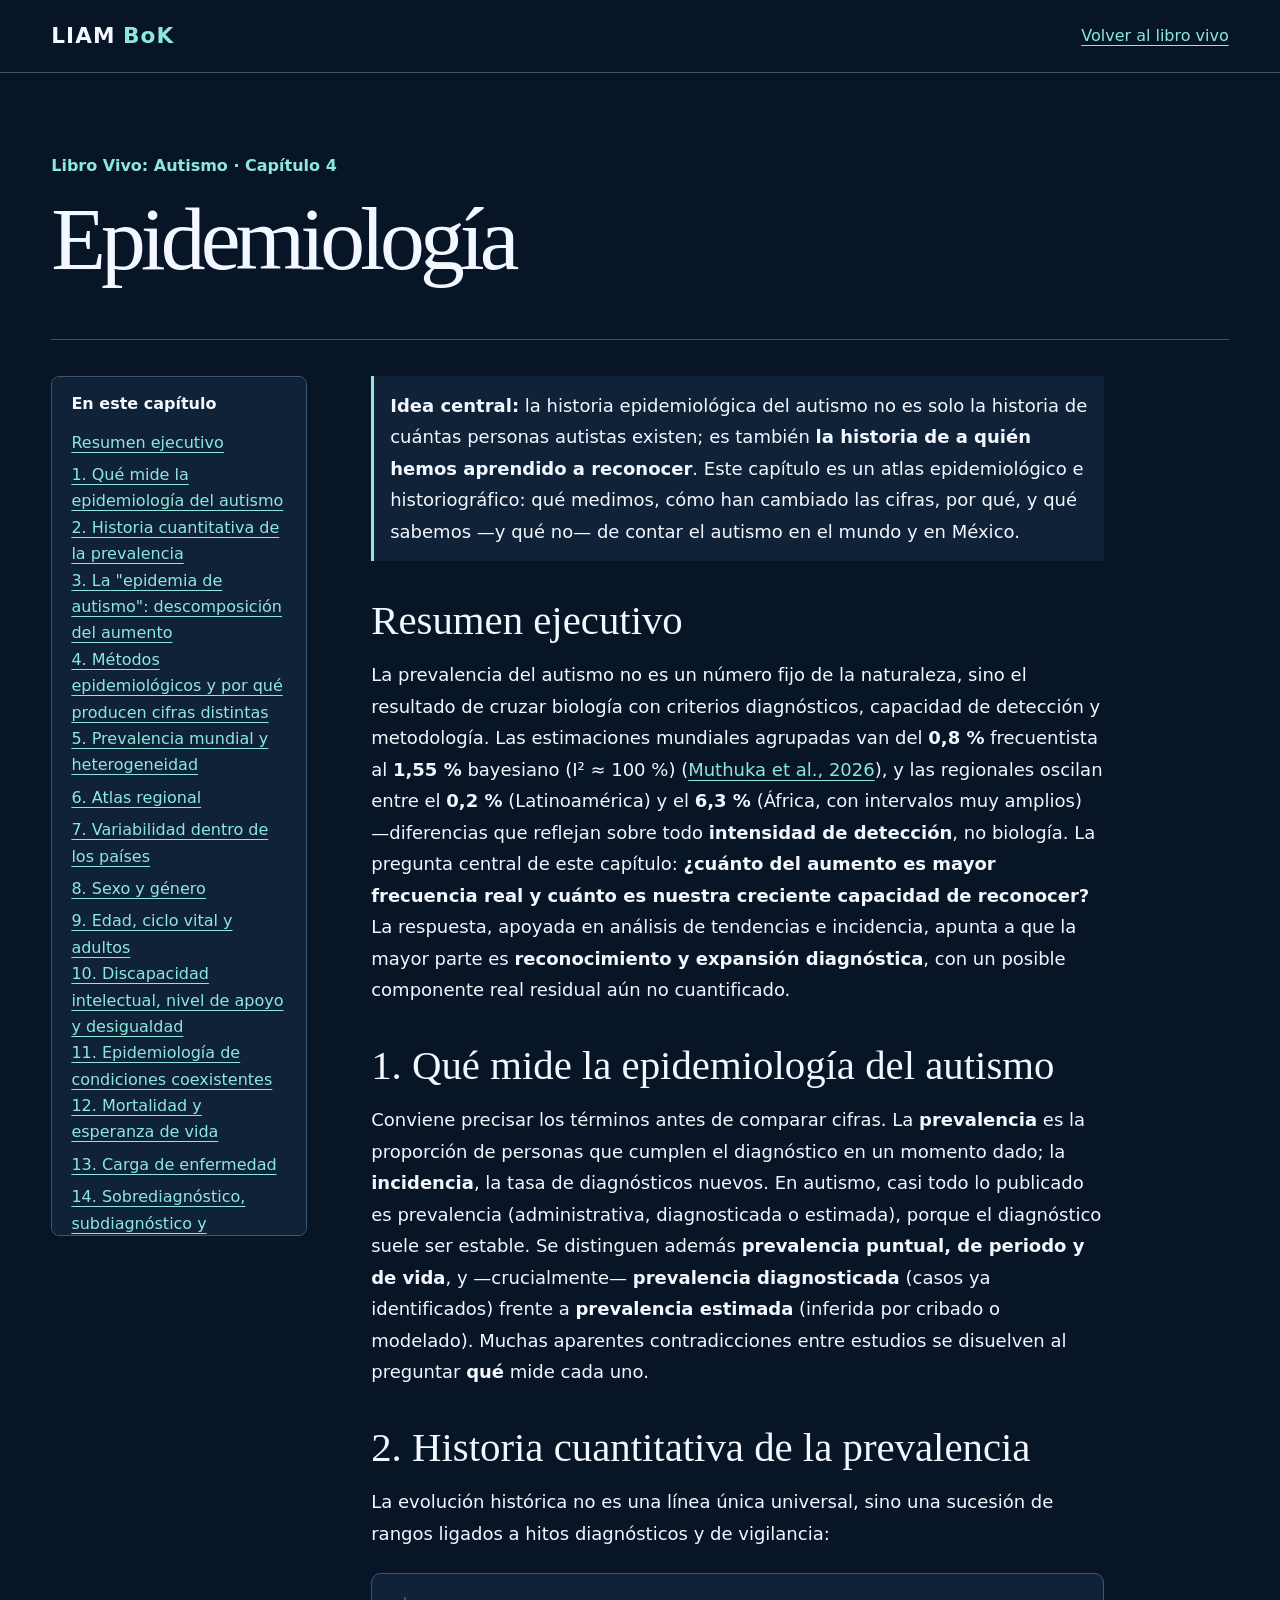
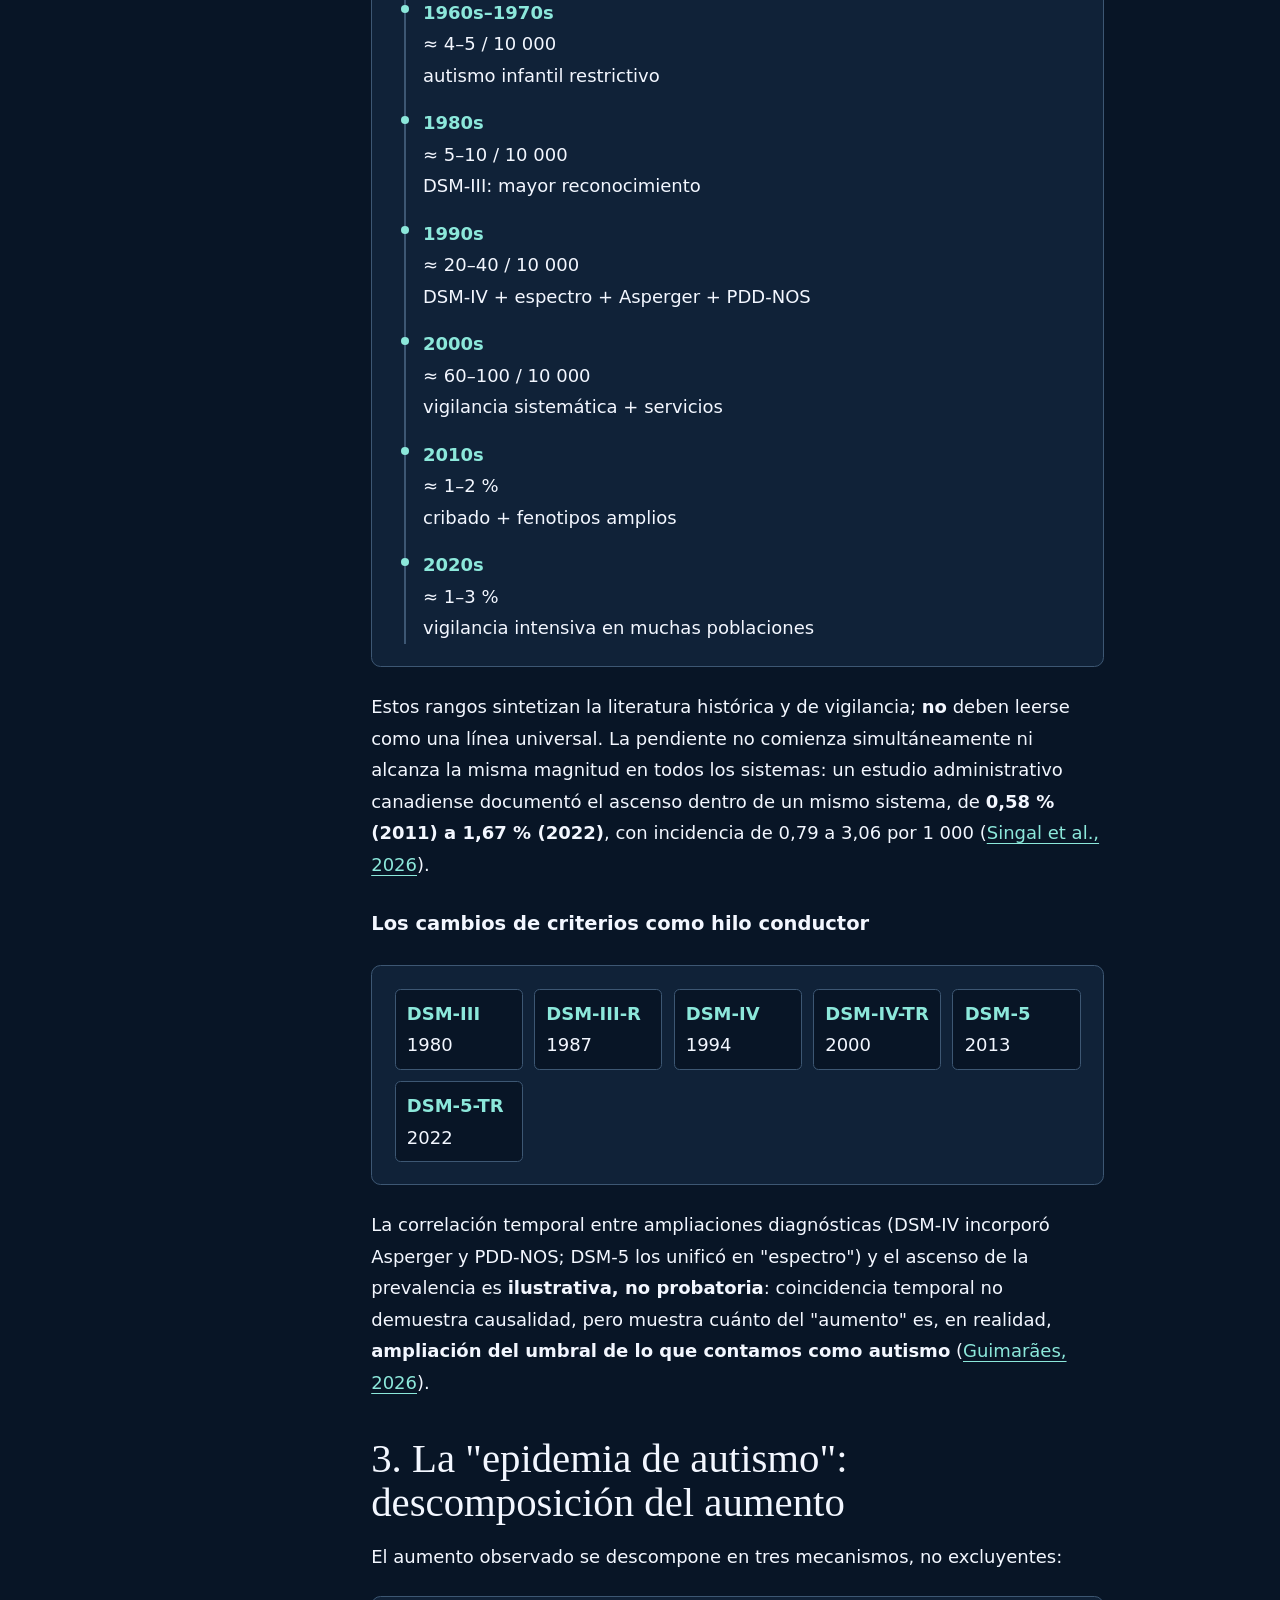
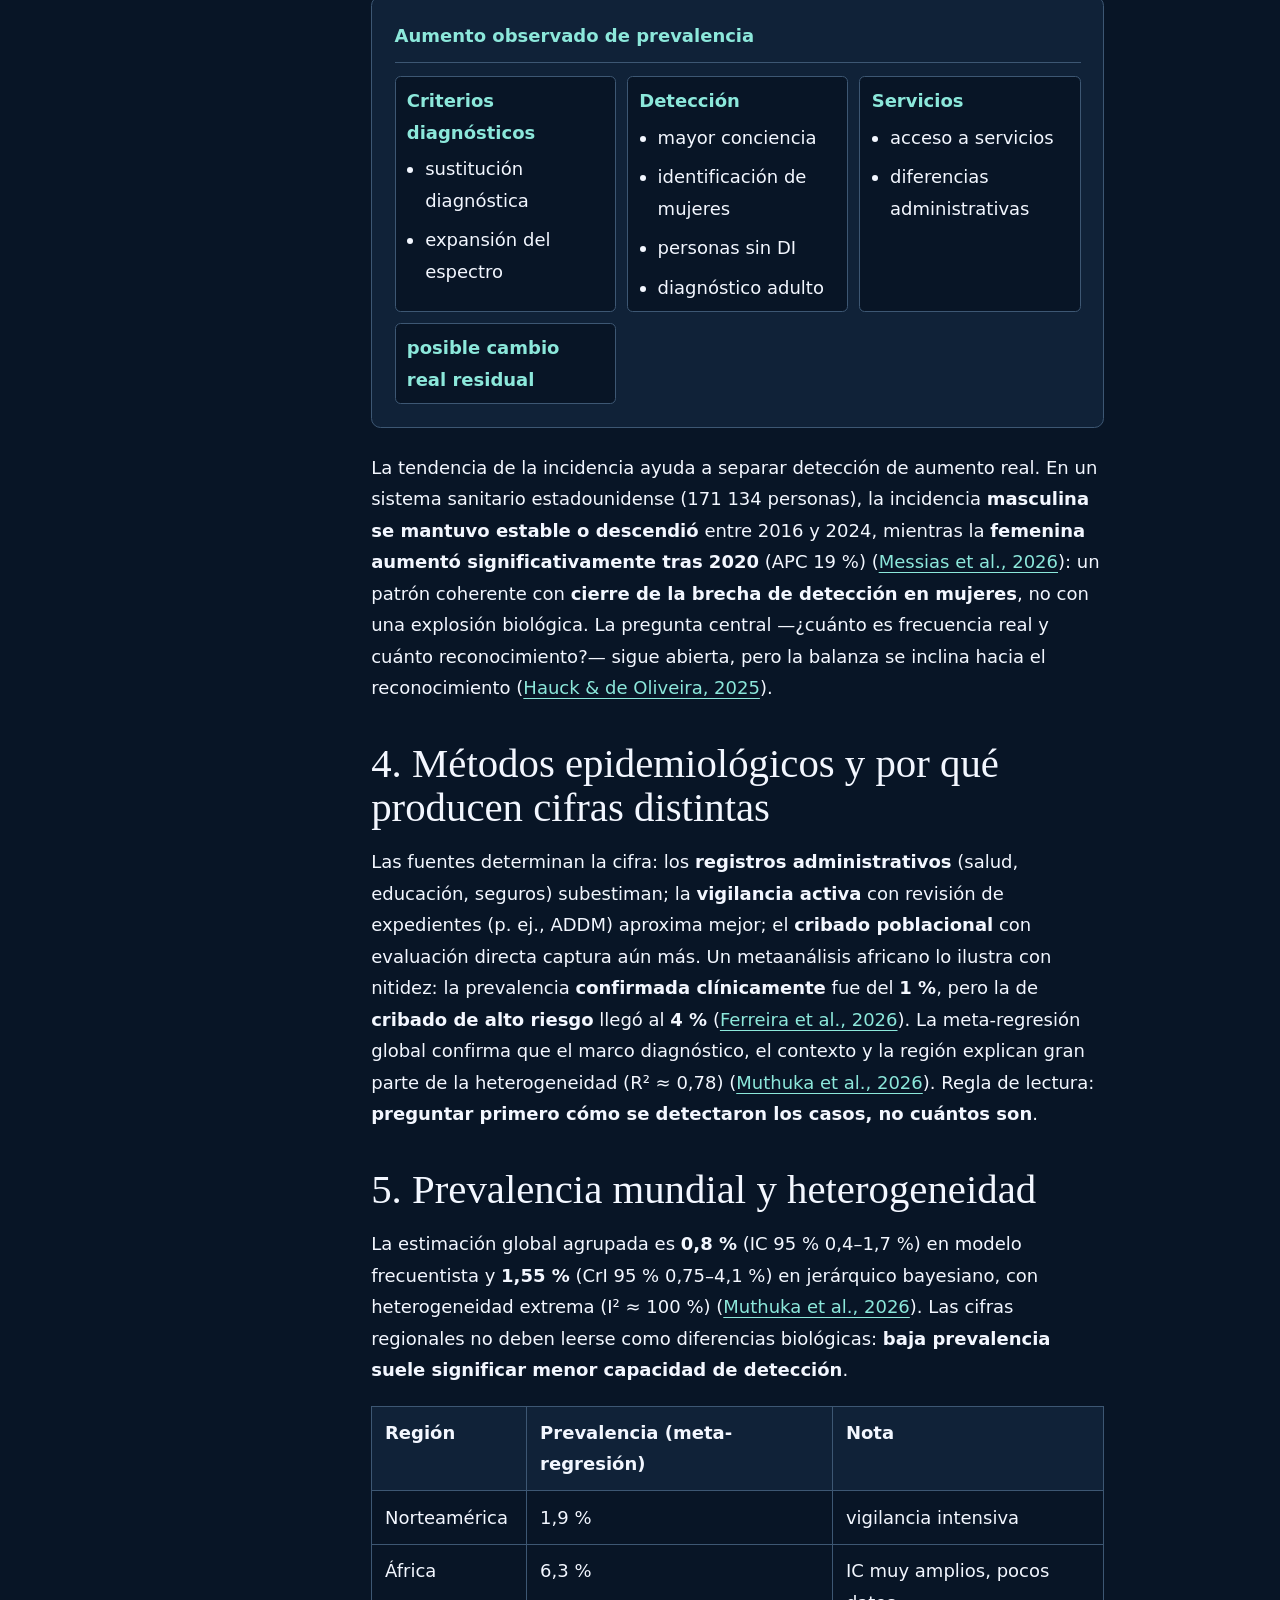
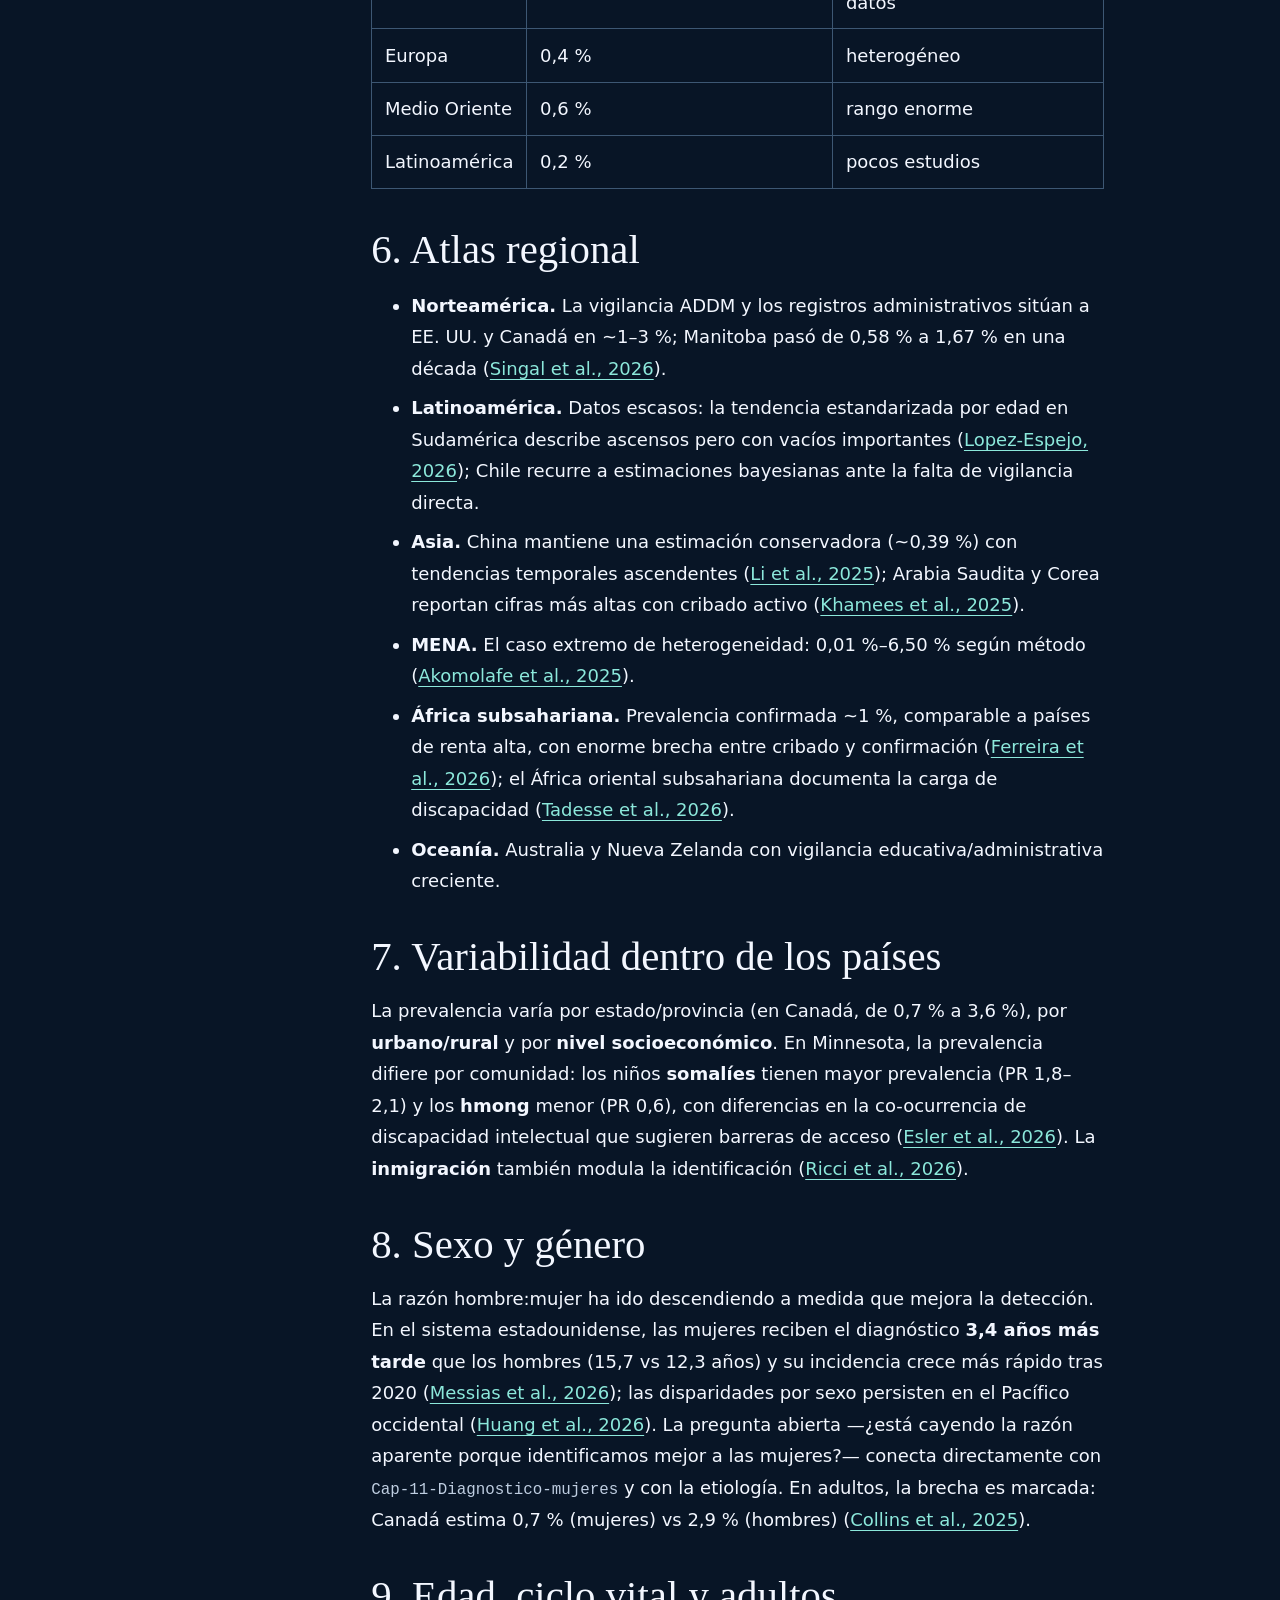
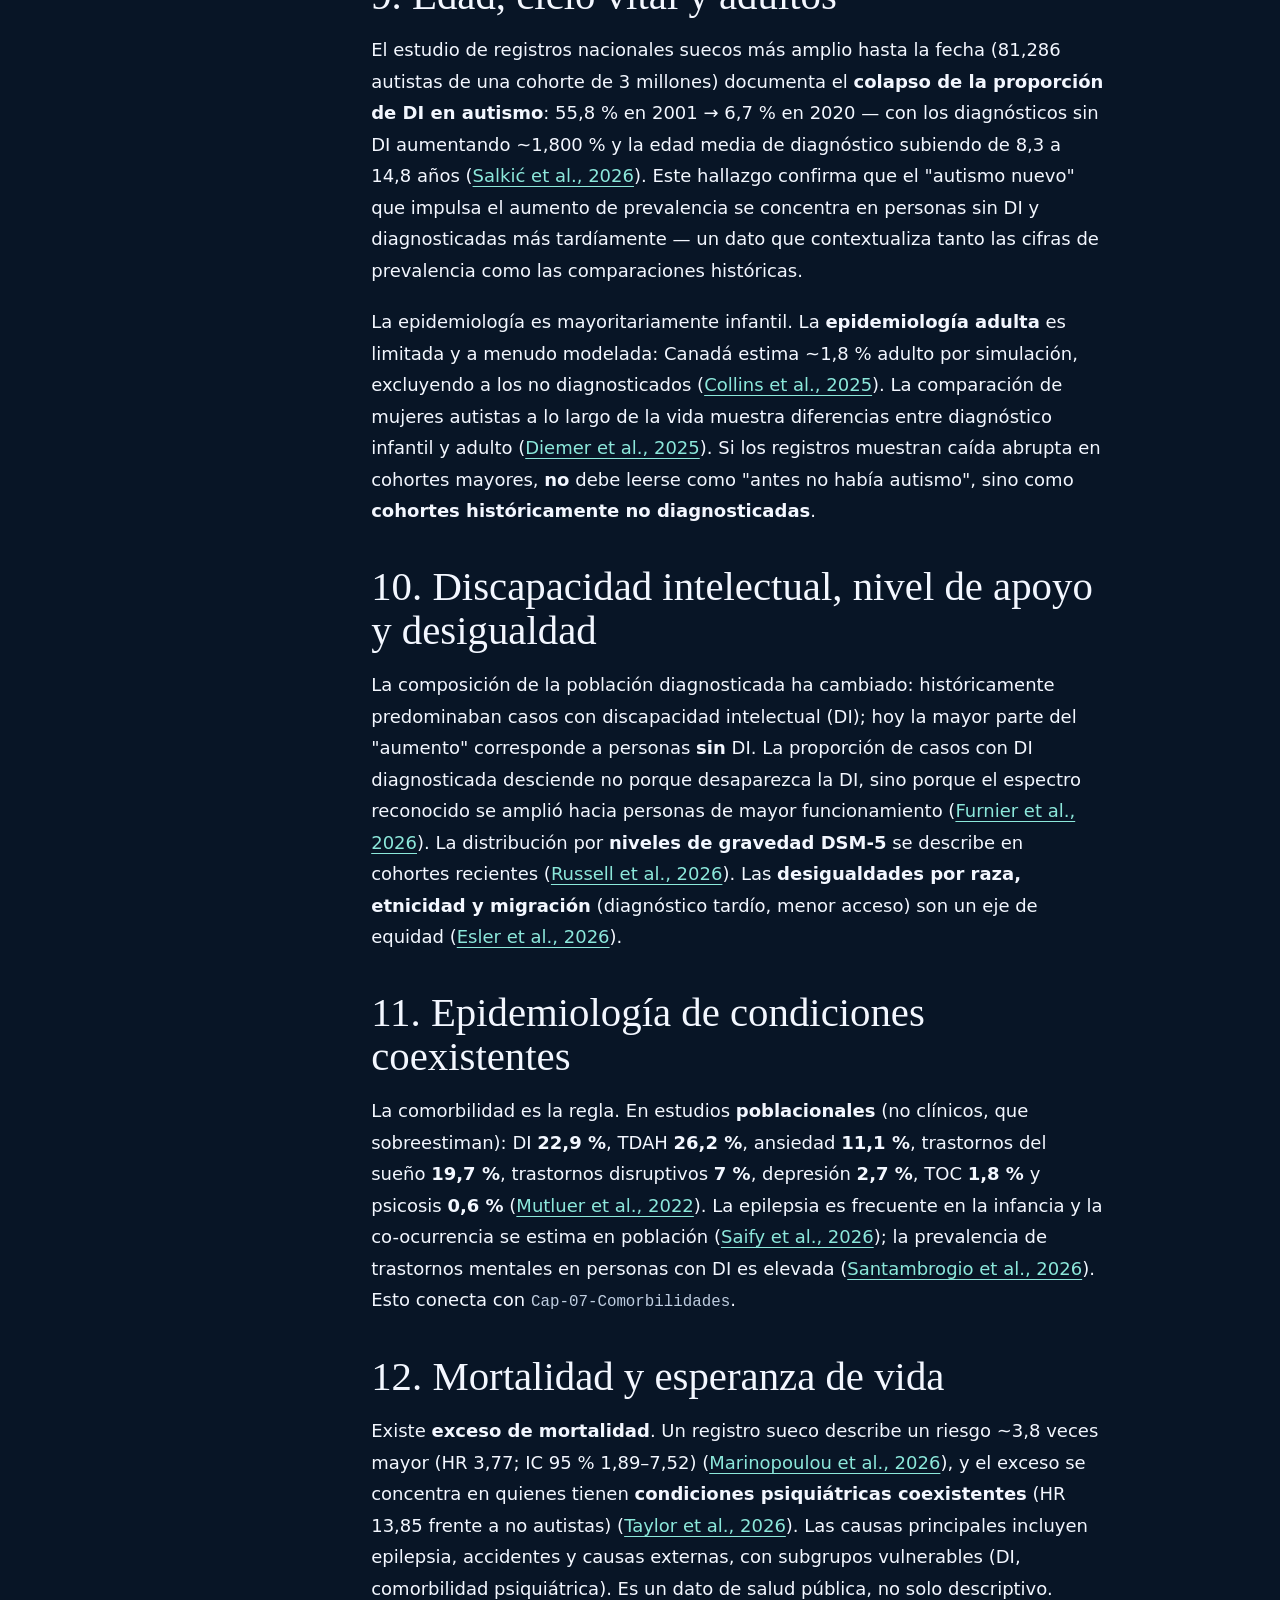
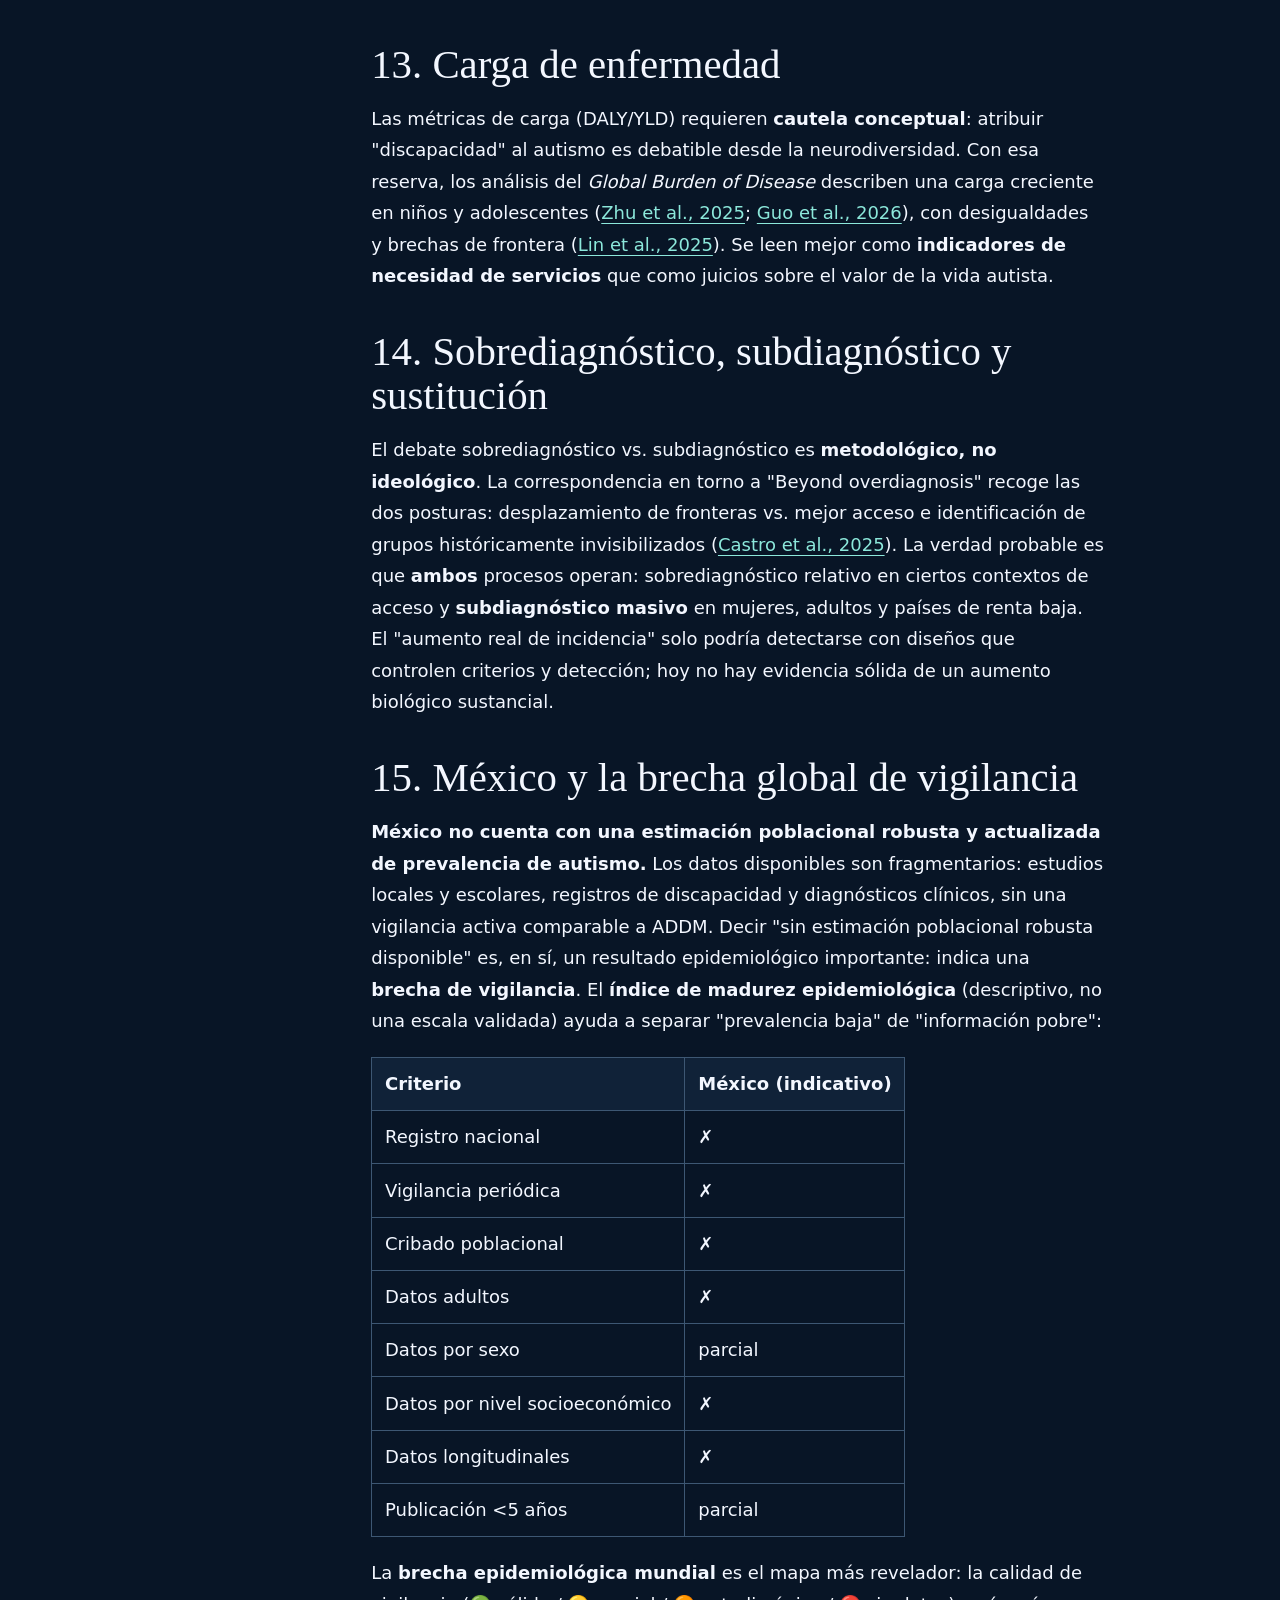
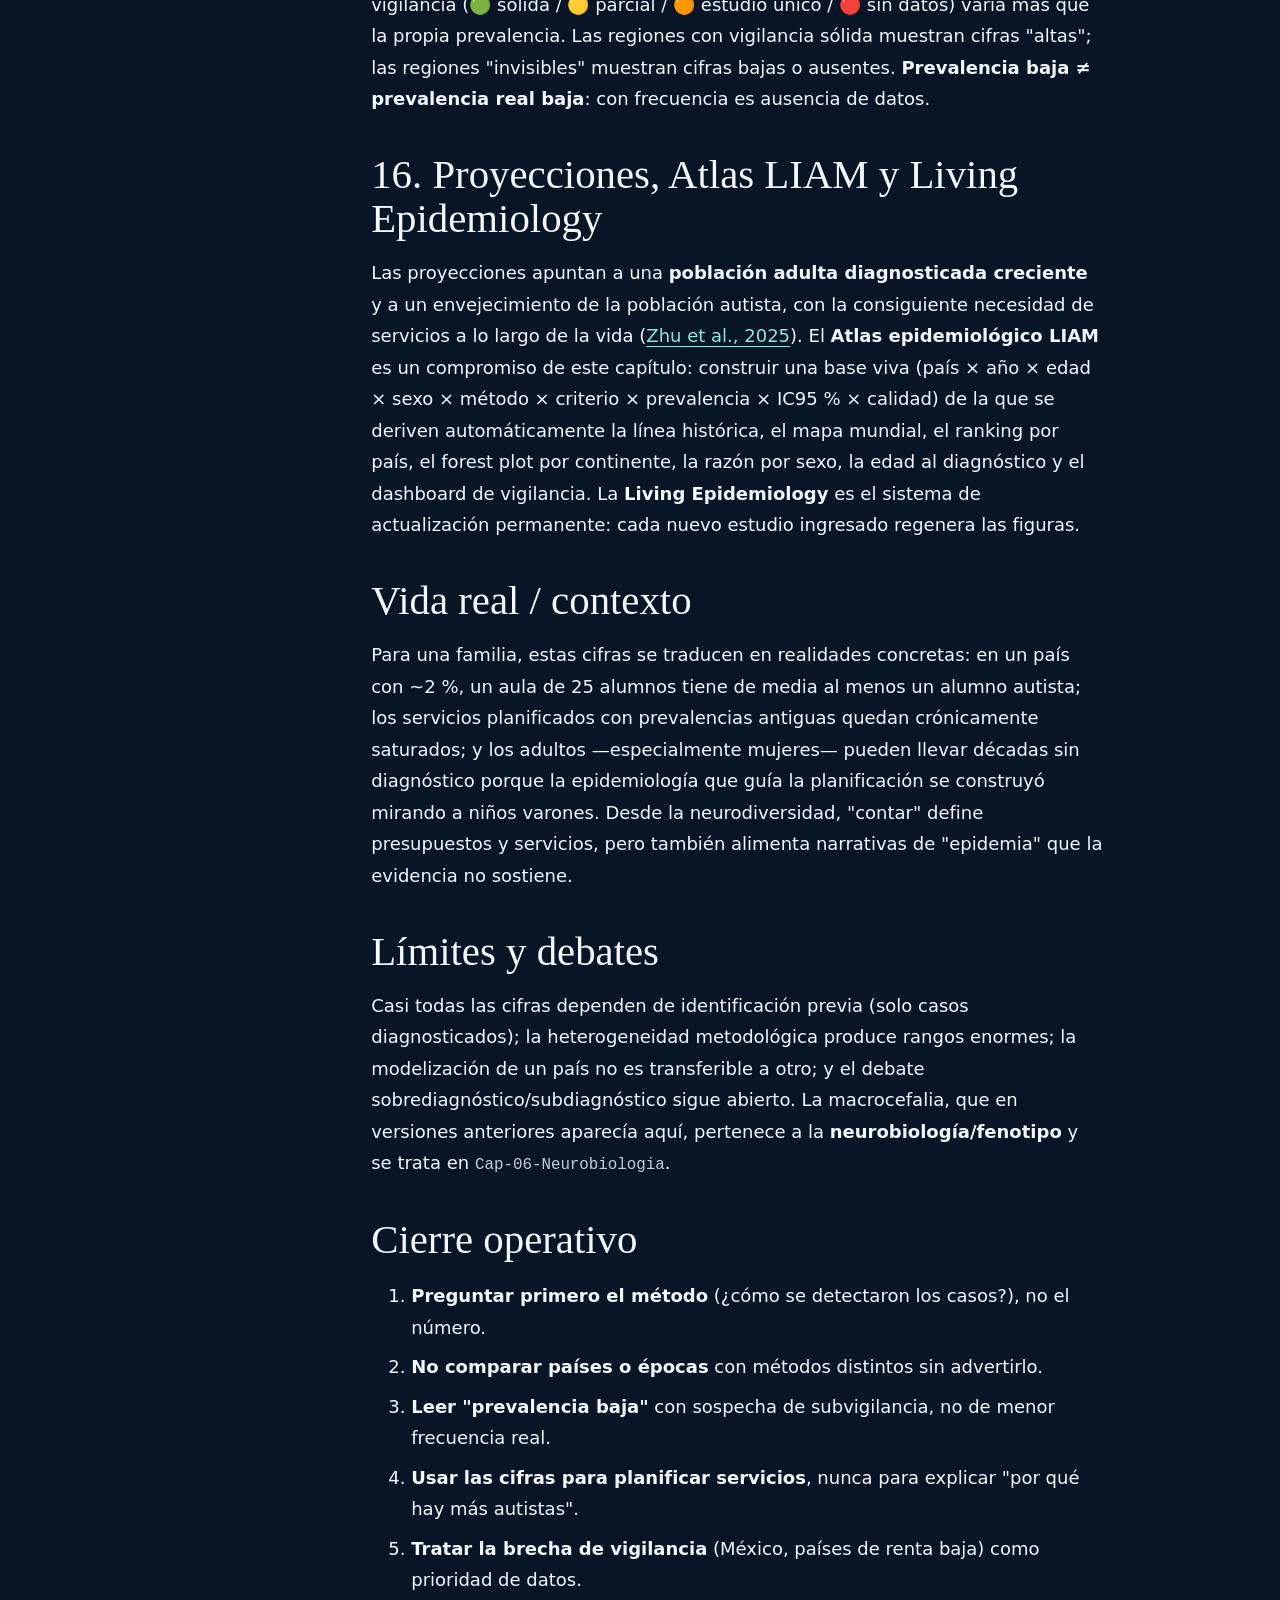
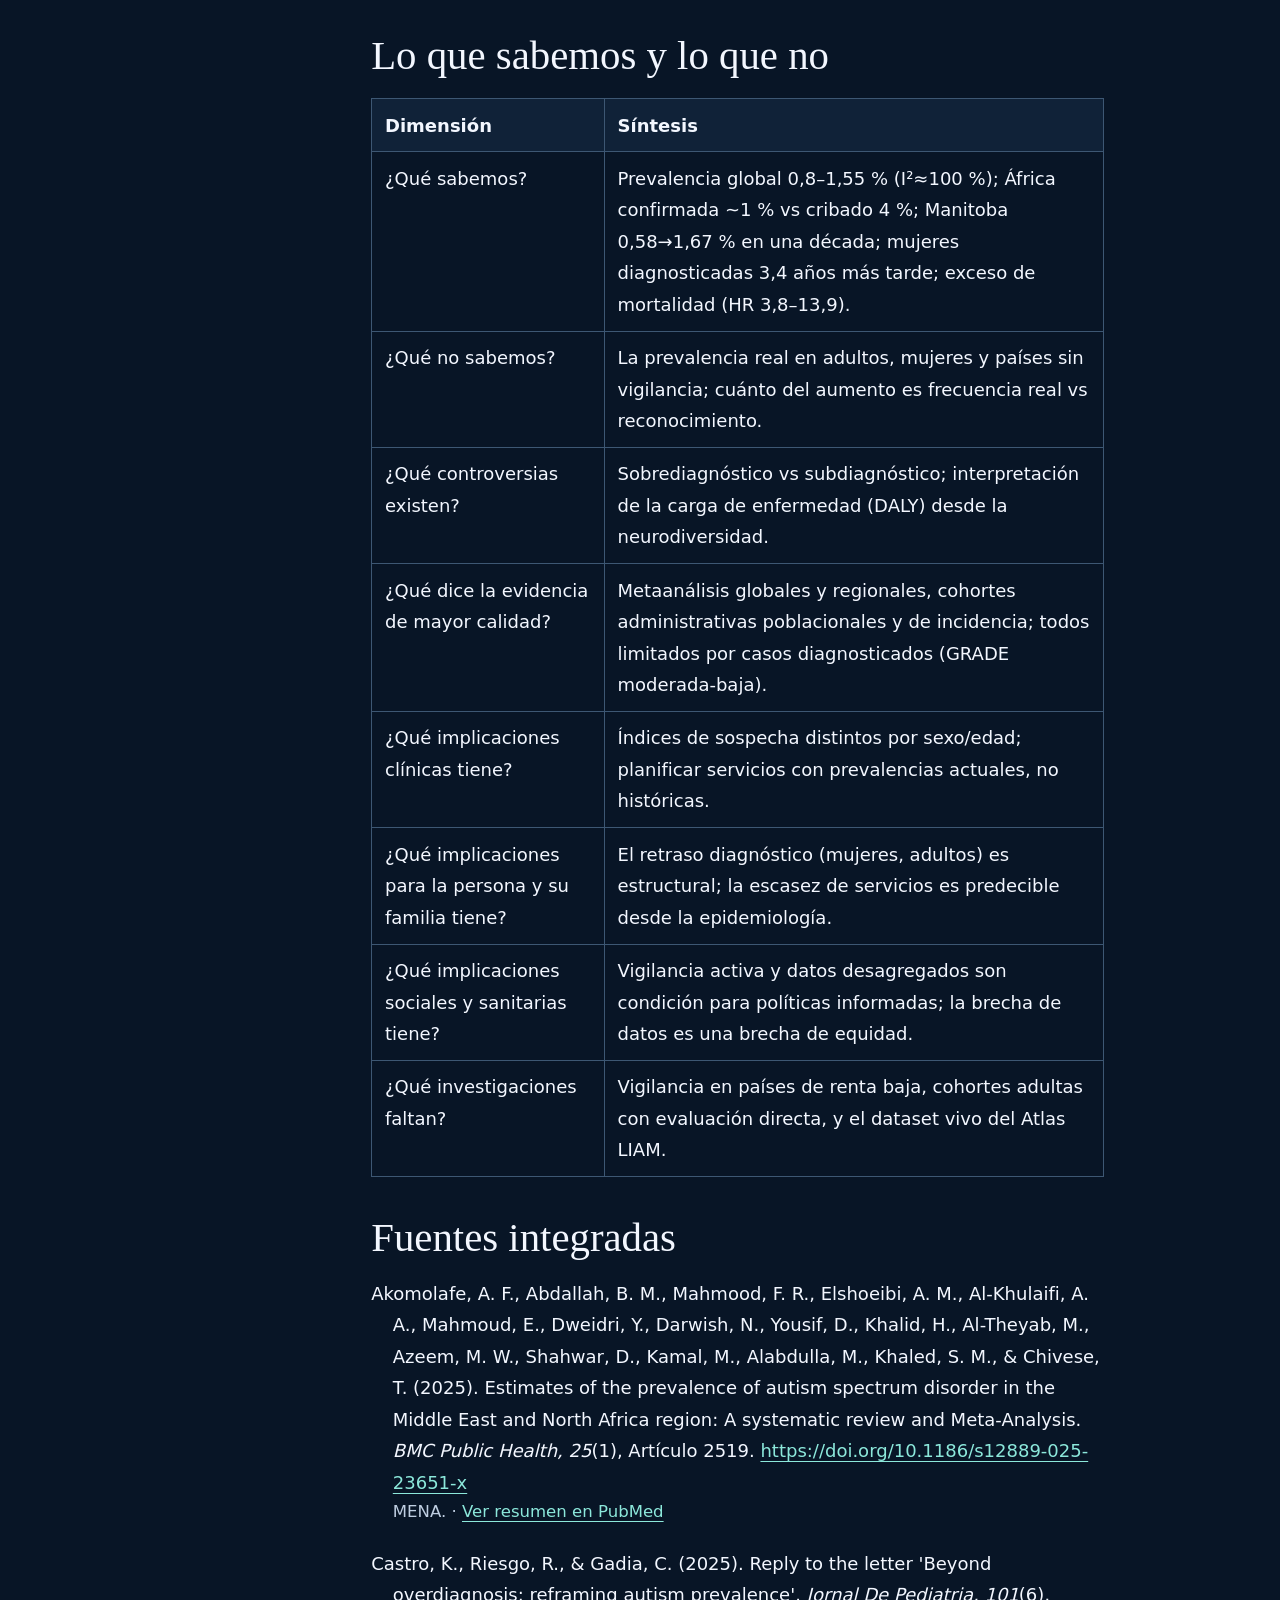
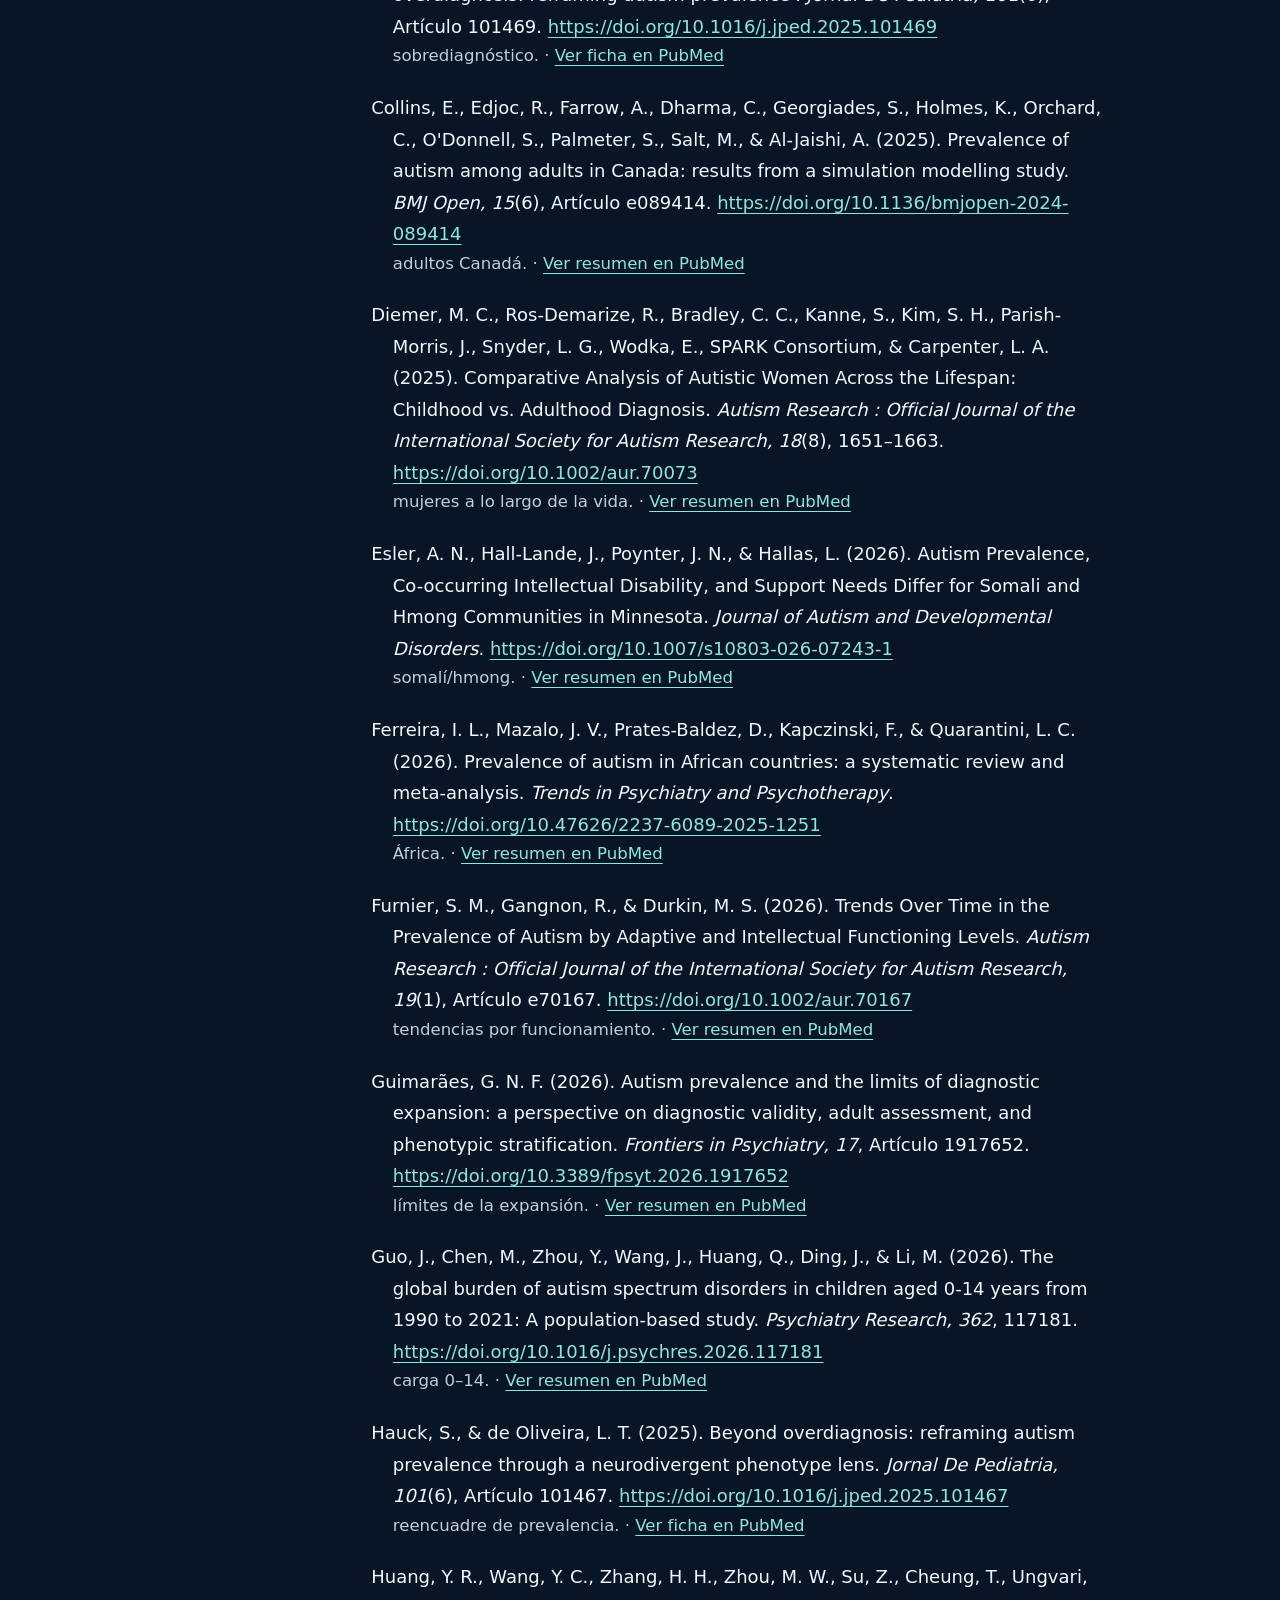
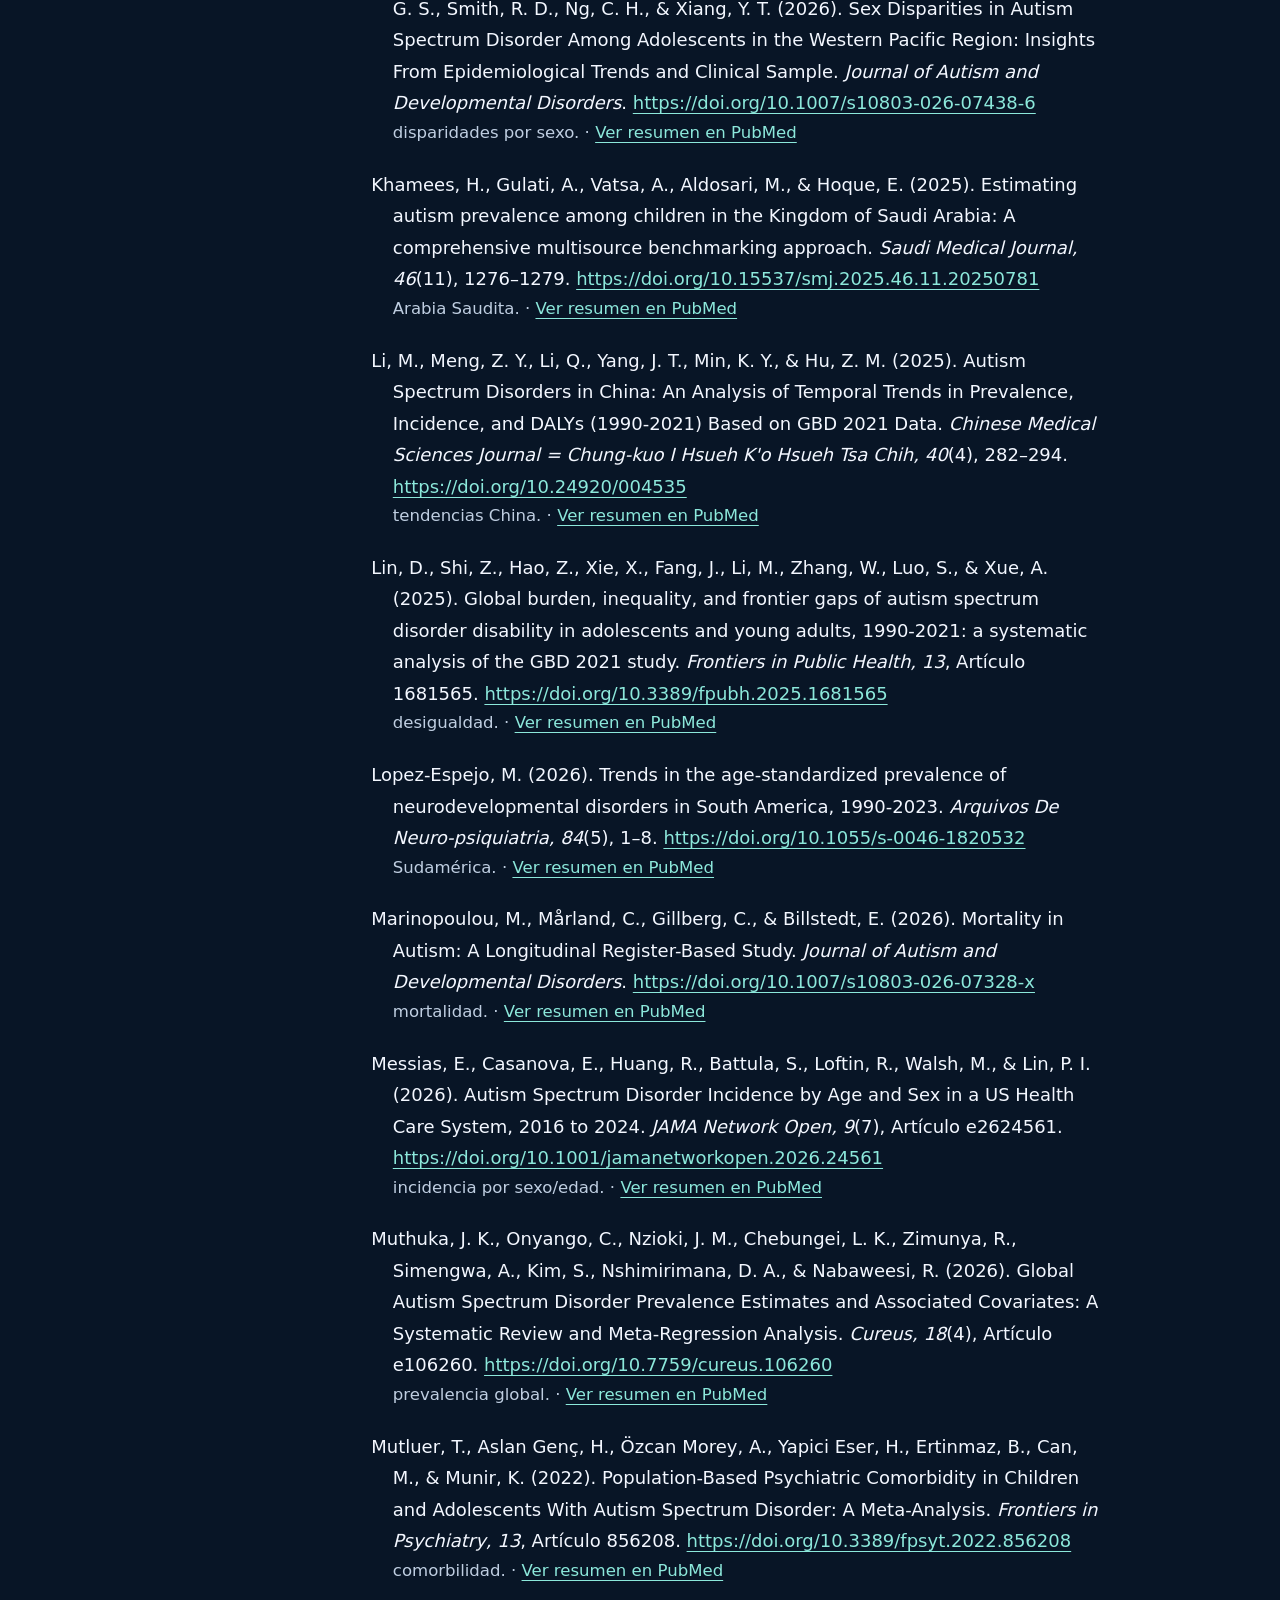
<file: capitulo-04.html>
<!doctype html>
<html lang="es">
<head>
  <meta charset="utf-8">
  <meta name="viewport" content="width=device-width, initial-scale=1">
  <meta name="theme-color" content="#081526">
  <meta name="description" content="Lee Epidemiología, capítulo 4 de Libro Vivo: Autismo de LIAM BoK.">
  <title>Epidemiología | LIAM BoK</title>
  <link rel="stylesheet" href="styles.css?v=2">
  <link rel="stylesheet" href="capitulo.css?v=4">
</head>
<body>
  <a class="skip" href="#contenido">Saltar al contenido</a>
  <header class="masthead">
    <div class="shell bar">
      <a class="brand" href="./">LIAM <span>BoK</span></a>
      <nav aria-label="Navegación principal"><a href="./#libro">Volver al libro vivo</a></nav>
    </div>
  </header>
  <main id="contenido" class="shell chapter">
    <header class="chapter-heading">
      <p class="chapter-label">Libro Vivo: Autismo · Capítulo 4</p>
      <h1>Epidemiología</h1>
    </header>
    <div class="reading-layout">
      <nav class="chapter-toc" aria-label="En este capítulo">
        <h2>En este capítulo</h2>
        <ul><li><a href="#resumen-ejecutivo">Resumen ejecutivo</a></li>
<li><a href="#1-que-mide-la-epidemiologia-del-autismo">1. Qué mide la epidemiología del autismo</a></li>
<li><a href="#2-historia-cuantitativa-de-la-prevalencia">2. Historia cuantitativa de la prevalencia</a></li>
<li><a href="#3-la-epidemia-de-autismo-descomposicion-del-aumento">3. La &quot;epidemia de autismo&quot;: descomposición del aumento</a></li>
<li><a href="#4-metodos-epidemiologicos-y-por-que-producen-cifras-distintas">4. Métodos epidemiológicos y por qué producen cifras distintas</a></li>
<li><a href="#5-prevalencia-mundial-y-heterogeneidad">5. Prevalencia mundial y heterogeneidad</a></li>
<li><a href="#6-atlas-regional">6. Atlas regional</a></li>
<li><a href="#7-variabilidad-dentro-de-los-paises">7. Variabilidad dentro de los países</a></li>
<li><a href="#8-sexo-y-genero">8. Sexo y género</a></li>
<li><a href="#9-edad-ciclo-vital-y-adultos">9. Edad, ciclo vital y adultos</a></li>
<li><a href="#10-discapacidad-intelectual-nivel-de-apoyo-y-desigualdad">10. Discapacidad intelectual, nivel de apoyo y desigualdad</a></li>
<li><a href="#11-epidemiologia-de-condiciones-coexistentes">11. Epidemiología de condiciones coexistentes</a></li>
<li><a href="#12-mortalidad-y-esperanza-de-vida">12. Mortalidad y esperanza de vida</a></li>
<li><a href="#13-carga-de-enfermedad">13. Carga de enfermedad</a></li>
<li><a href="#14-sobrediagnostico-subdiagnostico-y-sustitucion">14. Sobrediagnóstico, subdiagnóstico y sustitución</a></li>
<li><a href="#15-mexico-y-la-brecha-global-de-vigilancia">15. México y la brecha global de vigilancia</a></li>
<li><a href="#16-proyecciones-atlas-liam-y-living-epidemiology">16. Proyecciones, Atlas LIAM y Living Epidemiology</a></li>
<li><a href="#vida-real-contexto">Vida real / contexto</a></li>
<li><a href="#limites-y-debates">Límites y debates</a></li>
<li><a href="#cierre-operativo">Cierre operativo</a></li>
<li><a href="#lo-que-sabemos-y-lo-que-no">Lo que sabemos y lo que no</a></li>
<li><a href="#fuentes-integradas">Fuentes integradas</a></li></ul>
      </nav>
      <article class="chapter-text" aria-label="Texto del capítulo">
<blockquote>
<p><strong>Idea central:</strong> la historia epidemiológica del autismo no es solo la historia de cuántas personas autistas existen; es también <strong>la historia de a quién hemos aprendido a reconocer</strong>. Este capítulo es un atlas epidemiológico e historiográfico: qué medimos, cómo han cambiado las cifras, por qué, y qué sabemos —y qué no— de contar el autismo en el mundo y en México.</p>
</blockquote>
<h2 id="resumen-ejecutivo">Resumen ejecutivo</h2>
<p>La prevalencia del autismo no es un número fijo de la naturaleza, sino el resultado de cruzar biología con criterios diagnósticos, capacidad de detección y metodología. Las estimaciones mundiales agrupadas van del <strong>0,8 %</strong> frecuentista al <strong>1,55 %</strong> bayesiano (I² ≈ 100 %) (<a href="#ref-muthuka2026global">Muthuka et al., 2026</a>), y las regionales oscilan entre el <strong>0,2 %</strong> (Latinoamérica) y el <strong>6,3 %</strong> (África, con intervalos muy amplios) —diferencias que reflejan sobre todo <strong>intensidad de detección</strong>, no biología. La pregunta central de este capítulo: <strong>¿cuánto del aumento es mayor frecuencia real y cuánto es nuestra creciente capacidad de reconocer?</strong> La respuesta, apoyada en análisis de tendencias e incidencia, apunta a que la mayor parte es <strong>reconocimiento y expansión diagnóstica</strong>, con un posible componente real residual aún no cuantificado.</p>
<h2 id="1-que-mide-la-epidemiologia-del-autismo">1. Qué mide la epidemiología del autismo</h2>
<p>Conviene precisar los términos antes de comparar cifras. La <strong>prevalencia</strong> es la proporción de personas que cumplen el diagnóstico en un momento dado; la <strong>incidencia</strong>, la tasa de diagnósticos nuevos. En autismo, casi todo lo publicado es prevalencia (administrativa, diagnosticada o estimada), porque el diagnóstico suele ser estable. Se distinguen además <strong>prevalencia puntual, de periodo y de vida</strong>, y —crucialmente— <strong>prevalencia diagnosticada</strong> (casos ya identificados) frente a <strong>prevalencia estimada</strong> (inferida por cribado o modelado). Muchas aparentes contradicciones entre estudios se disuelven al preguntar <strong>qué</strong> mide cada uno.</p>
<h2 id="2-historia-cuantitativa-de-la-prevalencia">2. Historia cuantitativa de la prevalencia</h2>
<p>La evolución histórica no es una línea única universal, sino una sucesión de rangos ligados a hitos diagnósticos y de vigilancia:</p>
<ol class="epid-diagram epid-timeline epid-prevalence" role="list" aria-label="Cronología de las estimaciones de prevalencia">
<li><strong>1960s–1970s</strong><span>≈ 4–5 / 10 000</span><span>autismo infantil restrictivo</span></li>
<li><strong>1980s</strong><span>≈ 5–10 / 10 000</span><span>DSM-III: mayor reconocimiento</span></li>
<li><strong>1990s</strong><span>≈ 20–40 / 10 000</span><span>DSM-IV + espectro + Asperger + PDD-NOS</span></li>
<li><strong>2000s</strong><span>≈ 60–100 / 10 000</span><span>vigilancia sistemática + servicios</span></li>
<li><strong>2010s</strong><span>≈ 1–2 %</span><span>cribado + fenotipos amplios</span></li>
<li><strong>2020s</strong><span>≈ 1–3 %</span><span>vigilancia intensiva en muchas poblaciones</span></li>
</ol>
<p>Estos rangos sintetizan la literatura histórica y de vigilancia; <strong>no</strong> deben leerse como una línea universal. La pendiente no comienza simultáneamente ni alcanza la misma magnitud en todos los sistemas: un estudio administrativo canadiense documentó el ascenso dentro de un mismo sistema, de <strong>0,58 % (2011) a 1,67 % (2022)</strong>, con incidencia de 0,79 a 3,06 por 1 000 (<a href="#ref-singal2026prevalence">Singal et al., 2026</a>).</p>
<h3 id="los-cambios-de-criterios-como-hilo-conductor">Los cambios de criterios como hilo conductor</h3>
<ol class="epid-diagram epid-timeline epid-dsm" role="list" aria-label="Cronología de las ediciones del DSM">
<li><strong>DSM-III</strong><span>1980</span></li>
<li><strong>DSM-III-R</strong><span>1987</span></li>
<li><strong>DSM-IV</strong><span>1994</span></li>
<li><strong>DSM-IV-TR</strong><span>2000</span></li>
<li><strong>DSM-5</strong><span>2013</span></li>
<li><strong>DSM-5-TR</strong><span>2022</span></li>
</ol>
<p>La correlación temporal entre ampliaciones diagnósticas (DSM-IV incorporó Asperger y PDD-NOS; DSM-5 los unificó en &quot;espectro&quot;) y el ascenso de la prevalencia es <strong>ilustrativa, no probatoria</strong>: coincidencia temporal no demuestra causalidad, pero muestra cuánto del &quot;aumento&quot; es, en realidad, <strong>ampliación del umbral de lo que contamos como autismo</strong> (<a href="#ref-guimar-es2026autism">Guimarães, 2026</a>).</p>
<h2 id="3-la-epidemia-de-autismo-descomposicion-del-aumento">3. La &quot;epidemia de autismo&quot;: descomposición del aumento</h2>
<p>El aumento observado se descompone en tres mecanismos, no excluyentes:</p>
<div class="epid-diagram epid-tree" role="group" aria-label="Factores del aumento observado">
<p>Aumento observado de prevalencia</p>
<ul class="epid-branches" role="list">
<li><strong>Criterios diagnósticos</strong><ul><li>sustitución diagnóstica</li><li>expansión del espectro</li></ul></li>
<li><strong>Detección</strong><ul><li>mayor conciencia</li><li>identificación de mujeres</li><li>personas sin DI</li><li>diagnóstico adulto</li></ul></li>
<li><strong>Servicios</strong><ul><li>acceso a servicios</li><li>diferencias administrativas</li></ul></li>
<li><strong>posible cambio real residual</strong></li>
</ul>
</div>
<p>La tendencia de la incidencia ayuda a separar detección de aumento real. En un sistema sanitario estadounidense (171 134 personas), la incidencia <strong>masculina se mantuvo estable o descendió</strong> entre 2016 y 2024, mientras la <strong>femenina aumentó significativamente tras 2020</strong> (APC 19 %) (<a href="#ref-messias2026autism">Messias et al., 2026</a>): un patrón coherente con <strong>cierre de la brecha de detección en mujeres</strong>, no con una explosión biológica. La pregunta central —¿cuánto es frecuencia real y cuánto reconocimiento?— sigue abierta, pero la balanza se inclina hacia el reconocimiento (<a href="#ref-hauck2025beyond">Hauck &amp; de Oliveira, 2025</a>).</p>
<h2 id="4-metodos-epidemiologicos-y-por-que-producen-cifras-distintas">4. Métodos epidemiológicos y por qué producen cifras distintas</h2>
<p>Las fuentes determinan la cifra: los <strong>registros administrativos</strong> (salud, educación, seguros) subestiman; la <strong>vigilancia activa</strong> con revisión de expedientes (p. ej., ADDM) aproxima mejor; el <strong>cribado poblacional</strong> con evaluación directa captura aún más. Un metaanálisis africano lo ilustra con nitidez: la prevalencia <strong>confirmada clínicamente</strong> fue del <strong>1 %</strong>, pero la de <strong>cribado de alto riesgo</strong> llegó al <strong>4 %</strong> (<a href="#ref-ferreira2026prevalence">Ferreira et al., 2026</a>). La meta-regresión global confirma que el marco diagnóstico, el contexto y la región explican gran parte de la heterogeneidad (R² ≈ 0,78) (<a href="#ref-muthuka2026global">Muthuka et al., 2026</a>). Regla de lectura: <strong>preguntar primero cómo se detectaron los casos, no cuántos son</strong>.</p>
<h2 id="5-prevalencia-mundial-y-heterogeneidad">5. Prevalencia mundial y heterogeneidad</h2>
<p>La estimación global agrupada es <strong>0,8 %</strong> (IC 95 % 0,4–1,7 %) en modelo frecuentista y <strong>1,55 %</strong> (CrI 95 % 0,75–4,1 %) en jerárquico bayesiano, con heterogeneidad extrema (I² ≈ 100 %) (<a href="#ref-muthuka2026global">Muthuka et al., 2026</a>). Las cifras regionales no deben leerse como diferencias biológicas: <strong>baja prevalencia suele significar menor capacidad de detección</strong>.</p>
<div class="table-scroll" role="region" aria-label="Tabla del capítulo" tabindex="0"><table>
<thead>
<tr>
<th>Región</th>
<th>Prevalencia (meta-regresión)</th>
<th>Nota</th>
</tr>
</thead>
<tbody>
<tr>
<td>Norteamérica</td>
<td>1,9 %</td>
<td>vigilancia intensiva</td>
</tr>
<tr>
<td>África</td>
<td>6,3 %</td>
<td>IC muy amplios, pocos datos</td>
</tr>
<tr>
<td>Europa</td>
<td>0,4 %</td>
<td>heterogéneo</td>
</tr>
<tr>
<td>Medio Oriente</td>
<td>0,6 %</td>
<td>rango enorme</td>
</tr>
<tr>
<td>Latinoamérica</td>
<td>0,2 %</td>
<td>pocos estudios</td>
</tr>
</tbody>
</table></div>
<h2 id="6-atlas-regional">6. Atlas regional</h2>
<ul>
<li><strong>Norteamérica.</strong> La vigilancia ADDM y los registros administrativos sitúan a EE. UU. y Canadá en ~1–3 %; Manitoba pasó de 0,58 % a 1,67 % en una década (<a href="#ref-singal2026prevalence">Singal et al., 2026</a>).</li>
<li><strong>Latinoamérica.</strong> Datos escasos: la tendencia estandarizada por edad en Sudamérica describe ascensos pero con vacíos importantes (<a href="#ref-lopez-espejo2026trends">Lopez-Espejo, 2026</a>); Chile recurre a estimaciones bayesianas ante la falta de vigilancia directa.</li>
<li><strong>Asia.</strong> China mantiene una estimación conservadora (~0,39 %) con tendencias temporales ascendentes (<a href="#ref-li2025autism">Li et al., 2025</a>); Arabia Saudita y Corea reportan cifras más altas con cribado activo (<a href="#ref-khamees2025estimating">Khamees et al., 2025</a>).</li>
<li><strong>MENA.</strong> El caso extremo de heterogeneidad: 0,01 %–6,50 % según método (<a href="#ref-akomolafe2025estimates">Akomolafe et al., 2025</a>).</li>
<li><strong>África subsahariana.</strong> Prevalencia confirmada ~1 %, comparable a países de renta alta, con enorme brecha entre cribado y confirmación (<a href="#ref-ferreira2026prevalence">Ferreira et al., 2026</a>); el África oriental subsahariana documenta la carga de discapacidad (<a href="#ref-tadesse2026prevalence">Tadesse et al., 2026</a>).</li>
<li><strong>Oceanía.</strong> Australia y Nueva Zelanda con vigilancia educativa/administrativa creciente.</li>
</ul>
<h2 id="7-variabilidad-dentro-de-los-paises">7. Variabilidad dentro de los países</h2>
<p>La prevalencia varía por estado/provincia (en Canadá, de 0,7 % a 3,6 %), por <strong>urbano/rural</strong> y por <strong>nivel socioeconómico</strong>. En Minnesota, la prevalencia difiere por comunidad: los niños <strong>somalíes</strong> tienen mayor prevalencia (PR 1,8–2,1) y los <strong>hmong</strong> menor (PR 0,6), con diferencias en la co-ocurrencia de discapacidad intelectual que sugieren barreras de acceso (<a href="#ref-esler2026autism">Esler et al., 2026</a>). La <strong>inmigración</strong> también modula la identificación (<a href="#ref-ricci2026autism">Ricci et al., 2026</a>).</p>
<h2 id="8-sexo-y-genero">8. Sexo y género</h2>
<p>La razón hombre:mujer ha ido descendiendo a medida que mejora la detección. En el sistema estadounidense, las mujeres reciben el diagnóstico <strong>3,4 años más tarde</strong> que los hombres (15,7 vs 12,3 años) y su incidencia crece más rápido tras 2020 (<a href="#ref-messias2026autism">Messias et al., 2026</a>); las disparidades por sexo persisten en el Pacífico occidental (<a href="#ref-huang2026disparities">Huang et al., 2026</a>). La pregunta abierta —¿está cayendo la razón aparente porque identificamos mejor a las mujeres?— conecta directamente con <code>Cap-11-Diagnostico-mujeres</code> y con la etiología. En adultos, la brecha es marcada: Canadá estima 0,7 % (mujeres) vs 2,9 % (hombres) (<a href="#ref-collins2025prevalence">Collins et al., 2025</a>).</p>
<h2 id="9-edad-ciclo-vital-y-adultos">9. Edad, ciclo vital y adultos</h2>
<p>El estudio de registros nacionales suecos más amplio hasta la fecha (81,286 autistas de una cohorte de 3 millones) documenta el <strong>colapso de la proporción de DI en autismo</strong>: 55,8 % en 2001 → 6,7 % en 2020 — con los diagnósticos sin DI aumentando ~1,800 % y la edad media de diagnóstico subiendo de 8,3 a 14,8 años (<a href="#ref-salki2026proportion">Salkić et al., 2026</a>). Este hallazgo confirma que el &quot;autismo nuevo&quot; que impulsa el aumento de prevalencia se concentra en personas sin DI y diagnosticadas más tardíamente — un dato que contextualiza tanto las cifras de prevalencia como las comparaciones históricas.</p>
<p>La epidemiología es mayoritariamente infantil. La <strong>epidemiología adulta</strong> es limitada y a menudo modelada: Canadá estima ~1,8 % adulto por simulación, excluyendo a los no diagnosticados (<a href="#ref-collins2025prevalence">Collins et al., 2025</a>). La comparación de mujeres autistas a lo largo de la vida muestra diferencias entre diagnóstico infantil y adulto (<a href="#ref-diemer2025comparative">Diemer et al., 2025</a>). Si los registros muestran caída abrupta en cohortes mayores, <strong>no</strong> debe leerse como &quot;antes no había autismo&quot;, sino como <strong>cohortes históricamente no diagnosticadas</strong>.</p>
<h2 id="10-discapacidad-intelectual-nivel-de-apoyo-y-desigualdad">10. Discapacidad intelectual, nivel de apoyo y desigualdad</h2>
<p>La composición de la población diagnosticada ha cambiado: históricamente predominaban casos con discapacidad intelectual (DI); hoy la mayor parte del &quot;aumento&quot; corresponde a personas <strong>sin</strong> DI. La proporción de casos con DI diagnosticada desciende no porque desaparezca la DI, sino porque el espectro reconocido se amplió hacia personas de mayor funcionamiento (<a href="#ref-furnier2026trends">Furnier et al., 2026</a>). La distribución por <strong>niveles de gravedad DSM-5</strong> se describe en cohortes recientes (<a href="#ref-russell2026prevalence">Russell et al., 2026</a>). Las <strong>desigualdades por raza, etnicidad y migración</strong> (diagnóstico tardío, menor acceso) son un eje de equidad (<a href="#ref-esler2026autism">Esler et al., 2026</a>).</p>
<h2 id="11-epidemiologia-de-condiciones-coexistentes">11. Epidemiología de condiciones coexistentes</h2>
<p>La comorbilidad es la regla. En estudios <strong>poblacionales</strong> (no clínicos, que sobreestiman): DI <strong>22,9 %</strong>, TDAH <strong>26,2 %</strong>, ansiedad <strong>11,1 %</strong>, trastornos del sueño <strong>19,7 %</strong>, trastornos disruptivos <strong>7 %</strong>, depresión <strong>2,7 %</strong>, TOC <strong>1,8 %</strong> y psicosis <strong>0,6 %</strong> (<a href="#ref-mutluer2022population">Mutluer et al., 2022</a>). La epilepsia es frecuente en la infancia y la co-ocurrencia se estima en población (<a href="#ref-saify2026prevalence">Saify et al., 2026</a>); la prevalencia de trastornos mentales en personas con DI es elevada (<a href="#ref-santambrogio2026prevalence">Santambrogio et al., 2026</a>). Esto conecta con <code>Cap-07-Comorbilidades</code>.</p>
<h2 id="12-mortalidad-y-esperanza-de-vida">12. Mortalidad y esperanza de vida</h2>
<p>Existe <strong>exceso de mortalidad</strong>. Un registro sueco describe un riesgo ~3,8 veces mayor (HR 3,77; IC 95 % 1,89–7,52) (<a href="#ref-marinopoulou2026mortality">Marinopoulou et al., 2026</a>), y el exceso se concentra en quienes tienen <strong>condiciones psiquiátricas coexistentes</strong> (HR 13,85 frente a no autistas) (<a href="#ref-taylor2026association">Taylor et al., 2026</a>). Las causas principales incluyen epilepsia, accidentes y causas externas, con subgrupos vulnerables (DI, comorbilidad psiquiátrica). Es un dato de salud pública, no solo descriptivo.</p>
<h2 id="13-carga-de-enfermedad">13. Carga de enfermedad</h2>
<p>Las métricas de carga (DALY/YLD) requieren <strong>cautela conceptual</strong>: atribuir &quot;discapacidad&quot; al autismo es debatible desde la neurodiversidad. Con esa reserva, los análisis del <em>Global Burden of Disease</em> describen una carga creciente en niños y adolescentes (<a href="#ref-zhu2025global">Zhu et al., 2025</a>; <a href="#ref-guo2026global">Guo et al., 2026</a>), con desigualdades y brechas de frontera (<a href="#ref-lin2025global">Lin et al., 2025</a>). Se leen mejor como <strong>indicadores de necesidad de servicios</strong> que como juicios sobre el valor de la vida autista.</p>
<h2 id="14-sobrediagnostico-subdiagnostico-y-sustitucion">14. Sobrediagnóstico, subdiagnóstico y sustitución</h2>
<p>El debate sobrediagnóstico vs. subdiagnóstico es <strong>metodológico, no ideológico</strong>. La correspondencia en torno a &quot;Beyond overdiagnosis&quot; recoge las dos posturas: desplazamiento de fronteras vs. mejor acceso e identificación de grupos históricamente invisibilizados (<a href="#ref-castro2025reply">Castro et al., 2025</a>). La verdad probable es que <strong>ambos</strong> procesos operan: sobrediagnóstico relativo en ciertos contextos de acceso y <strong>subdiagnóstico masivo</strong> en mujeres, adultos y países de renta baja. El &quot;aumento real de incidencia&quot; solo podría detectarse con diseños que controlen criterios y detección; hoy no hay evidencia sólida de un aumento biológico sustancial.</p>
<h2 id="15-mexico-y-la-brecha-global-de-vigilancia">15. México y la brecha global de vigilancia</h2>
<p><strong>México no cuenta con una estimación poblacional robusta y actualizada de prevalencia de autismo.</strong> Los datos disponibles son fragmentarios: estudios locales y escolares, registros de discapacidad y diagnósticos clínicos, sin una vigilancia activa comparable a ADDM. Decir &quot;sin estimación poblacional robusta disponible&quot; es, en sí, un resultado epidemiológico importante: indica una <strong>brecha de vigilancia</strong>. El <strong>índice de madurez epidemiológica</strong> (descriptivo, no una escala validada) ayuda a separar &quot;prevalencia baja&quot; de &quot;información pobre&quot;:</p>
<div class="table-scroll" role="region" aria-label="Tabla del capítulo" tabindex="0"><table>
<thead>
<tr>
<th>Criterio</th>
<th>México (indicativo)</th>
</tr>
</thead>
<tbody>
<tr>
<td>Registro nacional</td>
<td>✗</td>
</tr>
<tr>
<td>Vigilancia periódica</td>
<td>✗</td>
</tr>
<tr>
<td>Cribado poblacional</td>
<td>✗</td>
</tr>
<tr>
<td>Datos adultos</td>
<td>✗</td>
</tr>
<tr>
<td>Datos por sexo</td>
<td>parcial</td>
</tr>
<tr>
<td>Datos por nivel socioeconómico</td>
<td>✗</td>
</tr>
<tr>
<td>Datos longitudinales</td>
<td>✗</td>
</tr>
<tr>
<td>Publicación &lt;5 años</td>
<td>parcial</td>
</tr>
</tbody>
</table></div>
<p>La <strong>brecha epidemiológica mundial</strong> es el mapa más revelador: la calidad de vigilancia (🟢 sólida / 🟡 parcial / 🟠 estudio único / 🔴 sin datos) varía más que la propia prevalencia. Las regiones con vigilancia sólida muestran cifras &quot;altas&quot;; las regiones &quot;invisibles&quot; muestran cifras bajas o ausentes. <strong>Prevalencia baja ≠ prevalencia real baja</strong>: con frecuencia es ausencia de datos.</p>
<h2 id="16-proyecciones-atlas-liam-y-living-epidemiology">16. Proyecciones, Atlas LIAM y Living Epidemiology</h2>
<p>Las proyecciones apuntan a una <strong>población adulta diagnosticada creciente</strong> y a un envejecimiento de la población autista, con la consiguiente necesidad de servicios a lo largo de la vida (<a href="#ref-zhu2025global">Zhu et al., 2025</a>). El <strong>Atlas epidemiológico LIAM</strong> es un compromiso de este capítulo: construir una base viva (país × año × edad × sexo × método × criterio × prevalencia × IC95 % × calidad) de la que se deriven automáticamente la línea histórica, el mapa mundial, el ranking por país, el forest plot por continente, la razón por sexo, la edad al diagnóstico y el dashboard de vigilancia. La <strong>Living Epidemiology</strong> es el sistema de actualización permanente: cada nuevo estudio ingresado regenera las figuras.</p>
<h2 id="vida-real-contexto">Vida real / contexto</h2>
<p>Para una familia, estas cifras se traducen en realidades concretas: en un país con ~2 %, un aula de 25 alumnos tiene de media al menos un alumno autista; los servicios planificados con prevalencias antiguas quedan crónicamente saturados; y los adultos —especialmente mujeres— pueden llevar décadas sin diagnóstico porque la epidemiología que guía la planificación se construyó mirando a niños varones. Desde la neurodiversidad, &quot;contar&quot; define presupuestos y servicios, pero también alimenta narrativas de &quot;epidemia&quot; que la evidencia no sostiene.</p>
<h2 id="limites-y-debates">Límites y debates</h2>
<p>Casi todas las cifras dependen de identificación previa (solo casos diagnosticados); la heterogeneidad metodológica produce rangos enormes; la modelización de un país no es transferible a otro; y el debate sobrediagnóstico/subdiagnóstico sigue abierto. La macrocefalia, que en versiones anteriores aparecía aquí, pertenece a la <strong>neurobiología/fenotipo</strong> y se trata en <code>Cap-06-Neurobiologia</code>.</p>
<h2 id="cierre-operativo">Cierre operativo</h2>
<ol>
<li><strong>Preguntar primero el método</strong> (¿cómo se detectaron los casos?), no el número.</li>
<li><strong>No comparar países o épocas</strong> con métodos distintos sin advertirlo.</li>
<li><strong>Leer &quot;prevalencia baja&quot;</strong> con sospecha de subvigilancia, no de menor frecuencia real.</li>
<li><strong>Usar las cifras para planificar servicios</strong>, nunca para explicar &quot;por qué hay más autistas&quot;.</li>
<li><strong>Tratar la brecha de vigilancia</strong> (México, países de renta baja) como prioridad de datos.</li>
</ol>
<h2 id="lo-que-sabemos-y-lo-que-no">Lo que sabemos y lo que no</h2>
<div class="table-scroll" role="region" aria-label="Tabla del capítulo" tabindex="0"><table>
<thead>
<tr>
<th>Dimensión</th>
<th>Síntesis</th>
</tr>
</thead>
<tbody>
<tr>
<td>¿Qué sabemos?</td>
<td>Prevalencia global 0,8–1,55 % (I²≈100 %); África confirmada ~1 % vs cribado 4 %; Manitoba 0,58→1,67 % en una década; mujeres diagnosticadas 3,4 años más tarde; exceso de mortalidad (HR 3,8–13,9).</td>
</tr>
<tr>
<td>¿Qué no sabemos?</td>
<td>La prevalencia real en adultos, mujeres y países sin vigilancia; cuánto del aumento es frecuencia real vs reconocimiento.</td>
</tr>
<tr>
<td>¿Qué controversias existen?</td>
<td>Sobrediagnóstico vs subdiagnóstico; interpretación de la carga de enfermedad (DALY) desde la neurodiversidad.</td>
</tr>
<tr>
<td>¿Qué dice la evidencia de mayor calidad?</td>
<td>Metaanálisis globales y regionales, cohortes administrativas poblacionales y de incidencia; todos limitados por casos diagnosticados (GRADE moderada-baja).</td>
</tr>
<tr>
<td>¿Qué implicaciones clínicas tiene?</td>
<td>Índices de sospecha distintos por sexo/edad; planificar servicios con prevalencias actuales, no históricas.</td>
</tr>
<tr>
<td>¿Qué implicaciones para la persona y su familia tiene?</td>
<td>El retraso diagnóstico (mujeres, adultos) es estructural; la escasez de servicios es predecible desde la epidemiología.</td>
</tr>
<tr>
<td>¿Qué implicaciones sociales y sanitarias tiene?</td>
<td>Vigilancia activa y datos desagregados son condición para políticas informadas; la brecha de datos es una brecha de equidad.</td>
</tr>
<tr>
<td>¿Qué investigaciones faltan?</td>
<td>Vigilancia en países de renta baja, cohortes adultas con evaluación directa, y el dataset vivo del Atlas LIAM.</td>
</tr>
</tbody>
</table></div>
<h2 id="fuentes-integradas">Fuentes integradas</h2>
<ul class="references" role="list">
<li id="ref-akomolafe2025estimates"><p>Akomolafe, A. F., Abdallah, B. M., Mahmood, F. R., Elshoeibi, A. M., Al-Khulaifi, A. A., Mahmoud, E., Dweidri, Y., Darwish, N., Yousif, D., Khalid, H., Al-Theyab, M., Azeem, M. W., Shahwar, D., Kamal, M., Alabdulla, M., Khaled, S. M., &amp; Chivese, T. (2025). Estimates of the prevalence of autism spectrum disorder in the Middle East and North Africa region: A systematic review and Meta-Analysis. <em>BMC Public Health, 25</em>(1), Artículo 2519. <a href="https://doi.org/10.1186/s12889-025-23651-x">https://doi.org/10.1186/s12889-025-23651-x</a></p>
<p>MENA. · <a href="https://pubmed.ncbi.nlm.nih.gov/40691829/#abstract" aria-label="Ver resumen en PubMed · Akomolafe (2025)">Ver resumen en PubMed</a></p></li>
<li id="ref-castro2025reply"><p>Castro, K., Riesgo, R., &amp; Gadia, C. (2025). Reply to the letter &#x27;Beyond overdiagnosis: reframing autism prevalence&#x27;. <em>Jornal De Pediatria, 101</em>(6), Artículo 101469. <a href="https://doi.org/10.1016/j.jped.2025.101469">https://doi.org/10.1016/j.jped.2025.101469</a></p>
<p>sobrediagnóstico. · <a href="https://pubmed.ncbi.nlm.nih.gov/41173465/" aria-label="Ver ficha en PubMed · Castro (2025)">Ver ficha en PubMed</a></p></li>
<li id="ref-collins2025prevalence"><p>Collins, E., Edjoc, R., Farrow, A., Dharma, C., Georgiades, S., Holmes, K., Orchard, C., O&#x27;Donnell, S., Palmeter, S., Salt, M., &amp; Al-Jaishi, A. (2025). Prevalence of autism among adults in Canada: results from a simulation modelling study. <em>BMJ Open, 15</em>(6), Artículo e089414. <a href="https://doi.org/10.1136/bmjopen-2024-089414">https://doi.org/10.1136/bmjopen-2024-089414</a></p>
<p>adultos Canadá. · <a href="https://pubmed.ncbi.nlm.nih.gov/40555449/#abstract" aria-label="Ver resumen en PubMed · Collins (2025)">Ver resumen en PubMed</a></p></li>
<li id="ref-diemer2025comparative"><p>Diemer, M. C., Ros-Demarize, R., Bradley, C. C., Kanne, S., Kim, S. H., Parish-Morris, J., Snyder, L. G., Wodka, E., SPARK Consortium, &amp; Carpenter, L. A. (2025). Comparative Analysis of Autistic Women Across the Lifespan: Childhood vs. Adulthood Diagnosis. <em>Autism Research : Official Journal of the International Society for Autism Research, 18</em>(8), 1651–1663. <a href="https://doi.org/10.1002/aur.70073">https://doi.org/10.1002/aur.70073</a></p>
<p>mujeres a lo largo de la vida. · <a href="https://pubmed.ncbi.nlm.nih.gov/40546237/#abstract" aria-label="Ver resumen en PubMed · Diemer (2025)">Ver resumen en PubMed</a></p></li>
<li id="ref-esler2026autism"><p>Esler, A. N., Hall-Lande, J., Poynter, J. N., &amp; Hallas, L. (2026). Autism Prevalence, Co-occurring Intellectual Disability, and Support Needs Differ for Somali and Hmong Communities in Minnesota. <em>Journal of Autism and Developmental Disorders</em>. <a href="https://doi.org/10.1007/s10803-026-07243-1">https://doi.org/10.1007/s10803-026-07243-1</a></p>
<p>somalí/hmong. · <a href="https://pubmed.ncbi.nlm.nih.gov/41661527/#abstract" aria-label="Ver resumen en PubMed · Esler (2026)">Ver resumen en PubMed</a></p></li>
<li id="ref-ferreira2026prevalence"><p>Ferreira, I. L., Mazalo, J. V., Prates-Baldez, D., Kapczinski, F., &amp; Quarantini, L. C. (2026). Prevalence of autism in African countries: a systematic review and meta-analysis. <em>Trends in Psychiatry and Psychotherapy</em>. <a href="https://doi.org/10.47626/2237-6089-2025-1251">https://doi.org/10.47626/2237-6089-2025-1251</a></p>
<p>África. · <a href="https://pubmed.ncbi.nlm.nih.gov/41637193/#abstract" aria-label="Ver resumen en PubMed · Ferreira (2026)">Ver resumen en PubMed</a></p></li>
<li id="ref-furnier2026trends"><p>Furnier, S. M., Gangnon, R., &amp; Durkin, M. S. (2026). Trends Over Time in the Prevalence of Autism by Adaptive and Intellectual Functioning Levels. <em>Autism Research : Official Journal of the International Society for Autism Research, 19</em>(1), Artículo e70167. <a href="https://doi.org/10.1002/aur.70167">https://doi.org/10.1002/aur.70167</a></p>
<p>tendencias por funcionamiento. · <a href="https://pubmed.ncbi.nlm.nih.gov/41457676/#abstract" aria-label="Ver resumen en PubMed · Furnier (2026)">Ver resumen en PubMed</a></p></li>
<li id="ref-guimar-es2026autism"><p>Guimarães, G. N. F. (2026). Autism prevalence and the limits of diagnostic expansion: a perspective on diagnostic validity, adult assessment, and phenotypic stratification. <em>Frontiers in Psychiatry, 17</em>, Artículo 1917652. <a href="https://doi.org/10.3389/fpsyt.2026.1917652">https://doi.org/10.3389/fpsyt.2026.1917652</a></p>
<p>límites de la expansión. · <a href="https://pubmed.ncbi.nlm.nih.gov/42558867/#abstract" aria-label="Ver resumen en PubMed · Guimarães (2026)">Ver resumen en PubMed</a></p></li>
<li id="ref-guo2026global"><p>Guo, J., Chen, M., Zhou, Y., Wang, J., Huang, Q., Ding, J., &amp; Li, M. (2026). The global burden of autism spectrum disorders in children aged 0-14 years from 1990 to 2021: A population-based study. <em>Psychiatry Research, 362</em>, 117181. <a href="https://doi.org/10.1016/j.psychres.2026.117181">https://doi.org/10.1016/j.psychres.2026.117181</a></p>
<p>carga 0–14. · <a href="https://pubmed.ncbi.nlm.nih.gov/42066480/#abstract" aria-label="Ver resumen en PubMed · Guo (2026)">Ver resumen en PubMed</a></p></li>
<li id="ref-hauck2025beyond"><p>Hauck, S., &amp; de Oliveira, L. T. (2025). Beyond overdiagnosis: reframing autism prevalence through a neurodivergent phenotype lens. <em>Jornal De Pediatria, 101</em>(6), Artículo 101467. <a href="https://doi.org/10.1016/j.jped.2025.101467">https://doi.org/10.1016/j.jped.2025.101467</a></p>
<p>reencuadre de prevalencia. · <a href="https://pubmed.ncbi.nlm.nih.gov/41173464/" aria-label="Ver ficha en PubMed · Hauck (2025)">Ver ficha en PubMed</a></p></li>
<li id="ref-huang2026disparities"><p>Huang, Y. R., Wang, Y. C., Zhang, H. H., Zhou, M. W., Su, Z., Cheung, T., Ungvari, G. S., Smith, R. D., Ng, C. H., &amp; Xiang, Y. T. (2026). Sex Disparities in Autism Spectrum Disorder Among Adolescents in the Western Pacific Region: Insights From Epidemiological Trends and Clinical Sample. <em>Journal of Autism and Developmental Disorders</em>. <a href="https://doi.org/10.1007/s10803-026-07438-6">https://doi.org/10.1007/s10803-026-07438-6</a></p>
<p>disparidades por sexo. · <a href="https://pubmed.ncbi.nlm.nih.gov/42479078/#abstract" aria-label="Ver resumen en PubMed · Huang (2026)">Ver resumen en PubMed</a></p></li>
<li id="ref-khamees2025estimating"><p>Khamees, H., Gulati, A., Vatsa, A., Aldosari, M., &amp; Hoque, E. (2025). Estimating autism prevalence among children in the Kingdom of Saudi Arabia: A comprehensive multisource benchmarking approach. <em>Saudi Medical Journal, 46</em>(11), 1276–1279. <a href="https://doi.org/10.15537/smj.2025.46.11.20250781">https://doi.org/10.15537/smj.2025.46.11.20250781</a></p>
<p>Arabia Saudita. · <a href="https://pubmed.ncbi.nlm.nih.gov/41224349/#abstract" aria-label="Ver resumen en PubMed · Khamees (2025)">Ver resumen en PubMed</a></p></li>
<li id="ref-li2025autism"><p>Li, M., Meng, Z. Y., Li, Q., Yang, J. T., Min, K. Y., &amp; Hu, Z. M. (2025). Autism Spectrum Disorders in China: An Analysis of Temporal Trends in Prevalence, Incidence, and DALYs (1990-2021) Based on GBD 2021 Data. <em>Chinese Medical Sciences Journal = Chung-kuo I Hsueh K&#x27;o Hsueh Tsa Chih, 40</em>(4), 282–294. <a href="https://doi.org/10.24920/004535">https://doi.org/10.24920/004535</a></p>
<p>tendencias China. · <a href="https://pubmed.ncbi.nlm.nih.gov/41487031/#abstract" aria-label="Ver resumen en PubMed · Li (2025)">Ver resumen en PubMed</a></p></li>
<li id="ref-lin2025global"><p>Lin, D., Shi, Z., Hao, Z., Xie, X., Fang, J., Li, M., Zhang, W., Luo, S., &amp; Xue, A. (2025). Global burden, inequality, and frontier gaps of autism spectrum disorder disability in adolescents and young adults, 1990-2021: a systematic analysis of the GBD 2021 study. <em>Frontiers in Public Health, 13</em>, Artículo 1681565. <a href="https://doi.org/10.3389/fpubh.2025.1681565">https://doi.org/10.3389/fpubh.2025.1681565</a></p>
<p>desigualdad. · <a href="https://pubmed.ncbi.nlm.nih.gov/41179783/#abstract" aria-label="Ver resumen en PubMed · Lin (2025)">Ver resumen en PubMed</a></p></li>
<li id="ref-lopez-espejo2026trends"><p>Lopez-Espejo, M. (2026). Trends in the age-standardized prevalence of neurodevelopmental disorders in South America, 1990-2023. <em>Arquivos De Neuro-psiquiatria, 84</em>(5), 1–8. <a href="https://doi.org/10.1055/s-0046-1820532">https://doi.org/10.1055/s-0046-1820532</a></p>
<p>Sudamérica. · <a href="https://pubmed.ncbi.nlm.nih.gov/42119985/#abstract" aria-label="Ver resumen en PubMed · Lopez-Espejo (2026)">Ver resumen en PubMed</a></p></li>
<li id="ref-marinopoulou2026mortality"><p>Marinopoulou, M., Mårland, C., Gillberg, C., &amp; Billstedt, E. (2026). Mortality in Autism: A Longitudinal Register-Based Study. <em>Journal of Autism and Developmental Disorders</em>. <a href="https://doi.org/10.1007/s10803-026-07328-x">https://doi.org/10.1007/s10803-026-07328-x</a></p>
<p>mortalidad. · <a href="https://pubmed.ncbi.nlm.nih.gov/41989534/#abstract" aria-label="Ver resumen en PubMed · Marinopoulou (2026)">Ver resumen en PubMed</a></p></li>
<li id="ref-messias2026autism"><p>Messias, E., Casanova, E., Huang, R., Battula, S., Loftin, R., Walsh, M., &amp; Lin, P. I. (2026). Autism Spectrum Disorder Incidence by Age and Sex in a US Health Care System, 2016 to 2024. <em>JAMA Network Open, 9</em>(7), Artículo e2624561. <a href="https://doi.org/10.1001/jamanetworkopen.2026.24561">https://doi.org/10.1001/jamanetworkopen.2026.24561</a></p>
<p>incidencia por sexo/edad. · <a href="https://pubmed.ncbi.nlm.nih.gov/42485038/#abstract" aria-label="Ver resumen en PubMed · Messias (2026)">Ver resumen en PubMed</a></p></li>
<li id="ref-muthuka2026global"><p>Muthuka, J. K., Onyango, C., Nzioki, J. M., Chebungei, L. K., Zimunya, R., Simengwa, A., Kim, S., Nshimirimana, D. A., &amp; Nabaweesi, R. (2026). Global Autism Spectrum Disorder Prevalence Estimates and Associated Covariates: A Systematic Review and Meta-Regression Analysis. <em>Cureus, 18</em>(4), Artículo e106260. <a href="https://doi.org/10.7759/cureus.106260">https://doi.org/10.7759/cureus.106260</a></p>
<p>prevalencia global. · <a href="https://pubmed.ncbi.nlm.nih.gov/42078229/#abstract" aria-label="Ver resumen en PubMed · Muthuka (2026)">Ver resumen en PubMed</a></p></li>
<li id="ref-mutluer2022population"><p>Mutluer, T., Aslan Genç, H., Özcan Morey, A., Yapici Eser, H., Ertinmaz, B., Can, M., &amp; Munir, K. (2022). Population-Based Psychiatric Comorbidity in Children and Adolescents With Autism Spectrum Disorder: A Meta-Analysis. <em>Frontiers in Psychiatry, 13</em>, Artículo 856208. <a href="https://doi.org/10.3389/fpsyt.2022.856208">https://doi.org/10.3389/fpsyt.2022.856208</a></p>
<p>comorbilidad. · <a href="https://pubmed.ncbi.nlm.nih.gov/35693977/#abstract" aria-label="Ver resumen en PubMed · Mutluer (2022)">Ver resumen en PubMed</a></p></li>
<li id="ref-ricci2026autism"><p>Ricci, M. F., Detillieux, G. R., Yousefiasl, S., Zwaigenbaum, L., Narvey, S., Yogendran, M., &amp; Urquia, M. L. (2026). Autism and immigration background, insights from a population-based study. <em>Paediatrics &amp; Child Health, 31</em>(2), 120–127. <a href="https://doi.org/10.1093/pch/pxaf115">https://doi.org/10.1093/pch/pxaf115</a></p>
<p>inmigración. · <a href="https://pubmed.ncbi.nlm.nih.gov/41821832/#abstract" aria-label="Ver resumen en PubMed · Ricci (2026)">Ver resumen en PubMed</a></p></li>
<li id="ref-russell2026prevalence"><p>Russell, L. A., Tinker, S. C., Shaw, K. A., Maenner, M. J., Dirienzo, M., Kirby, A. V., Howerton, E. M., Vanegas, S. B., &amp; Lopez, M. (2026). Prevalence of Autism Spectrum Disorder Severity Levels From the Fifth Edition of the Diagnostic and Statistical Manual (DSM-5) in the Autism and Developmental Disabilities Monitoring Network. <em>Journal of Autism and Developmental Disorders</em>. <a href="https://doi.org/10.1007/s10803-026-07292-6">https://doi.org/10.1007/s10803-026-07292-6</a></p>
<p>gravedad DSM-5. · <a href="https://pubmed.ncbi.nlm.nih.gov/41872583/#abstract" aria-label="Ver resumen en PubMed · Russell (2026)">Ver resumen en PubMed</a></p></li>
<li id="ref-saify2026prevalence"><p>Saify, M., Katusic, M. Z., Myers, S. M., Voigt, R. G., Nickels, K. C., &amp; Wirrell, E. C. (2026). Prevalence of autism in children with epilepsy: A population-based study. <em>Developmental Medicine and Child Neurology</em>. <a href="https://doi.org/10.1111/dmcn.70288">https://doi.org/10.1111/dmcn.70288</a></p>
<p>autismo en epilepsia. · <a href="https://pubmed.ncbi.nlm.nih.gov/42087773/#abstract" aria-label="Ver resumen en PubMed · Saify (2026)">Ver resumen en PubMed</a></p></li>
<li id="ref-salki2026proportion"><p>Salkić, A., Tideman, M., Martini, M. I., Larsson, H., Lichtenstein, P., Chang, Z., D&#x27;Onofrio, B., Brikell, I., Kuja-Halkola, R., Knez, R., Gillberg, C., Taylor, M. J., &amp; Lundström, S. (2026). The proportion of intellectual disability in autism spectrum disorder over two decades. <em>Psychiatry Research, 363</em>, 117246. <a href="https://doi.org/10.1016/j.psychres.2026.117246">https://doi.org/10.1016/j.psychres.2026.117246</a></p>
<p><a href="https://pubmed.ncbi.nlm.nih.gov/42214315/#abstract" aria-label="Ver resumen en PubMed · Salkić (2026)">Ver resumen en PubMed</a></p></li>
<li id="ref-santambrogio2026prevalence"><p>Santambrogio, J., Boido, G., Marchetti, M., Rudra, S., Besana, F., Francia, E., Terrevazzi, S., Papola, D., Barbui, C., Bertelli, M., Clerici, M., D&#x27;Agostino, A., Marston, L., &amp; Hassiotis, A. (2026). Prevalence of mental disorders in people with intellectual disabilities across the lifespan: umbrella review. <em>BJPsych Open, 12</em>(3), Artículo e139. <a href="https://doi.org/10.1192/bjo.2026.11036">https://doi.org/10.1192/bjo.2026.11036</a></p>
<p>DI. · <a href="https://pubmed.ncbi.nlm.nih.gov/42187194/#abstract" aria-label="Ver resumen en PubMed · Santambrogio (2026)">Ver resumen en PubMed</a></p></li>
<li id="ref-sigurdardottir2025incidence"><p>Sigurdardottir, K. R., Hannesdottir, D. K., Hauksdottir, B., Ollendick, T. H., Davidsdottir, K., &amp; Halldorsdottir, T. (2025). Incidence, co-occurring psychiatric conditions, and sex differences in young people without intellectual impairment who are autistic, ADHD, or autistic-ADHD: a population-based cross-sectional study in Iceland. <em>The Lancet. Child &amp; Adolescent Health, 9</em>(7), 459–469. <a href="https://doi.org/10.1016/S2352-4642(25)00132-4">https://doi.org/10.1016/S2352-4642(25)00132-4</a></p>
<p>incidencia. · <a href="https://pubmed.ncbi.nlm.nih.gov/40506196/#abstract" aria-label="Ver resumen en PubMed · Sigurdardottir (2025)">Ver resumen en PubMed</a></p></li>
<li id="ref-singal2026prevalence"><p>Singal, D., Enns, J. E., Friesen, K., Bopp, K., Cameranesi, M., Hanlon-Dearman, A., Lai, J., Nickel, N. C., Shooshtari, S., Zwaigenbaum, L., &amp; Brownell, M. (2026). Prevalence and incidence of autism in children and adolescents in Manitoba, Canada: An updated estimate using population-based administrative health data from 2011 to 2022. <em>Canadian Journal of Public Health = Revue Canadienne De Sante Publique, 117</em>(3), 554–563. <a href="https://doi.org/10.17269/s41997-025-01113-6">https://doi.org/10.17269/s41997-025-01113-6</a></p>
<p>Manitoba. · <a href="https://pubmed.ncbi.nlm.nih.gov/41099941/#abstract" aria-label="Ver resumen en PubMed · Singal (2026)">Ver resumen en PubMed</a></p></li>
<li id="ref-tadesse2026prevalence"><p>Tadesse, S., Safayi, B. L., Sherfa, A., Jemal, M., Lahole, B. K., Cheme, M. C., Belay, S., Gebremariam, A. G., Tuke, G., Zewudie, A., Wodessa, G., &amp; Dube, G. N. (2026). Prevalence of Autism Spectrum Disorders and the Years Lived With Disability in Eastern Sub-Saharan Africa, From 1990 to 2023. <em>Brain and Behavior, 16</em>(8), Artículo e71663. <a href="https://doi.org/10.1002/brb3.71663">https://doi.org/10.1002/brb3.71663</a></p>
<p>África oriental. · <a href="https://pubmed.ncbi.nlm.nih.gov/42581501/#abstract" aria-label="Ver resumen en PubMed · Tadesse (2026)">Ver resumen en PubMed</a></p></li>
<li id="ref-taylor2026association"><p>Taylor, M. J., Martini, M. I., Kuja-Halkola, R., Cassidy, S., Ronald, A., Tideman, M., Brikell, I., Chang, Z., D&#x27;Onofrio, B. M., Lichtenstein, P., Butwicka, A., Hirvikoski, T., &amp; Larsson, H. (2026). Association between co-occurring psychiatric conditions and premature mortality in autistic people: population-based cohort study. <em>The British Journal of Psychiatry : the Journal of Mental Science</em>, 1–9. <a href="https://doi.org/10.1192/bjp.2026.10696">https://doi.org/10.1192/bjp.2026.10696</a></p>
<p>mortalidad. · <a href="https://pubmed.ncbi.nlm.nih.gov/42317041/#abstract" aria-label="Ver resumen en PubMed · Taylor (2026)">Ver resumen en PubMed</a></p></li>
<li id="ref-wang2018prevalence"><p>Wang, F., Lu, L., Wang, S. B., Zhang, L., Ng, C. H., Ungvari, G. S., Cao, X. L., Lu, J. P., Hou, C. L., Jia, F. J., &amp; Xiang, Y. T. (2018). The prevalence of autism spectrum disorders in China: a comprehensive meta-analysis. <em>International Journal of Biological Sciences, 14</em>(7), 717–725. <a href="https://doi.org/10.7150/ijbs.24063">https://doi.org/10.7150/ijbs.24063</a></p>
<p>China. · <a href="https://pubmed.ncbi.nlm.nih.gov/29910682/#abstract" aria-label="Ver resumen en PubMed · Wang (2018)">Ver resumen en PubMed</a></p></li>
<li id="ref-zhu2025global"><p>Zhu, H., Ye, W., Zhou, F., Shi, L., Zhou, Y., &amp; Liu, P. (2025). Global, Regional, and National Burden of Autism Spectrum Disorder: Trends and Decomposition Analysis From 1990 to 2021, and Projections for 2045. <em>Actas Espanolas De Psiquiatria, 53</em>(6), 1162–1175. <a href="https://doi.org/10.62641/aep.v53i6.2029">https://doi.org/10.62641/aep.v53i6.2029</a></p>
<p>carga global. · <a href="https://pubmed.ncbi.nlm.nih.gov/41437747/#abstract" aria-label="Ver resumen en PubMed · Zhu (2025)">Ver resumen en PubMed</a></p></li>
</ul>
<p><a href="capitulo-03.html">Capítulo anterior · Criterios diagnósticos</a></p>
        <p><a href="capitulo-05.html">Capítulo siguiente · Etiología</a></p>
      </article>
    </div>
  </main>
  <footer><div class="shell bar"><span>LIAM BoK</span><a href="https://creativecommons.org/licenses/by/4.0/">Licencia CC BY 4.0</a></div></footer>
</body>
</html>
</file>
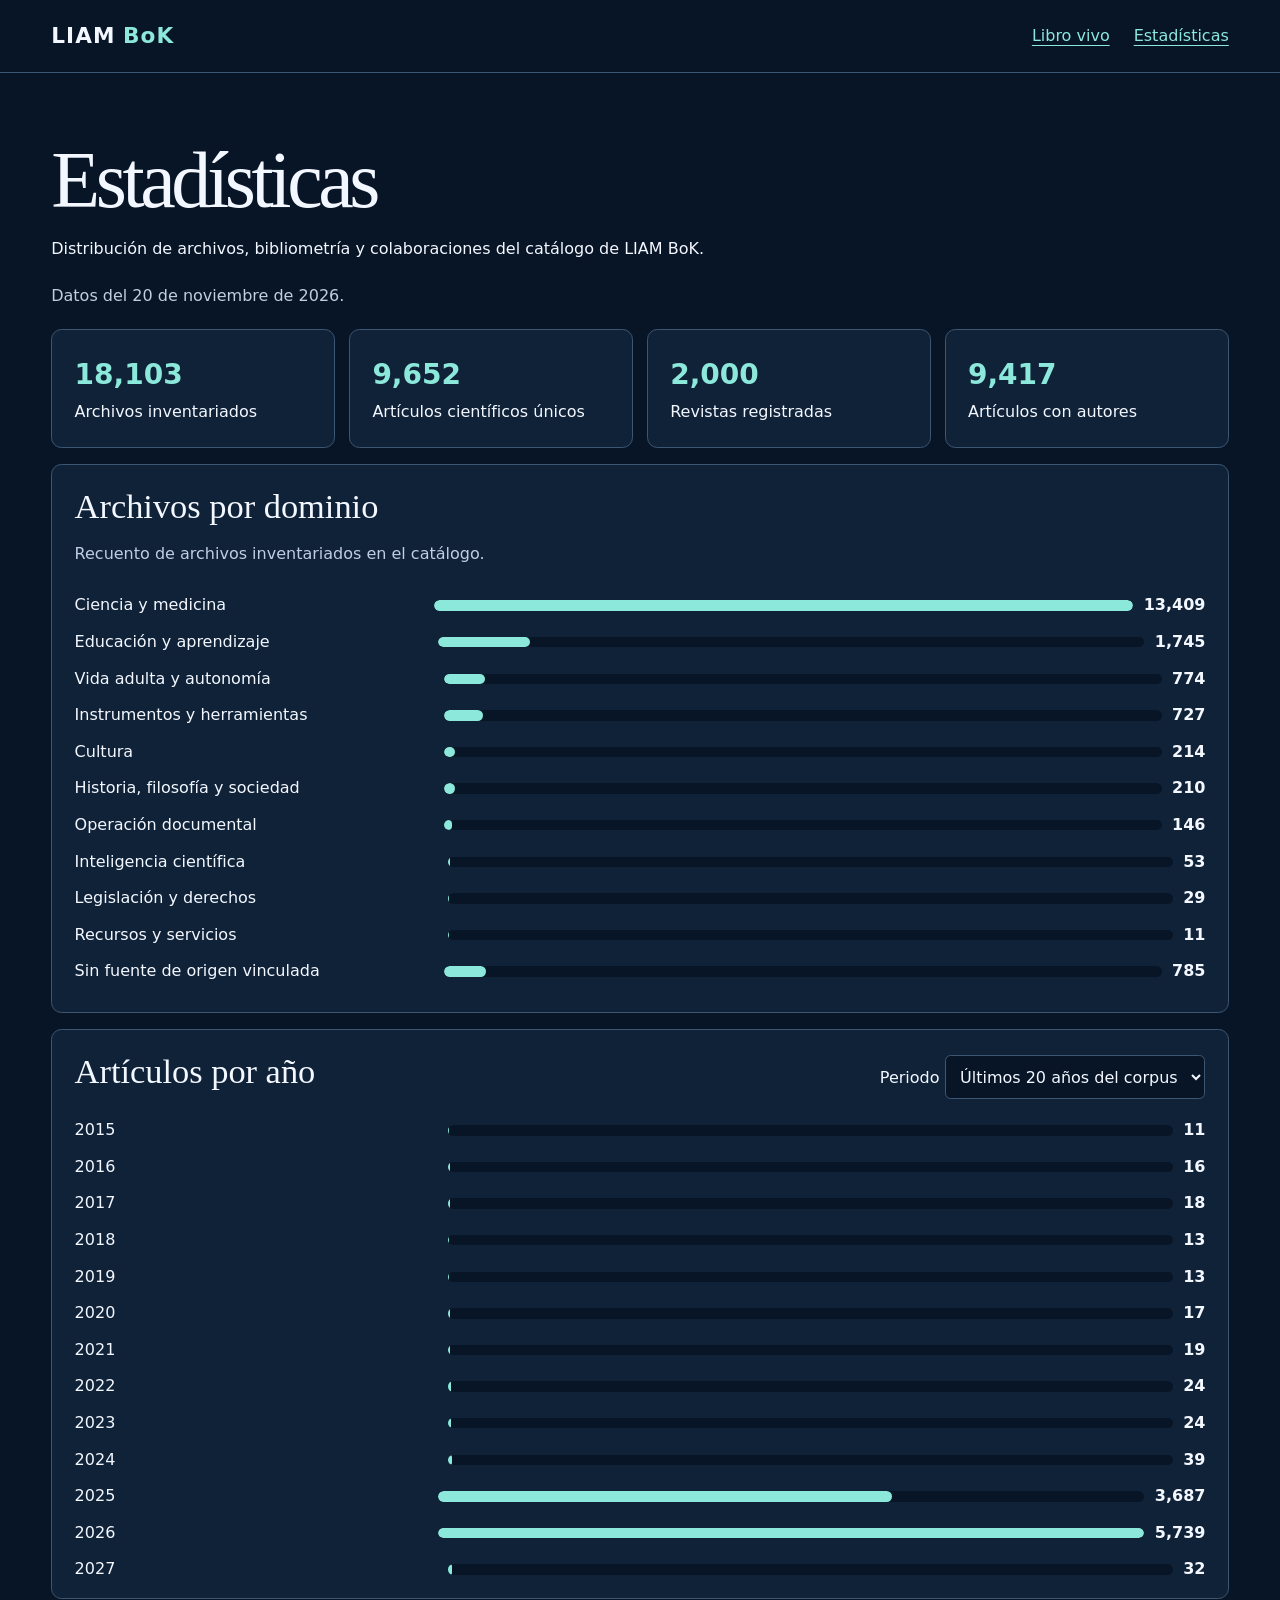
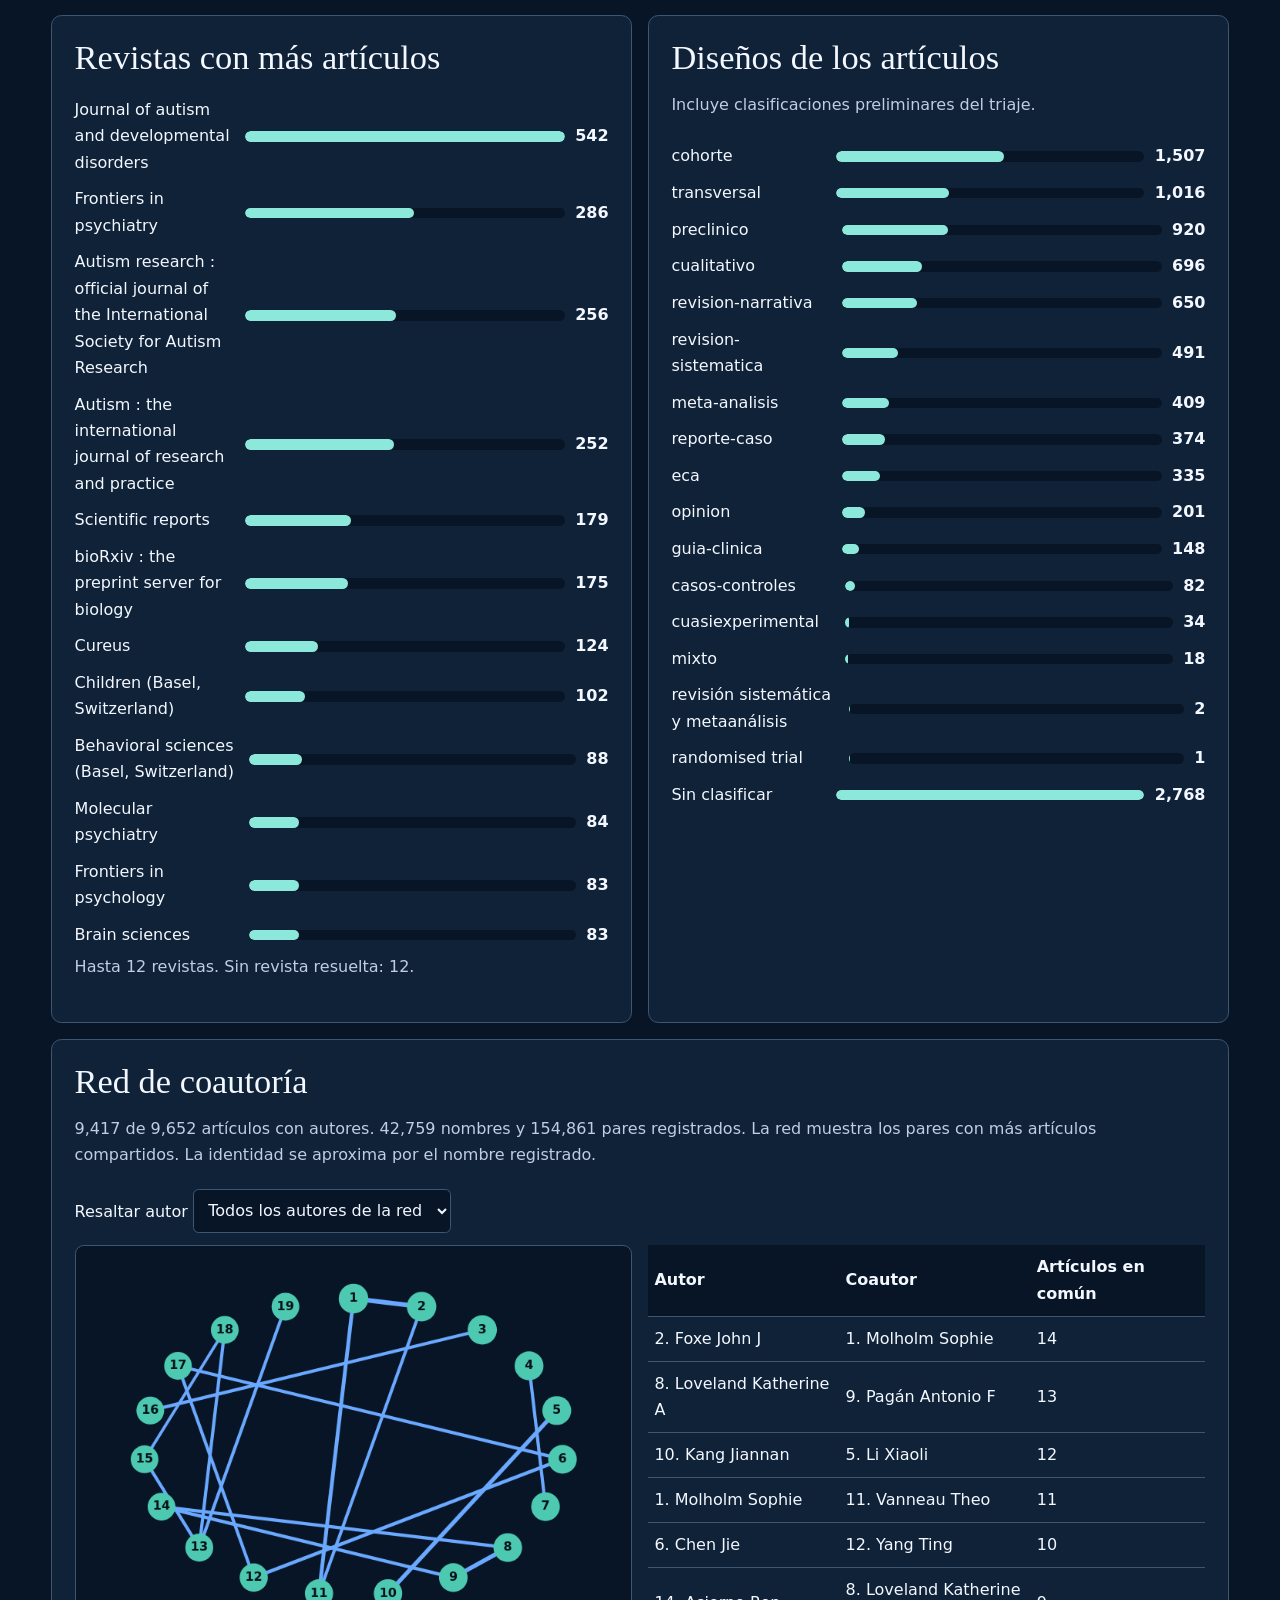
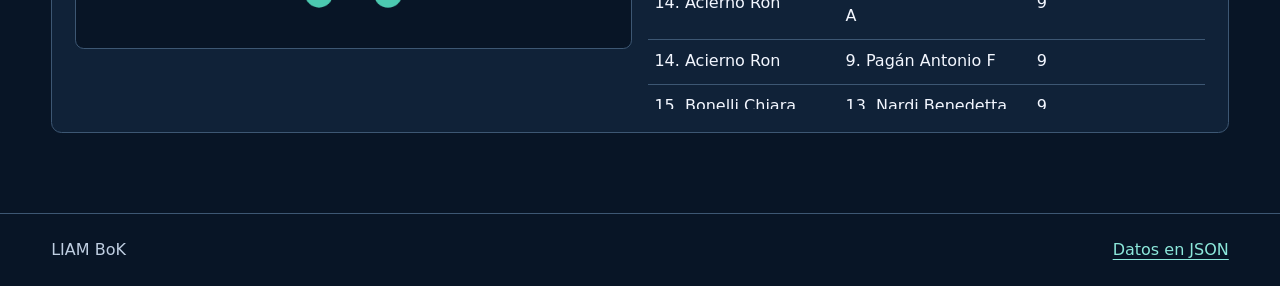
<file: estadisticas.html>
<!doctype html>
<html lang="es">
<head>
  <meta charset="utf-8">
  <meta name="viewport" content="width=device-width, initial-scale=1">
  <meta name="theme-color" content="#081526">
  <meta name="description" content="Estadísticas del catálogo de LIAM BoK y red de coautoría.">
  <title>Estadísticas | LIAM BoK</title>
  <link rel="stylesheet" href="styles.css?v=2">
  <link rel="stylesheet" href="estadisticas.css">
  <script src="estadisticas.js" defer></script>
</head>
<body>
  <a class="skip" href="#contenido">Saltar al contenido</a>
  <header class="masthead"><div class="shell bar">
    <a class="brand" href="./">LIAM <span>BoK</span></a>
    <nav aria-label="Navegación principal"><a href="./#libro">Libro vivo</a><a href="estadisticas.html" aria-current="page">Estadísticas</a></nav>
  </div></header>
  <main id="contenido" class="shell public-stats">
    <h1>Estadísticas</h1>
    <p>Distribución de archivos, bibliometría y colaboraciones del catálogo de LIAM BoK.</p>
    <p id="stats-date"></p>
    <noscript><p>Activa JavaScript para ver los gráficos o <a href="estadisticas.json">consulta los datos en JSON</a>.</p></noscript>
<section id="view-statistics" aria-label="Estadísticas">
      <p id="stats-status" role="status">Cargando estadísticas…</p>
      <div id="stats-kpis" class="kpis"></div>
      <article class="card">
        <h2>Archivos por dominio</h2>
        <p class="hint">Recuento de archivos inventariados en el catálogo.</p>
        <div id="stats-domains" class="stats-bars"></div>
      </article>
      <article class="card">
        <div class="stats-heading">
          <h2>Artículos por año</h2>
          <label>Periodo <select id="stats-period"><option value="20">Últimos 20 años del corpus</option><option value="all">Todos los años</option></select></label>
        </div>
        <div id="stats-years" class="stats-bars stats-scroll" tabindex="0" role="region" aria-label="Recuentos por año"></div>
      </article>
      <div class="grid-2 stats-grid">
        <article class="card"><h2>Revistas con más artículos</h2><div id="stats-journals" class="stats-bars"></div></article>
        <article class="card"><h2>Diseños de los artículos</h2><p class="hint">Incluye clasificaciones preliminares del triaje.</p><div id="stats-designs" class="stats-bars"></div></article>
      </div>
      <article class="card">
        <h2>Red de coautoría</h2>
        <p id="stats-network-note" class="hint"></p>
        <div id="stats-network" hidden>
          <label>Resaltar autor <select id="stats-author"></select></label>
          <div class="stats-network-grid">
            <canvas id="stats-graph" width="720" height="520" aria-hidden="true"></canvas>
            <div id="stats-pairs" class="table-wrap" tabindex="0" role="region" aria-label="Pares de coautores"></div>
          </div>
        </div>
      </article>
    </section>
  </main>
  <footer><div class="shell bar"><span>LIAM BoK</span><a href="estadisticas.json">Datos en JSON</a></div></footer>
</body>
</html>
</file>
<file: styles.css>
:root { color-scheme: dark; --navy: #081526; --panel: #102238; --line: #3d5773; --text: #f3f7ff; --muted: #bfcee1; --mint: #8ce8db; }
* { box-sizing: border-box; }
body { margin: 0; background: var(--navy); color: var(--text); font: 1rem/1.65 system-ui, sans-serif; }
a { color: var(--mint); text-underline-offset: .24em; }
a:hover { text-decoration-thickness: .14em; }
:focus-visible { outline: 3px solid #ffd96e; outline-offset: 4px; }
.skip { position: absolute; left: 1rem; top: .75rem; z-index: 3; padding: .6rem 1rem; background: var(--navy); transform: translateY(-180%); }
.skip:focus { transform: none; }
.shell { width: min(100% - clamp(2rem, 8vw, 7rem), 77rem); margin-inline: auto; }
.bar, nav, .actions { display: flex; flex-wrap: wrap; align-items: center; gap: .65rem 1.5rem; }
.bar { justify-content: space-between; min-height: 4.5rem; padding-block: .55rem; }
.masthead, footer { border-block-end: 1px solid var(--line); }
nav a, .bar a, .actions a { display: inline-flex; align-items: center; min-height: 2.75rem; }
.brand { gap: .35em; font-size: 1.35rem; letter-spacing: .05em; color: var(--text); font-weight: 750; text-decoration: none; }
.brand span, h1 span { color: var(--mint); }
.hero { position: relative; isolation: isolate; background: #0c2138; }
.hero-art, .hero::after { position: absolute; inset: 0; }
.hero-art img { display: block; width: 100%; height: 100%; object-fit: cover; object-position: 70% center; }
.hero::after { content: ""; background: linear-gradient(90deg, #081526 0%, #081526f5 28%, #081526e6 48%, transparent 77%); }
.hero-inner { display: grid; align-items: center; min-height: clamp(29rem, 59vw, 41rem); padding-block: clamp(3rem, 8vw, 6rem); }
.hero-copy { max-width: 48%; position: relative; z-index: 1; }
h1, h2 { font-family: Georgia, serif; font-weight: 400; line-height: 1.08; }
h1 { font-size: clamp(3rem, 8vw, 6.7rem); letter-spacing: -.055em; margin: 0; }
h2 { font-size: clamp(2rem, 4vw, 3rem); margin: 0 0 1rem; }
h3 { font-size: 1.22rem; margin: 0 0 .35rem; }
p { margin: 0 0 1.25rem; }
.hero-copy p { max-width: 29rem; font-size: clamp(1.12rem, 2.5vw, 1.4rem); margin: 1.4rem 0 1.8rem; }
.primary, .kofi, button { display: inline-flex; align-items: center; justify-content: center; min-height: 2.75rem; padding: .6rem 1rem; border-radius: .4rem; font: inherit; font-weight: 700; text-decoration: none; border: 1px solid transparent; }
.primary, button { background: var(--mint); color: #081526; }
button { cursor: pointer; }
button[hidden] { display: none; }
.kofi { padding: 0; }
.kofi img { display: block; width: min(100%, 11rem); height: auto; }
.primary:hover, .kofi:hover, button:hover { text-decoration: underline; }
.dedication { display: grid; grid-template-columns: auto 1fr; gap: clamp(.8rem, 4vw, 2rem); max-width: 54rem; padding-block: clamp(2.5rem, 7vw, 5rem); }
.dedication p, .area p { color: var(--muted); margin: 0; }
.dedication p + p { margin-top: 1rem; }
.infinity { color: var(--mint); font: 2rem/1.25 Georgia, serif; }
.section, .closing { border-top: 1px solid var(--line); padding-block: clamp(2.25rem, 6vw, 4rem); }
.topics { margin-block: 1.2rem; }
.topics a { padding-inline: .85rem; border: 1px solid var(--line); border-radius: .4rem; }
.area { padding-block: 1rem; max-width: 57rem; }
.closing { display: grid; grid-template-columns: minmax(0, 1.6fr) minmax(0, 1fr); gap: clamp(2rem, 7vw, 5rem); }
.citation { background: var(--panel); border-inline-start: .2rem solid var(--mint); padding: 1rem; overflow-wrap: anywhere; }
#estado-cita { margin: .5rem 0 0; color: var(--muted); }
footer { border-block-start: 1px solid var(--line); border-block-end: 0; color: var(--muted); }
@media (max-width: 64rem) {
  .hero-copy { max-width: 54%; }
  .hero::after { background: linear-gradient(90deg, #081526 0%, #081526f5 29%, #081526e6 52%, transparent 88%); }
  .hero-art img { object-position: 78% center; }
}
@media (max-width: 48rem) {
  .closing { grid-template-columns: minmax(0, 1fr); }
}
@media (max-width: 39rem) {
  .masthead .bar { align-items: start; flex-direction: column; gap: 0; padding-block: .4rem; }
  .masthead nav { gap: 0 .85rem; }
  .masthead nav a { font-size: .9rem; }
  .hero { background: var(--navy); }
  .hero-inner { min-height: auto; padding-block: clamp(10.5rem, 48vw, 16rem) 2.5rem; }
  .hero-copy { max-width: 30rem; }
  .hero-art, .hero::after { bottom: auto; height: clamp(12rem, 56vw, 19rem); }
  .hero-art img { object-position: 87% 38%; }
  .hero::after { background: linear-gradient(0deg, var(--navy), transparent 72%); }
  .hero h1 { font-size: clamp(2.65rem, 11vw, 4rem); }
  .hero-copy p { margin-block: 1rem 1.4rem; }
  .topics { display: grid; gap: .55rem; }
  .topics a { width: 100%; }
}
@media (prefers-reduced-motion: reduce) { *, *::before, *::after { scroll-behavior: auto !important; } }
</file>
<file: capitulo.css>
.chapter { padding-block: clamp(2.5rem, 7vw, 5rem); }
.chapter-heading { padding-bottom: clamp(1.8rem, 4vw, 3.2rem); border-bottom: 1px solid var(--line); }
.chapter-heading h1 { font-size: clamp(2.7rem, 7vw, 5.75rem); }
.chapter-label { color: var(--mint); font-weight: 650; margin-bottom: .7rem; }
.reading-layout { display: grid; grid-template-columns: minmax(11rem, 16rem) minmax(0, 72ch); gap: clamp(1.5rem, 5vw, 4rem); align-items: start; padding-top: 2.3rem; }
.chapter-toc { display: block; padding: 1rem 1.2rem; background: var(--panel); border: 1px solid var(--line); border-radius: .5rem; }
.chapter-toc h2 { font: 700 1rem/1.4 system-ui, sans-serif; margin: 0 0 .5rem; }
.chapter-toc ul { margin: 0; padding: 0; list-style: none; }
.chapter-toc a { display: flex; min-height: 2.4rem; }
.chapter-text { min-width: 0; font-size: clamp(1rem, 2vw, 1.125rem); line-height: 1.75; }
.chapter-text h2 { margin: 2.4rem 0 1rem; font-size: clamp(1.8rem, 4vw, 2.55rem); }
.chapter-text h3 { margin: 1.7rem 0 .65rem; }
.chapter-text blockquote { margin: 0 0 1.6rem; padding: .85rem 1rem; border-inline-start: .2rem solid var(--mint); background: var(--panel); }
.chapter-text blockquote p { margin: 0; }
.chapter-text li + li { margin-top: .5rem; }
.chapter-text code, .chapter-text a { overflow-wrap: anywhere; }
.chapter-text code { font-size: .88em; color: var(--muted); }
.chapter-text [id] { scroll-margin-top: 1.25rem; }
.chapter-text li:target { outline: 2px solid var(--mint); outline-offset: .3rem; }
.table-scroll { overflow-x: auto; margin-block: 1.25rem; }
.chapter-text table { border-collapse: collapse; min-width: 30rem; }
.chapter-text th, .chapter-text td { border: 1px solid var(--line); padding: .65rem .8rem; text-align: start; vertical-align: top; }
.chapter-text th { background: var(--panel); }
.chapter-text .references { list-style: none; padding: 0; }
.references li + li { margin-top: 1.3rem; }
.references p { margin: 0; padding-inline-start: 1.35rem; text-indent: -1.35rem; }
.references p + p { color: var(--muted); text-indent: 0; font-size: .92em; }
.chapter-text .epid-diagram { margin: 1.5rem 0; padding: clamp(.85rem, 3vw, 1.4rem); background: var(--panel); border: 1px solid var(--line); border-radius: .6rem; }
.epid-diagram li { list-style: none; }
.epid-diagram strong { color: var(--mint); }
.epid-diagram span { display: block; }
.chapter-text .epid-prevalence { padding-inline-start: clamp(1.1rem, 4vw, 2rem); }
.epid-prevalence li { position: relative; margin: 0; padding: 0 0 1rem 1.05rem; border-inline-start: 2px solid var(--line); }
.epid-prevalence li::before { content: ""; position: absolute; inset-inline-start: -.32rem; top: .52rem; width: .5rem; height: .5rem; border-radius: 50%; background: var(--mint); }
.chapter-text .epid-prevalence li + li { margin: 0; }
.epid-prevalence li:last-child { padding-bottom: 0; }
.epid-dsm, .epid-branches { display: grid; grid-template-columns: repeat(auto-fit, minmax(min(100%, 8rem), 1fr)); gap: .7rem; }
.epid-dsm li, .epid-branches > li { margin: 0; padding: .5rem .7rem; border: 1px solid var(--line); border-radius: .35rem; background: var(--navy); }
.chapter-text .epid-dsm li + li, .chapter-text .epid-branches > li + li { margin: 0; }
.epid-tree > p { color: var(--mint); font-weight: 700; margin: 0 0 .65rem; }
.chapter-text .epid-branches { grid-template-columns: repeat(auto-fit, minmax(min(100%, 12rem), 1fr)); padding: .85rem 0 0; margin: 0; border-top: 1px solid var(--line); }
.chapter-text .epid-branches ul { padding-inline-start: 1.15rem; margin-block: .3rem 0; }
.epid-branches ul li { list-style: disc; }
@media (min-width: 64.01rem) and (min-height: 34rem) {
  .chapter-toc { position: sticky; top: 1.25rem; max-height: calc(100vh - 2.5rem); overflow-y: auto; }
}
@media (max-width: 64rem) {
  .reading-layout { grid-template-columns: minmax(0, 72ch); justify-content: center; }
  .chapter-toc ul { display: grid; grid-template-columns: repeat(2, minmax(0, 1fr)); column-gap: 1rem; }
}
@media (max-width: 39rem) {
  .chapter-toc ul { grid-template-columns: minmax(0, 1fr); }
  .chapter-toc a { min-height: 2.75rem; }
  .chapter-text :is(ul, ol) { padding-inline-start: 1.35rem; }
}
</file>
<file: estadisticas.css>
.public-stats { padding-block: clamp(2rem, 5vw, 4rem); }
.public-stats h1 { font-size: clamp(2.8rem, 7vw, 5rem); margin-bottom: .8rem; }
.public-stats h2 { font-size: clamp(1.55rem, 3vw, 2.15rem); }
.public-stats .hint, #stats-date, #stats-status { color: var(--muted); }
.public-stats .kpis { display: grid; grid-template-columns: repeat(auto-fit, minmax(min(100%, 11rem), 1fr)); gap: .85rem; margin-bottom: 1rem; }
.public-stats .kpi, .public-stats .card { border: 1px solid var(--line); border-radius: .65rem; background: var(--panel); padding: clamp(.9rem, 2vw, 1.4rem); min-width: 0; }
.public-stats .card { margin-bottom: 1rem; }
.public-stats .kpi .value { font-size: 1.75rem; font-weight: 750; color: var(--mint); }
.stats-grid, .stats-network-grid { display: grid; grid-template-columns: repeat(2, minmax(0, 1fr)); gap: 1rem; }
.stats-heading { display: flex; justify-content: space-between; align-items: baseline; flex-wrap: wrap; gap: .6rem; }
.public-stats label { display: block; margin: 0 0 .8rem; }
.public-stats select { background: var(--navy); color: var(--text); font: inherit; border: 1px solid var(--line); border-radius: .35rem; padding: .4rem .65rem; min-height: 2.75rem; max-width: 100%; }
.stats-bars .bar-row { display: grid; grid-template-columns: minmax(6.5rem, 1fr) minmax(2rem, 2fr) max-content; gap: .65rem; align-items: center; padding-block: .32rem; }
.stats-bars .bar-row span { overflow-wrap: anywhere; }
.bar-track { height: .65rem; border-radius: .4rem; background: var(--navy); overflow: hidden; }
.bar-fill { height: 100%; border-radius: inherit; background: var(--mint); }
.stats-scroll, .public-stats .table-wrap { overflow: auto; max-height: 29rem; }
#stats-graph { display: block; width: 100%; height: auto; background: var(--navy); border: 1px solid var(--line); border-radius: .55rem; }
.public-stats table { width: 100%; border-collapse: collapse; }
.public-stats th, .public-stats td { padding: .55rem .4rem; text-align: start; border-bottom: 1px solid var(--line); overflow-wrap: anywhere; }
.public-stats th { position: sticky; top: 0; background: var(--navy); }
@media (max-width: 58rem) { .stats-grid, .stats-network-grid { grid-template-columns: minmax(0, 1fr); } }
@media (max-width: 28rem) {
  .stats-bars .bar-row { grid-template-columns: minmax(0, 1fr) minmax(1.4rem, .55fr) max-content; }
  .public-stats th, .public-stats td { font-size: .9rem; }
}
</file>
